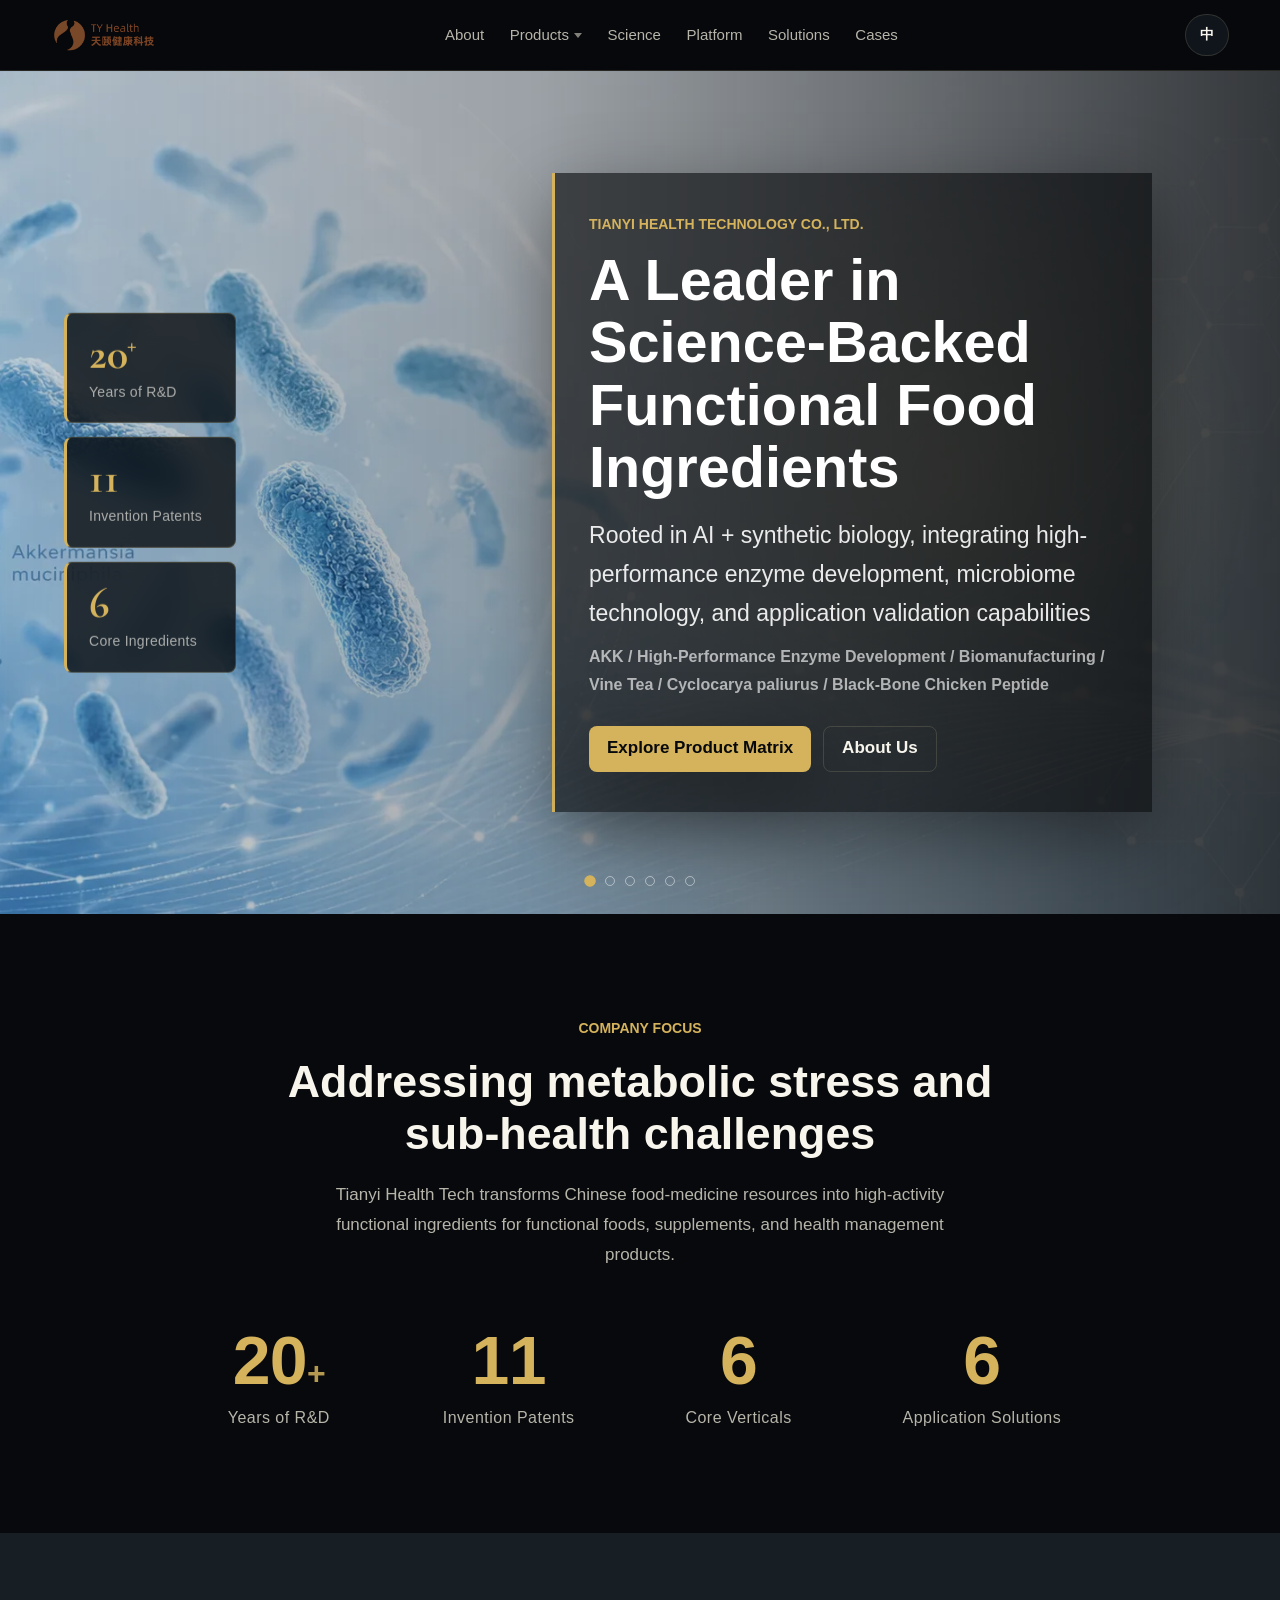
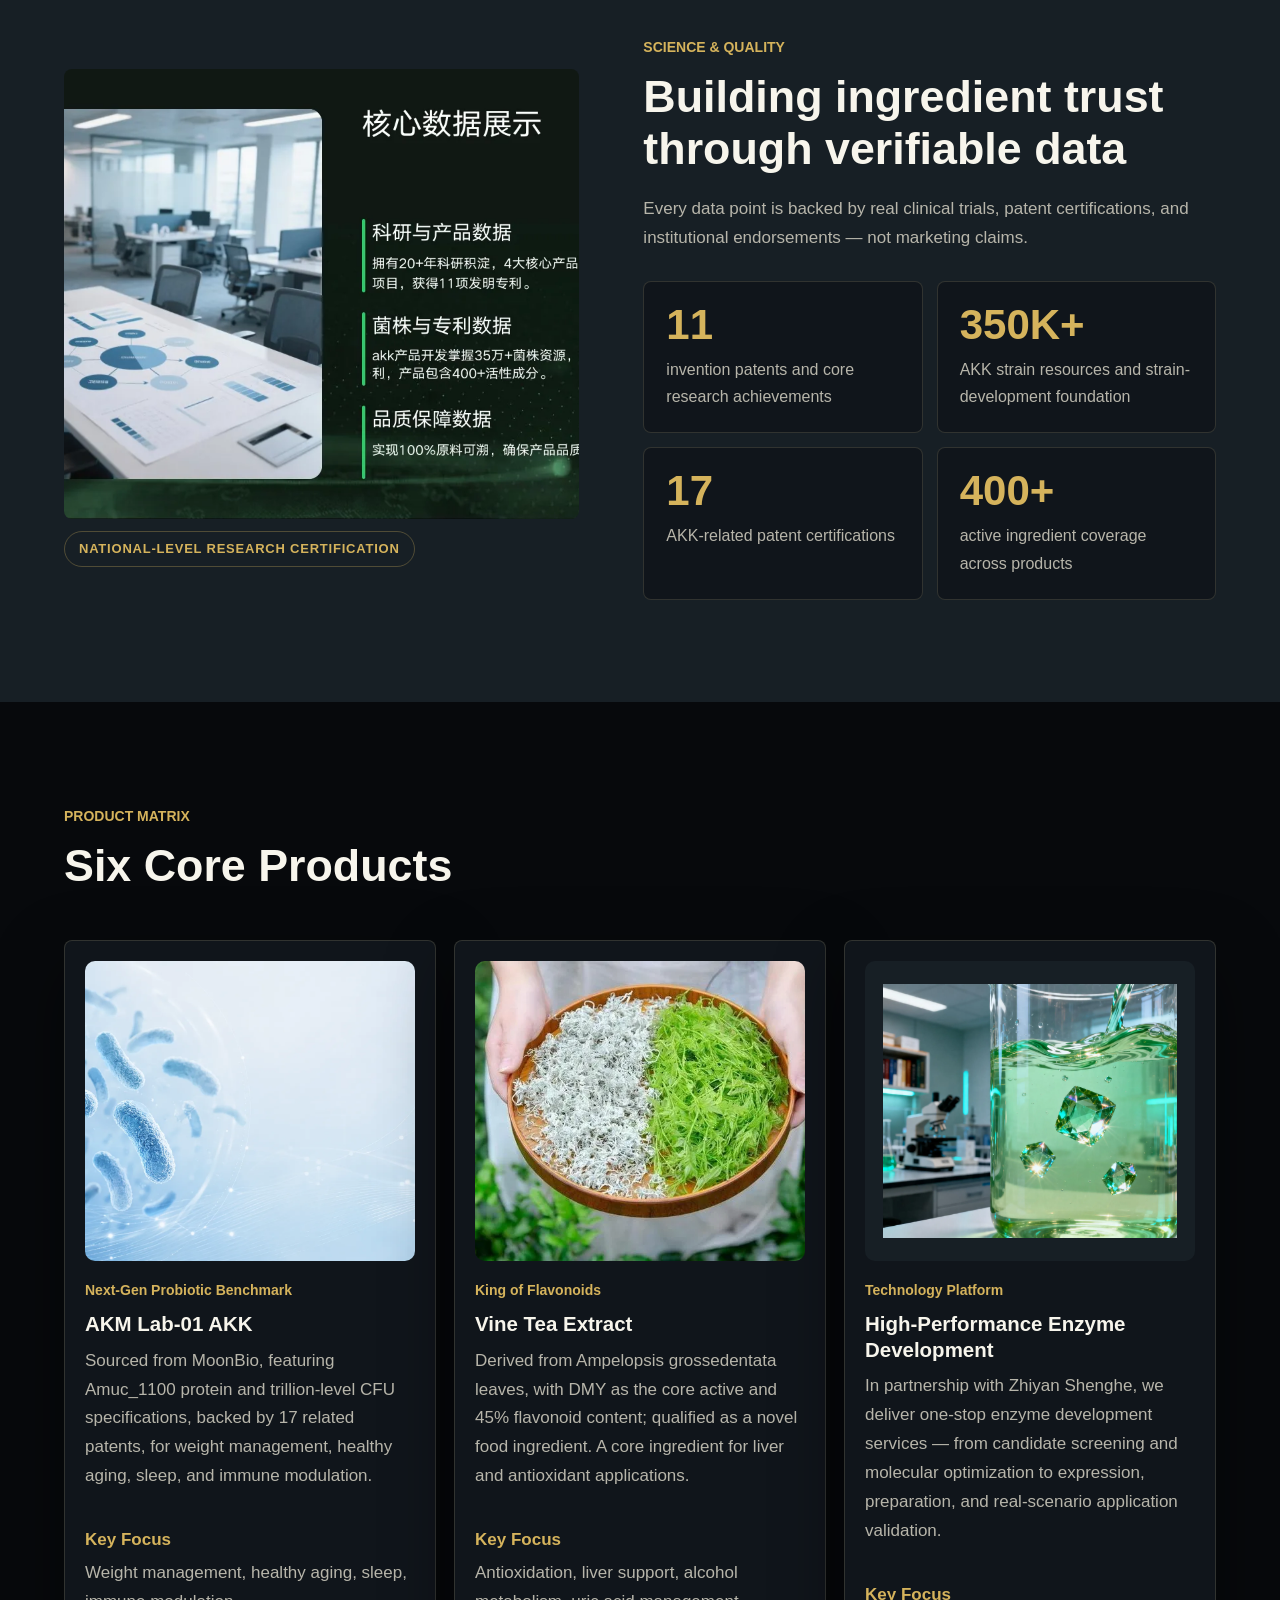
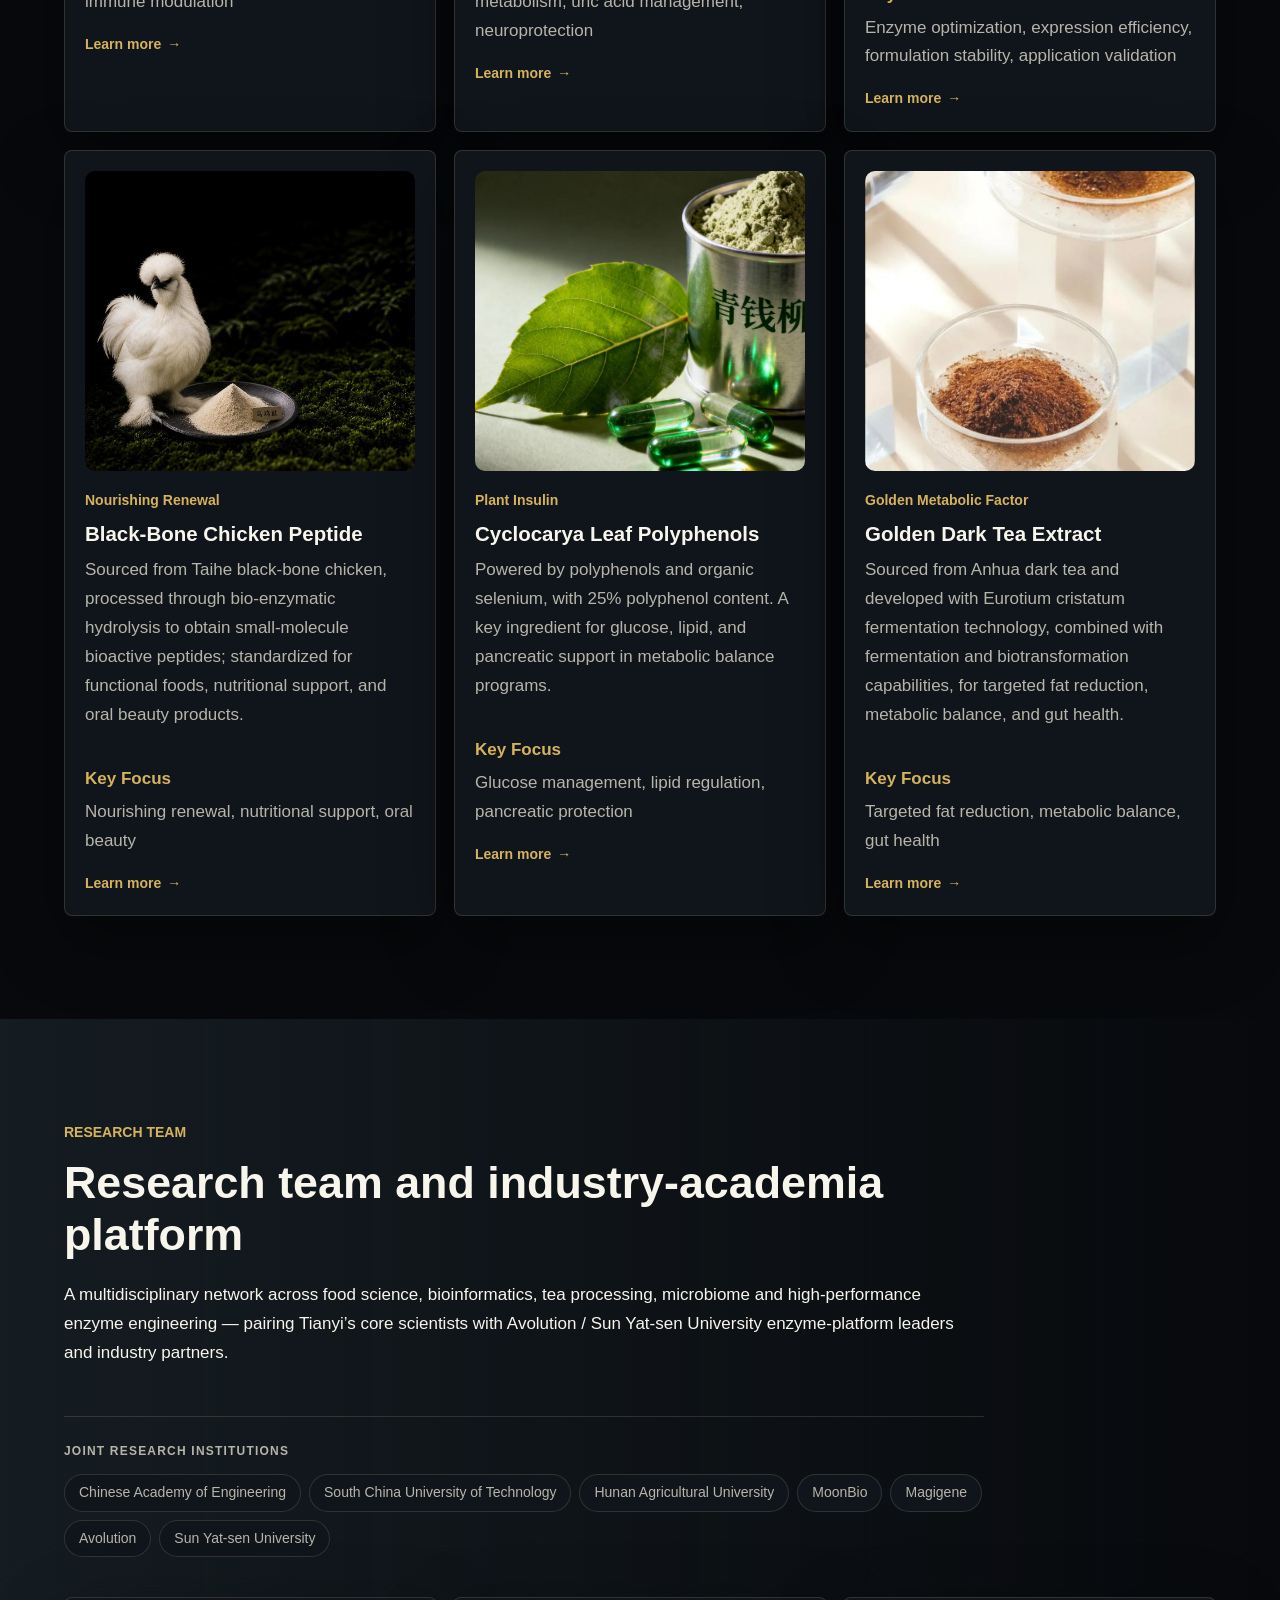
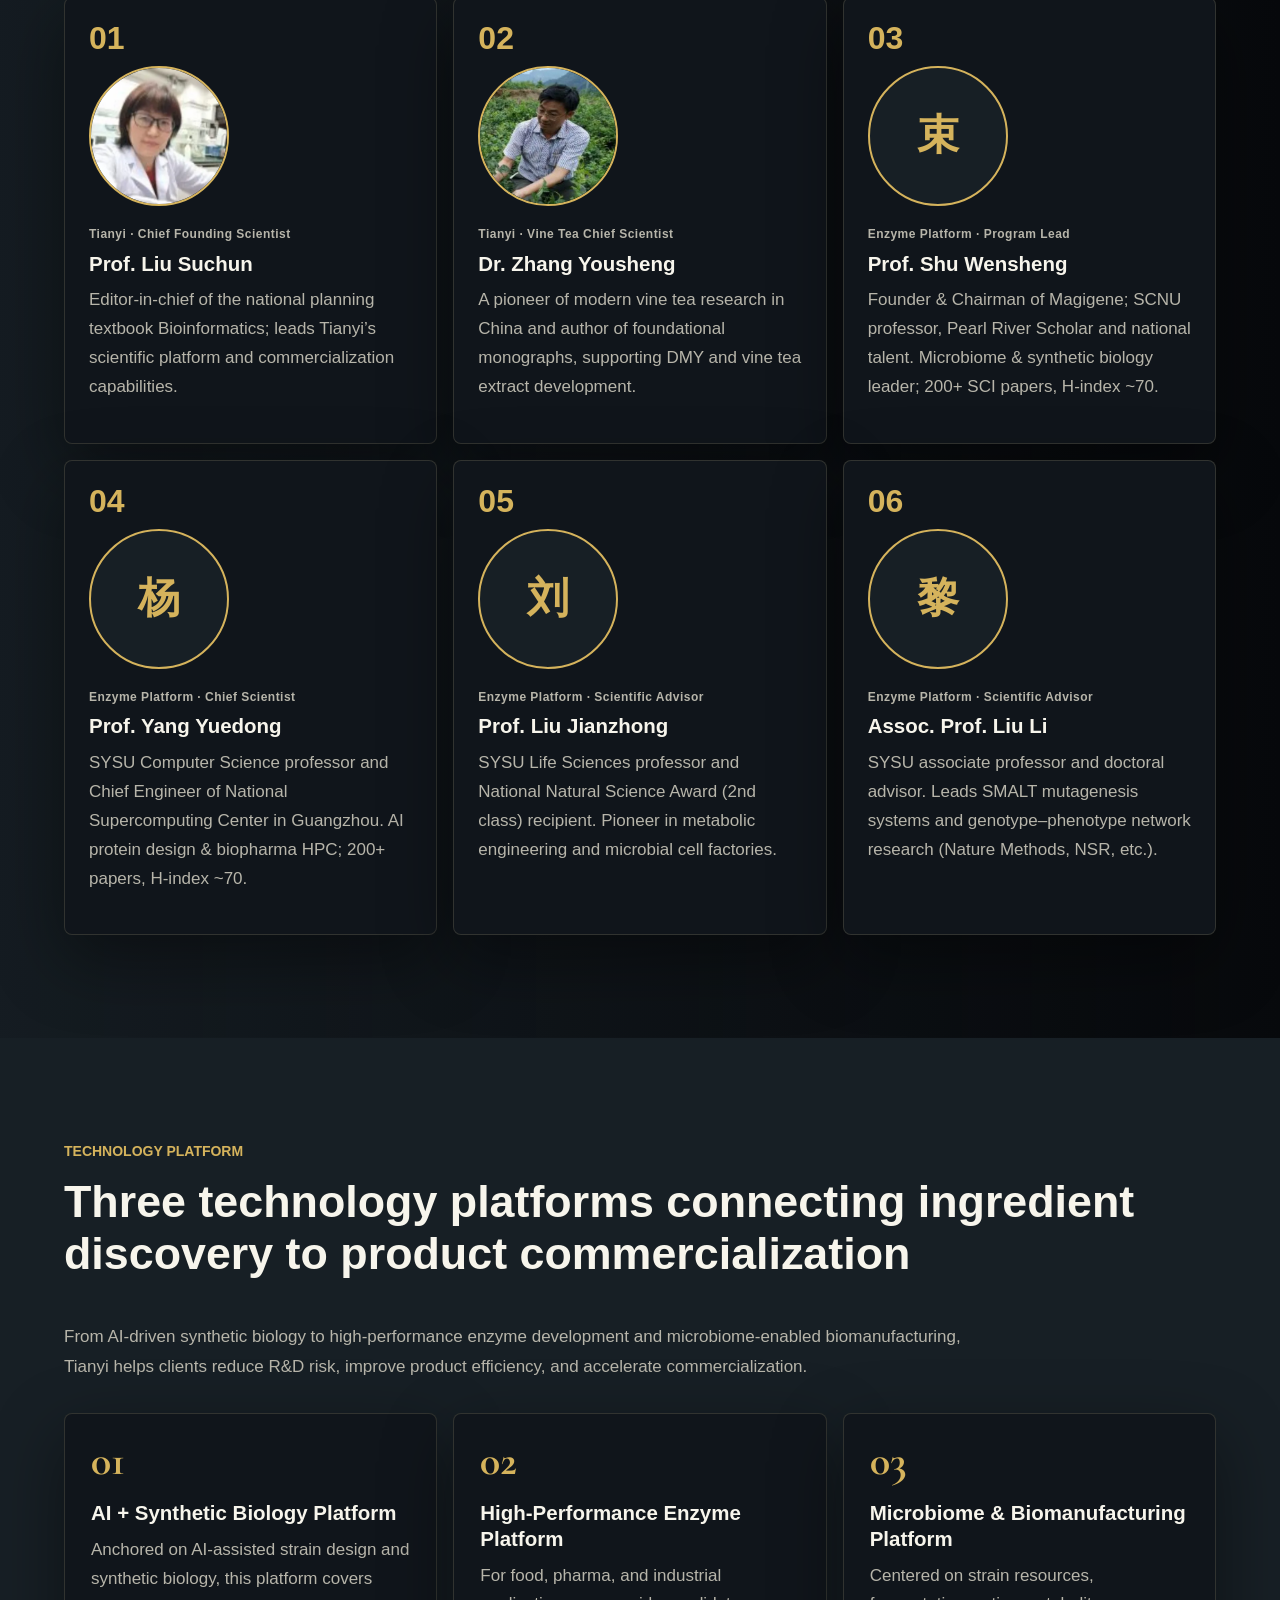
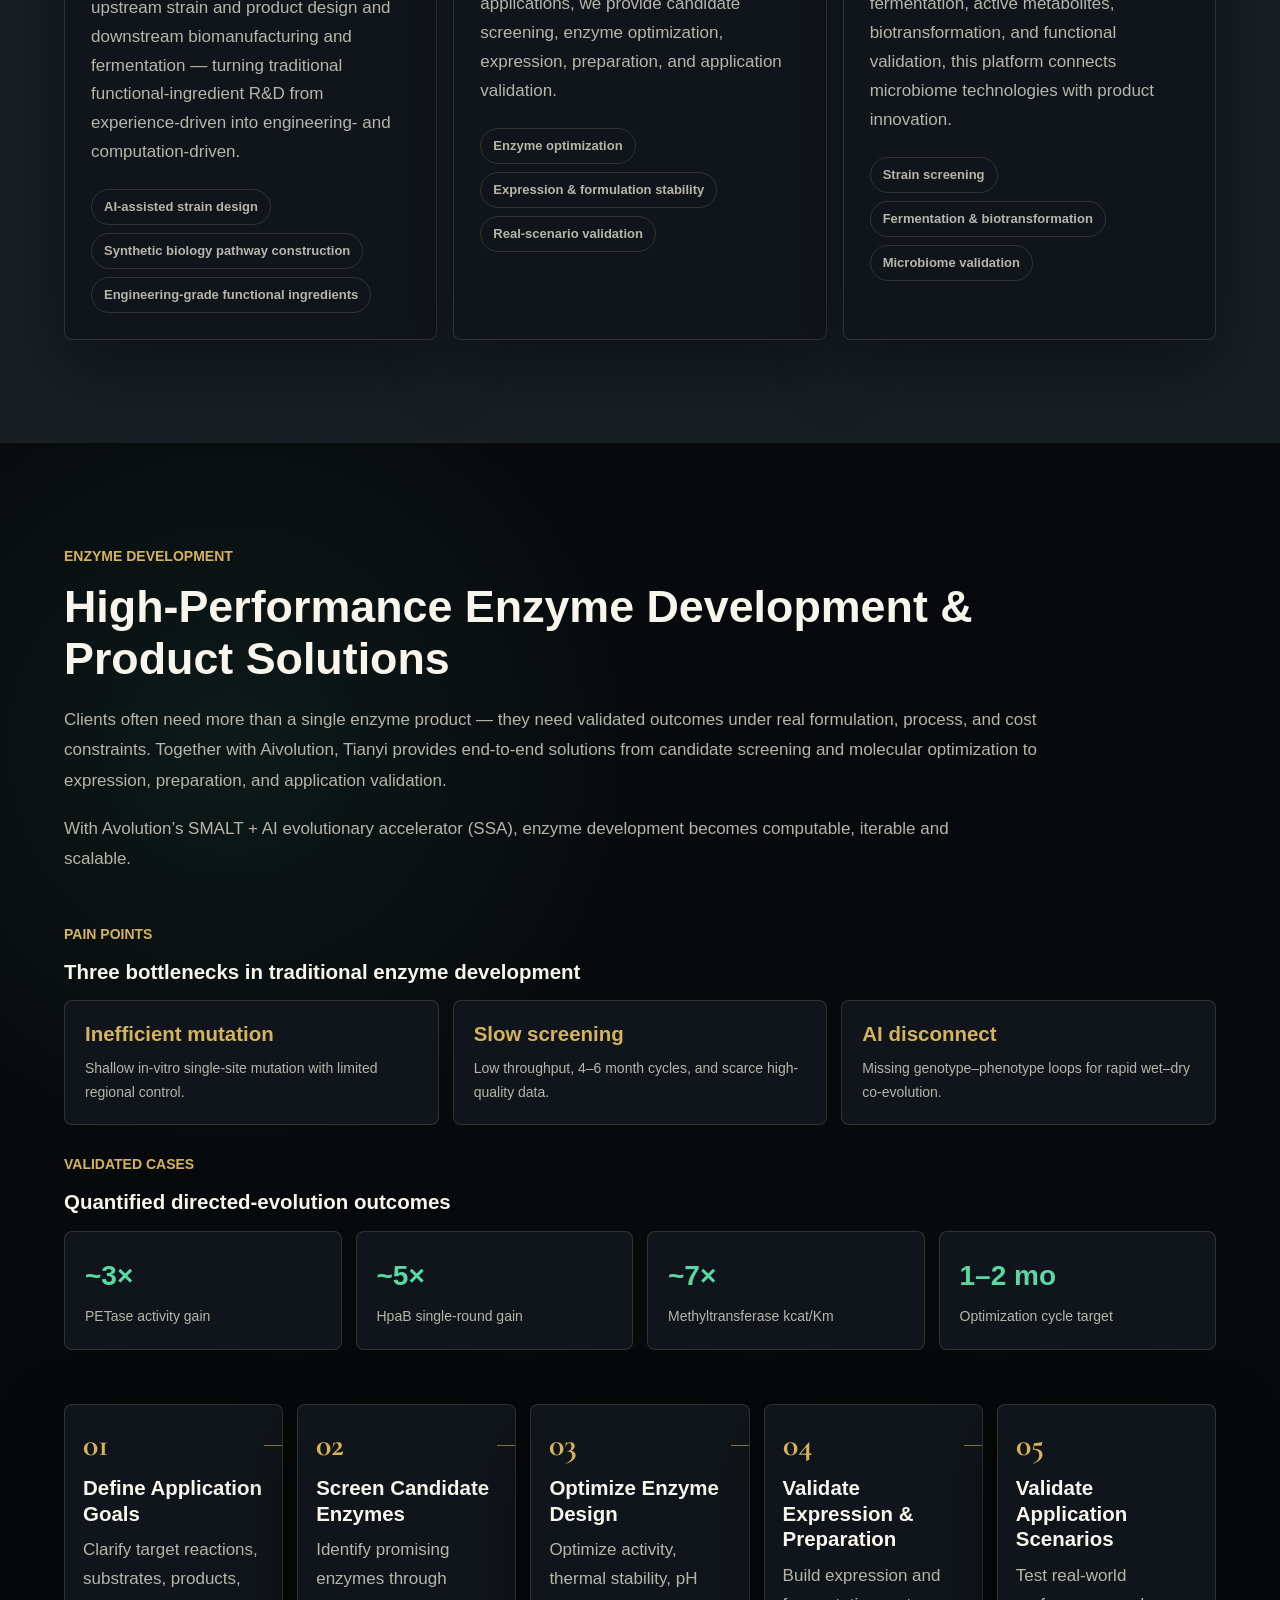
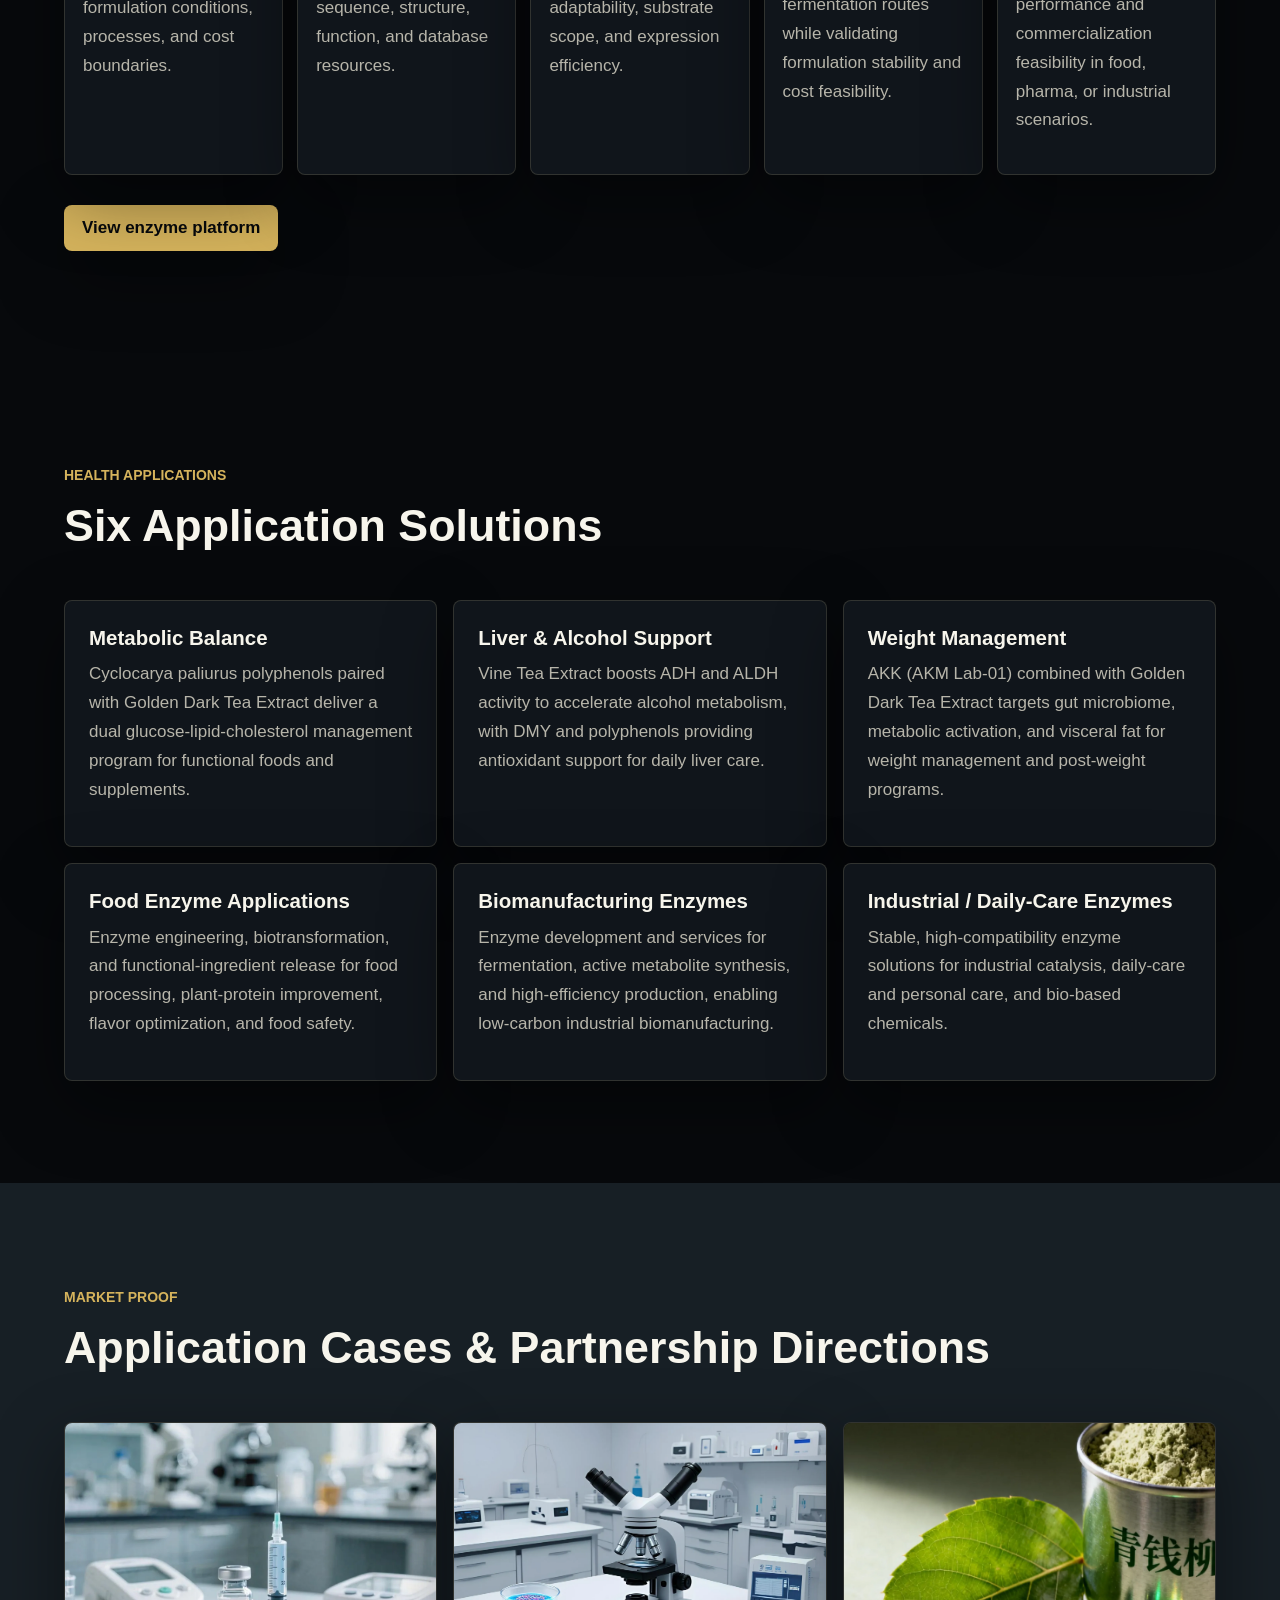
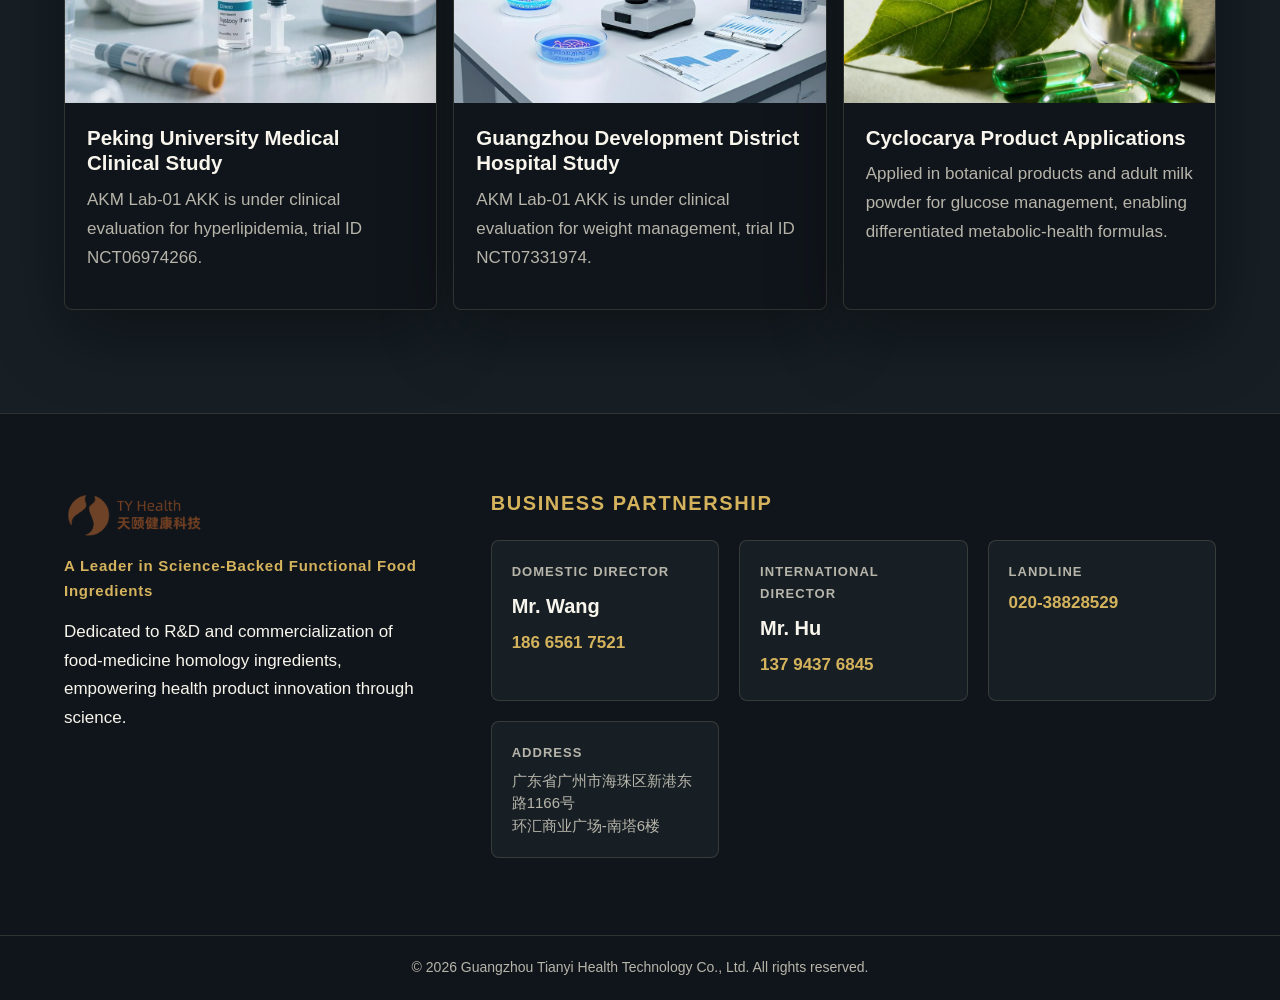
<file: index.html>
<!doctype html>
<html lang="zh-CN">
<head>
  <meta charset="utf-8">
  <meta name="viewport" content="width=device-width, initial-scale=1">
  <title>天颐健康科技 - 科技功能食品与生物制造解决方案平台</title>
  <meta name="description" content="天颐健康科技以AI+合成生物为根基，融合高性能酶开发、微生态技术、生物制造与应用验证能力，提供功能食品、营养健康、健康管理、医药与工业解决方案。">
  <meta name="keywords" content="天颐健康科技,药食同源,功能原料,功能食品,AI合成生物,合成生物,高性能酶开发,酶工程,生物制造,微生物与生物制造,食品酶,工业酶,日化酶,藤茶,藤茶提取物,二氢杨梅素,金花黑茶,金花黑茶提取物,青钱柳,青钱柳叶多酚,乌鸡肽,乌鸡,AKK菌,二代益生菌,代谢健康,三高调理,护肝解酒,体重管理">
  <meta name="robots" content="index, follow">
  <link rel="canonical" href="https://www.tyhealthtech.com/">
  <meta property="og:title" content="天颐健康科技 - 科技功能食品与生物制造解决方案平台">
  <meta property="og:description" content="以AI+合成生物为根基，融合高性能酶开发、微生态技术、生物制造与应用验证能力。">
  <meta property="og:url" content="https://www.tyhealthtech.com/">
  <meta property="og:type" content="website">
  <meta property="og:site_name" content="天颐健康科技">
  <meta property="og:locale" content="zh_CN">
  <meta name="twitter:card" content="summary_large_image">
  <meta name="twitter:title" content="天颐健康科技 - 科技功能食品与生物制造解决方案平台">
  <meta name="twitter:description" content="以AI+合成生物为根基，融合高性能酶开发、微生态技术、生物制造与应用验证能力。">
  <script type="application/ld+json">
  {
    "@context": "https://schema.org",
    "@type": "Organization",
    "name": "天颐健康科技",
    "alternateName": "Guangzhou Tianyi Health Technology",
    "url": "https://www.tyhealthtech.com/",
    "description": "科技功能食品与生物制造解决方案平台，融合AI+合成生物、高性能酶开发、微生态技术与应用验证能力",
    "address": {
      "@type": "PostalAddress",
      "streetAddress": "新港东路1166号环汇商业广场-南塔6楼",
      "addressLocality": "广州",
      "addressRegion": "广东",
      "postalCode": "510308",
      "addressCountry": "CN"
    },
    "contactPoint": [
      {
        "@type": "ContactPoint",
        "telephone": "+86-18665617521",
        "contactType": "sales",
        "contactOption": "TollFree",
        "areaServed": "CN",
        "availableLanguage": ["Chinese", "English"]
      },
      {
        "@type": "ContactPoint",
        "telephone": "+86-20-38828529",
        "contactType": "customer service",
        "contactOption": "TollFree",
        "areaServed": "CN",
        "availableLanguage": ["Chinese", "English"]
      }
    ]
  }
  </script>
  <link rel="icon" type="image/x-icon" href="/favicon.ico?v=20260531">
  <link rel="icon" type="image/png" sizes="16x16" href="assets/favicon-16.png?v=20260531">
  <link rel="icon" type="image/png" sizes="32x32" href="assets/favicon-32.png?v=20260531">
  <link rel="icon" type="image/png" sizes="48x48" href="assets/favicon-48.png?v=20260531">
  <link rel="apple-touch-icon" sizes="180x180" href="assets/favicon-180.png?v=20260531">
  <link rel="manifest" href="/site.webmanifest">
  <link rel="preconnect" href="https://fonts.googleapis.com">
  <link rel="preconnect" href="https://fonts.gstatic.com" crossorigin>
  <link href="https://fonts.googleapis.com/css2?family=Cormorant+Garamond:wght@400;600;700&family=DM+Sans:wght@300;400;500;700&display=swap" rel="stylesheet">
  <link rel="stylesheet" href="styles.css?v=20260714c"></link>
</head>
<body data-lang="zh">
  <header class="site-header">
    <a class="brand" href="#top" aria-label="天颐健康科技">
      <img class="brand-logo" src="assets/tianyi-logo-full.png?v=20260526" alt="天颐健康科技 Logo">
      <span class="brand-name" data-i18n="brand.name">天颐健康科技</span>
    </a>
    <nav class="nav">
      <a href="#about" data-i18n="nav.about">企业介绍</a>
      <div class="nav-item has-dropdown">
        <a href="#products" data-i18n="nav.products" class="nav-parent" aria-haspopup="true">产品矩阵</a>
        <div class="nav-dropdown" role="menu">
          <a href="products/akk.html" role="menuitem" data-i18n="nav.p.akk">AKM Lab-01 AKK 菌</a>
          <a href="products/tengcha.html" role="menuitem" data-i18n="nav.p.tengcha">藤茶提取物</a>
          <a href="products/enzyme.html" role="menuitem" data-i18n="nav.p.enzyme">高性能酶开发</a>
          <a href="products/wujitai.html" role="menuitem" data-i18n="nav.p.wujitai">乌鸡肽</a>
          <a href="products/qingqianliu.html" role="menuitem" data-i18n="nav.p.qingqianliu">青钱柳叶多酚</a>
          <a href="products/jinhuahongcha.html" role="menuitem" data-i18n="nav.p.jinhua">金花黑茶提取物</a>
        </div>
      </div>
      <a href="#science" data-i18n="nav.science">科研实力</a>
      <a href="#platform" data-i18n="nav.platform">技术平台</a>
      <a href="#solutions" data-i18n="nav.solutions">应用方案</a>
      <a href="#cases" data-i18n="nav.cases">市场案例</a>
    </nav>
    <div class="header-actions">
      <button class="lang-toggle" type="button" aria-label="Switch language" data-lang-toggle>EN</button>
    </div>
  </header>

  <main id="top">
    <!-- ① HERO -->
    <section class="hero" id="hero">
      <div class="hero-carousel" aria-hidden="true">
        <div class="hero-slide active" style="background-image:url('assets/AKK.webp?v=20260613')" fetchpriority="high"></div>
        <div class="hero-slide" style="background-image:url('assets/hero-tengcha-product.webp?v=20260613')"></div>
        <div class="hero-slide" style="background-image:url('assets/hero-slide-p04.webp?v=20260613')"></div>
        <div class="hero-slide" style="background-image:url('assets/hero-wujitai.webp?v=20260613')"></div>
        <div class="hero-slide" style="background-image:url('assets/hero-slide-p31.webp?v=20260613')"></div>
        <div class="hero-slide" style="background-image:url('assets/p13_01.webp?v=20260613')"></div>
      </div>
      <div class="hero-dots">
        <button class="hero-dot active" data-index="0" aria-label="第1张"></button>
        <button class="hero-dot" data-index="1" aria-label="第2张"></button>
        <button class="hero-dot" data-index="2" aria-label="第3张"></button>
        <button class="hero-dot" data-index="3" aria-label="第4张"></button>
        <button class="hero-dot" data-index="4" aria-label="第5张"></button>
        <button class="hero-dot" data-index="5" aria-label="第6张"></button>
      </div>
      <div class="hero-stats" aria-hidden="true">
        <div class="hero-stat">
          <span class="hero-stat-num">20<span class="hero-stat-sup" data-i18n="hero.stat1.sup">+</span></span>
          <span class="hero-stat-label" data-i18n="hero.stat1.label">年科研积淀</span>
        </div>
        <div class="hero-stat">
          <span class="hero-stat-num">11</span>
          <span class="hero-stat-label" data-i18n="hero.stat2.label">项发明专利</span>
        </div>
        <div class="hero-stat">
          <span class="hero-stat-num">6</span>
          <span class="hero-stat-label" data-i18n="hero.stat3.label">大核心原料</span>
        </div>
      </div>
      <div class="hero-copy">
        <p class="eyebrow" data-i18n="hero.eyebrow">天颐健康科技有限公司</p>
        <h1 data-i18n="hero.title">科技功能食品与生物制造解决方案平台</h1>
        <p class="lead" data-i18n="hero.lead">以AI+合成生物为根基，融合高性能酶开发、微生态技术与应用验证能力</p>
        <p class="hero-line" data-i18n="hero.line">AKK 菌 / 高性能酶开发 / 生物制造 / 藤茶 / 青钱柳 / 乌鸡肽</p>
        <div class="hero-actions">
          <a class="primary-btn" href="#products" data-i18n="hero.cta">查看产品矩阵</a>
          <a class="ghost-btn" href="#platform" data-i18n="hero.cta2">了解技术平台</a>
        </div>
      </div>
    </section>

    <!-- ② ABOUT / COMPANY -->
    <section class="about" id="about">
      <p class="section-kicker" data-i18n="about.kicker">Company Focus</p>
      <h2 data-i18n="about.title">从功能原料到产业解决方案，构建健康产品创新平台</h2>
      <p class="about-desc" data-i18n="about.desc">天颐健康科技专注中国药食同源资源的现代化开发，并融合高性能酶开发、微生态技术、生物制造与应用验证能力，为功能食品、营养补充剂、健康管理、医药与工业客户提供从核心原料到产业化产品的一站式解决方案。</p>
      <div class="about-stats">
        <div class="about-stat">
          <span class="about-stat-num">20<small data-i18n="about.unit1">+</small></span>
          <span class="about-stat-label" data-i18n="about.stat1">年科研积淀</span>
        </div>
        <div class="about-stat">
          <span class="about-stat-num">11<small data-i18n="about.unit2">项</small></span>
          <span class="about-stat-label" data-i18n="about.stat2">发明专利</span>
        </div>
        <div class="about-stat">
          <span class="about-stat-num">6</span>
          <span class="about-stat-label" data-i18n="about.stat3">大核心赛道</span>
        </div>
        <div class="about-stat">
          <span class="about-stat-num">6<small data-i18n="about.unit3">大</small></span>
          <span class="about-stat-label" data-i18n="about.stat4">应用方案</span>
        </div>
      </div>
    </section>

    <!-- ③ SCIENCE / DATA -->
    <section class="data-band" id="science">
      <div class="data-image">
        <img src="assets/page_06.webp?v=20260613" alt="核心数据展示" width="800" height="450" loading="lazy">
        <div class="data-image-badge">
          <span data-i18n="science.badge.label">国家级科研认证</span>
        </div>
      </div>
      <div class="data-copy">
        <p class="section-kicker" data-i18n="science.kicker">Science &amp; Quality</p>
        <h2 data-i18n="science.title">用可验证数据与平台能力建立产业信任</h2>
        <p class="data-intro" data-i18n="science.intro">每一项数据背后都是真实的临床试验、专利认证与科研机构背书，而非营销话术。</p>
        <ul class="data-list">
          <li>
            <div class="data-num-row">
              <strong data-i18n="science.num1">11</strong><span class="unit" data-i18n="science.unit1">项</span>
            </div>
            <span data-i18n="science.stat1">发明专利与核心科研成果积累</span>
          </li>
          <li>
            <div class="data-num-row">
              <strong data-i18n="science.num2">35</strong><span class="unit" data-i18n="science.unit2">万+</span>
            </div>
            <span data-i18n="science.stat2">AKK 菌株资源与菌种开发基础</span>
          </li>
          <li>
            <div class="data-num-row">
              <strong data-i18n="science.num3">17</strong><span class="unit" data-i18n="science.unit3">项</span>
            </div>
            <span data-i18n="science.stat3">AKK 相关专利认证</span>
          </li>
          <li>
            <div class="data-num-row">
              <strong data-i18n="science.num4">400</strong><span class="unit" data-i18n="science.unit4">+</span>
            </div>
            <span data-i18n="science.stat4">产品活性成分覆盖</span>
          </li>
        </ul>
      </div>
    </section>

    <!-- ④ PRODUCTS -->
    <section class="products" id="products">
      <div class="section-head">
        <div>
          <p class="section-kicker" data-i18n="products.kicker">Product Matrix</p>
          <h2 data-i18n="products.title">六大核心产品，支撑多场景健康产品创新</h2>
        </div>
      </div>
      <div class="product-grid">
        <article class="product-card">
          <a href="products/akk.html" class="product-card-link">
          <img src="assets/AKK.webp?v=20260613" alt="AKK 菌益生菌" width="400" height="300" loading="lazy">
          <span class="tag" data-i18n="products.card1.tag">二代益生菌标杆</span>
          <h3 data-i18n="products.card1.title">AKM Lab-01 AKK 菌</h3>
          <p data-i18n="products.card1.text">来源于慕恩生物，核心成分 Amuc_1100 蛋白，规格达万亿级 CFU，17 项相关专利支撑，覆盖减重、抗衰、睡眠与免疫调节。</p>
          </a>
          <dl>
            <div><dt data-i18n="products.direction">核心方向</dt><dd data-i18n="products.card1.direction">减重管理、抗衰老、睡眠、免疫调节</dd></div>
          </dl>
          <a class="card-link" href="products/akk.html" data-i18n="products.more">了解详情</a>
        </article>
        <article class="product-card">
          <a href="products/tengcha.html" class="product-card-link">
          <img src="assets/hero-tengcha-product.webp?v=20260613" alt="藤茶提取物" width="400" height="300" loading="lazy">
          <span class="tag" data-i18n="products.card2.tag">黄酮之王</span>
          <h3 data-i18n="products.card2.title">藤茶提取物</h3>
          <p data-i18n="products.card2.text">来源于显齿蛇葡萄叶，核心成分二氢杨梅素 DMY，黄酮含量达 45%，具备新食品原料资质，护肝解酒与抗氧化方向核心原料。</p>
          </a>
          <dl>
            <div><dt data-i18n="products.direction">核心方向</dt><dd data-i18n="products.card2.direction">抗氧化、护肝解酒、尿酸管理、神经保护</dd></div>
          </dl>
          <a class="card-link" href="products/tengcha.html" data-i18n="products.more">了解详情</a>
        </article>
        <article class="product-card">
          <a href="products/enzyme.html" class="product-card-link">
          <img class="contain-image" src="assets/p04_03.webp?v=20260613" alt="高性能酶开发" width="400" height="300" loading="lazy">
          <span class="tag" data-i18n="products.card3.tag">技术平台</span>
          <h3 data-i18n="products.card3.title">高性能酶开发</h3>
          <p data-i18n="products.card3.text">联合智演生合，围绕食品、医药与工业真实场景，提供从酶筛选、分子优化、表达制备到应用验证的一站式开发服务。</p>
          </a>
          <dl>
            <div><dt data-i18n="products.direction">核心方向</dt><dd data-i18n="products.card3.direction">酶分子优化、表达效率、制剂稳定性、应用验证</dd></div>
          </dl>
          <a class="card-link" href="products/enzyme.html" data-i18n="products.more">了解详情</a>
        </article>
        <article class="product-card">
          <a href="products/wujitai.html" class="product-card-link">
          <img src="assets/hero-wujitai.webp?v=20260613" alt="乌鸡肽" width="400" height="300" loading="lazy">
          <span class="tag" data-i18n="products.card4.tag">滋补焕新</span>
          <h3 data-i18n="products.card4.title">乌鸡肽</h3>
          <p data-i18n="products.card4.text">以泰和乌鸡为原料，通过生物酶解工艺获取小分子活性肽，规格化制备，适配功能性食品、营养支持与口服美容产品。</p>
          </a>
          <dl>
            <div><dt data-i18n="products.direction">核心方向</dt><dd data-i18n="products.card4.direction">滋补焕新、营养支持、口服美容</dd></div>
          </dl>
          <a class="card-link" href="products/wujitai.html" data-i18n="products.more">了解详情</a>
        </article>
        <article class="product-card">
          <a href="products/qingqianliu.html" class="product-card-link">
          <img src="assets/p31_03.webp?v=20260613" alt="青钱柳叶多酚" width="400" height="300" loading="lazy">
          <span class="tag" data-i18n="products.card5.tag">植物胰岛素</span>
          <h3 data-i18n="products.card5.title">青钱柳叶多酚</h3>
          <p data-i18n="products.card5.text">核心成分为多酚与有机硒，多酚含量达 25%，用于血糖管理、血脂调节与胰岛功能保护，是三高调理方向的关键原料。</p>
          </a>
          <dl>
            <div><dt data-i18n="products.direction">核心方向</dt><dd data-i18n="products.card5.direction">血糖管理、血脂调节、胰岛保护</dd></div>
          </dl>
          <a class="card-link" href="products/qingqianliu.html" data-i18n="products.more">了解详情</a>
        </article>
        <article class="product-card">
          <a href="products/jinhuahongcha.html" class="product-card-link">
          <img src="assets/p13_01.webp?v=20260613" alt="金花黑茶提取物" width="400" height="300" loading="lazy">
          <span class="tag" data-i18n="products.card6.tag">黄金代谢因子</span>
          <h3 data-i18n="products.card6.title">金花黑茶提取物</h3>
          <p data-i18n="products.card6.text">来源于安化黑茶，采用冠突散囊菌发酵技术，结合发酵与生物转化能力，面向靶向减脂、三高调理和肠道健康。</p>
          </a>
          <dl>
            <div><dt data-i18n="products.direction">核心方向</dt><dd data-i18n="products.card6.direction">靶向减脂、三高调理、肠道健康</dd></div>
          </dl>
          <a class="card-link" href="products/jinhuahongcha.html" data-i18n="products.more">了解详情</a>
        </article>
      </div>
    </section>

    <!-- ⑤ EXPERTS -->
    <section class="experts" id="experts">
      <div class="expert-copy">
        <p class="section-kicker" data-i18n="experts.kicker">Research Team</p>
        <h2 data-i18n="experts.title">科研团队与产学研平台</h2>
        <p data-i18n="experts.text">汇聚食品、生物信息学、茶叶深加工、微生态与高性能酶工程力量：天颐核心科学家与智演生合/中山大学酶平台领军专家协同，联合高校与生物技术伙伴推动从原料到生物制造的交叉创新。</p>
        <div class="partner-logos">
          <p class="partner-label" data-i18n="experts.partners.label">联合科研与技术伙伴</p>
          <ul class="partner-list">
            <li data-i18n="experts.partner1">中国工程院</li>
            <li data-i18n="experts.partner2">华南理工大学</li>
            <li data-i18n="experts.partner3">湖南农业大学</li>
            <li data-i18n="experts.partner4">慕恩生物</li>
            <li data-i18n="experts.partner5">美格基因</li>
            <li data-i18n="experts.partner6">智演生合</li>
            <li data-i18n="experts.partner7">中山大学</li>
          </ul>
        </div>
      </div>
      <div class="expert-list expert-list--wide">
        <article>
          <span>01</span>
          <img class="expert-avatar" src="assets/expert-liusuchun.webp?v=20260613" alt="刘素纯教授" loading="lazy">
          <p class="expert-role" data-i18n="experts.card1.role">天颐 · 首席创始人科学家</p>
          <h3 data-i18n="experts.card1.title">刘素纯教授</h3>
          <p data-i18n="experts.card1.text">国家规划教材《生物信息学》主编，长期从事科研组织与产业转化，领衔天颐科技功能食品与平台能力建设。</p>
        </article>
        <article>
          <span>02</span>
          <img class="expert-avatar" src="assets/expert-zhangyousheng.webp?v=20260613" alt="张友胜博士" loading="lazy">
          <p class="expert-role" data-i18n="experts.card2.role">天颐 · 藤茶首席科学家</p>
          <h3 data-i18n="experts.card2.title">张友胜博士</h3>
          <p data-i18n="experts.card2.text">中国藤茶现代化研究奠基人，出版《藤茶学》等专著，为藤茶提取物与二氢杨梅素方向提供关键技术支撑。</p>
        </article>
        <article>
          <span>03</span>
          <div class="expert-avatar expert-avatar--initial" aria-hidden="true">束</div>
          <p class="expert-role" data-i18n="experts.card3.role">酶平台 · 项目负责人</p>
          <h3 data-i18n="experts.card3.title">束文圣 教授</h3>
          <p data-i18n="experts.card3.text">美格基因创始人、董事长；华南师范大学教授，珠江学者、国家万人计划领军人才。长期深耕微生物组与合成生物学产业化，SCI 论文 200 余篇，H-index≈70。</p>
        </article>
        <article>
          <span>04</span>
          <div class="expert-avatar expert-avatar--initial" aria-hidden="true">杨</div>
          <p class="expert-role" data-i18n="experts.card4.role">酶平台 · 首席科学家</p>
          <h3 data-i18n="experts.card4.title">杨跃东 教授</h3>
          <p data-i18n="experts.card4.text">中山大学计算机学院教授、国家超算广州中心总工程师、国家级人才。主攻 AI 蛋白质设计与生物医药超算，论文 200 余篇，H-index≈70，成果应用于多家药企管线。</p>
        </article>
        <article>
          <span>05</span>
          <div class="expert-avatar expert-avatar--initial" aria-hidden="true">刘</div>
          <p class="expert-role" data-i18n="experts.card5.role">酶平台 · 科学顾问</p>
          <h3 data-i18n="experts.card5.title">刘建忠 教授</h3>
          <p data-i18n="experts.card5.text">中山大学生命科学学院教授，国家自然科学二等奖获得者。国内代谢工程与合成生物学先驱之一，构建多项国际领先的微生物细胞工厂与育种平台。</p>
        </article>
        <article>
          <span>06</span>
          <div class="expert-avatar expert-avatar--initial" aria-hidden="true">黎</div>
          <p class="expert-role" data-i18n="experts.card6.role">酶平台 · 科学顾问</p>
          <h3 data-i18n="experts.card6.title">刘黎 副教授</h3>
          <p data-i18n="experts.card6.text">中山大学生命科学学院副教授、博导。主导 SMALT 高效突变系统与基因型—表型网络研究，成果发表于 Nature Methods、National Science Review 等。</p>
        </article>
      </div>
    </section>

    <!-- ⑥ TECHNOLOGY PLATFORM -->
    <section class="platform" id="platform">
      <div class="section-head">
        <div>
          <p class="section-kicker" data-i18n="platform.kicker">Technology Platform</p>
          <h2 data-i18n="platform.title">三大技术平台，打通从原料发现到产品转化的关键链路</h2>
        </div>
      </div>
      <p class="platform-intro" data-i18n="platform.intro">从 AI 合成生物，到高性能酶开发，再到微生态与生物制造，天颐以多平台协同能力帮助客户降低研发风险、提升产品效率并加速商业化落地。</p>
      <div class="platform-grid">
        <article>
          <span class="platform-index">01</span>
          <h3 data-i18n="platform.card1.title">AI + 合成生物平台</h3>
          <p data-i18n="platform.card1.text">以 AI 辅助菌株设计与合成生物方法为核心，上游做菌株构建与产物设计，下游通过生物制造发酵落地活性代谢物与功能原料，让传统药食同源功能原料研发从经验驱动走向工程化与可计算。</p>
          <ul>
            <li data-i18n="platform.card1.point1">AI 辅助菌株设计</li>
            <li data-i18n="platform.card1.point2">合成生物路径构建</li>
            <li data-i18n="platform.card1.point3">功能原料工程化开发</li>
          </ul>
        </article>
        <article>
          <span class="platform-index">02</span>
          <h3 data-i18n="platform.card2.title">高性能酶平台</h3>
          <p data-i18n="platform.card2.text">面向食品、医药与工业应用，提供从候选酶筛选、酶分子优化、表达制备到应用验证的一站式开发服务。</p>
          <ul>
            <li data-i18n="platform.card2.point1">酶分子优化</li>
            <li data-i18n="platform.card2.point2">表达效率与制剂稳定性</li>
            <li data-i18n="platform.card2.point3">真实场景应用验证</li>
          </ul>
        </article>
        <article>
          <span class="platform-index">03</span>
          <h3 data-i18n="platform.card3.title">微生物与生物制造平台</h3>
          <p data-i18n="platform.card3.text">围绕菌株资源、发酵工艺、活性代谢物、生物转化和功能验证，推动微生态技术与健康产品、生物制造场景结合。</p>
          <ul>
            <li data-i18n="platform.card3.point1">菌株筛选与评价</li>
            <li data-i18n="platform.card3.point2">发酵与生物转化</li>
            <li data-i18n="platform.card3.point3">微生态功能验证</li>
          </ul>
        </article>
      </div>
    </section>

    <!-- ⑦ ENZYME SOLUTION -->
    <section class="enzyme" id="enzyme">
      <div class="enzyme-copy">
        <p class="section-kicker" data-i18n="enzyme.kicker">Enzyme Development</p>
        <h2 data-i18n="enzyme.title">高性能酶开发与产品解决方案</h2>
        <p data-i18n="enzyme.text">客户需要的往往不是单一酶产品，而是在真实配方、工艺和成本约束下可被验证的应用结果。天颐联合智演生合，围绕活性、稳定性、pH 适应性、底物谱、表达效率和制剂稳定性等关键指标，提供从候选酶筛选、分子优化、表达制备到应用验证的一站式解决方案。</p>
        <p class="enzyme-note" data-i18n="enzyme.platform.note">联合智演生合 SMALT + AI 进化加速器（SSA），把酶开发做成可计算、可迭代、可放大的工程服务。</p>
      </div>
      <div>
        <p class="section-kicker" data-i18n="enzyme.pain.kicker">Pain Points</p>
        <h3 style="margin-bottom:16px" data-i18n="enzyme.pain.title">传统酶开发的三大瓶颈</h3>
        <div class="enzyme-pain">
          <article>
            <h3 data-i18n="enzyme.pain1.title">突变低效</h3>
            <p data-i18n="enzyme.pain1.text">体外单点突变深度有限，难以精准定制功能区域。</p>
          </article>
          <article>
            <h3 data-i18n="enzyme.pain2.title">筛选缓慢</h3>
            <p data-i18n="enzyme.pain2.text">通量低、周期长达 4–6 个月，有效数据不足。</p>
          </article>
          <article>
            <h3 data-i18n="enzyme.pain3.title">AI 脱节</h3>
            <p data-i18n="enzyme.pain3.text">缺基因型—表型闭环，干湿实验难以高速自进化。</p>
          </article>
        </div>
        <p class="section-kicker" data-i18n="enzyme.cases.kicker">Validated Cases</p>
        <h3 style="margin-bottom:16px" data-i18n="enzyme.cases.title">可量化的定向进化案例</h3>
        <div class="enzyme-cases">
          <article>
            <strong data-i18n="enzyme.case1.num">~3×</strong>
            <p data-i18n="enzyme.case1.label">PETase 酶活提升</p>
          </article>
          <article>
            <strong data-i18n="enzyme.case2.num">~5×</strong>
            <p data-i18n="enzyme.case2.label">HpaB 单轮活性提升</p>
          </article>
          <article>
            <strong data-i18n="enzyme.case3.num">~7×</strong>
            <p data-i18n="enzyme.case3.label">甲基转移酶 kcat/Km</p>
          </article>
          <article>
            <strong data-i18n="enzyme.case4.num">1–2 月</strong>
            <p data-i18n="enzyme.case4.label">优化周期可压缩至</p>
          </article>
        </div>
      </div>
      <div class="enzyme-flow">
        <article><span>01</span><h3 data-i18n="enzyme.step1.title">明确应用目标</h3><p data-i18n="enzyme.step1.text">明确目标反应、底物、产物、配方环境、工艺条件和成本边界。</p></article>
        <article><span>02</span><h3 data-i18n="enzyme.step2.title">候选酶筛选</h3><p data-i18n="enzyme.step2.text">结合序列、结构、功能和数据库资源，筛选具备产业潜力的候选酶。</p></article>
        <article><span>03</span><h3 data-i18n="enzyme.step3.title">分子优化设计</h3><p data-i18n="enzyme.step3.text">围绕酶活、热稳定性、pH 适应性、底物谱和表达效率进行优化。</p></article>
        <article><span>04</span><h3 data-i18n="enzyme.step4.title">表达制备验证</h3><p data-i18n="enzyme.step4.text">建立表达体系和发酵制备路径，完成制剂稳定性与成本可行性验证。</p></article>
        <article><span>05</span><h3 data-i18n="enzyme.step5.title">应用场景验证</h3><p data-i18n="enzyme.step5.text">在食品、医药或工业真实场景中验证实际效果和商业化可行性。</p></article>
      </div>
      <div class="enzyme-actions">
        <a class="primary-btn" href="products/enzyme.html" data-i18n="enzyme.cta">查看酶平台详情</a>
      </div>
    </section>

    <!-- ⑧ SOLUTIONS -->
    <section class="solutions" id="solutions">
      <div class="section-head">
        <div>
          <p class="section-kicker" data-i18n="solutions.kicker">Health Applications</p>
          <h2 data-i18n="solutions.title">多场景应用解决方案</h2>
        </div>
      </div>
      <div class="solution-grid">
        <article><h3 data-i18n="solutions.card1.title">三高调理</h3><p data-i18n="solutions.card1.text">青钱柳叶多酚与金花黑茶提取物协同，针对血糖、血脂、胆固醇三大代谢指标构建糖脂双降方案，适配功能性食品与营养补充剂。</p></article>
        <article><h3 data-i18n="solutions.card2.title">护肝解酒</h3><p data-i18n="solutions.card2.text">藤茶提取物增强 ADH 与 ALDH 活性，加速酒精代谢；藤茶二氢杨梅素与多酚协同抗氧化，适合护肝解酒、应酬场景与日常滋补。</p></article>
        <article><h3 data-i18n="solutions.card3.title">体重管理</h3><p data-i18n="solutions.card3.text">AKK 菌（AKM Lab-01）联合金花黑茶提取物，从肠道微生态、代谢激活、内脏脂肪三个方向切入减重产品开发与减重后管理。</p></article>
        <article><h3 data-i18n="solutions.card4.title">食品酶应用</h3><p data-i18n="solutions.card4.text">面向食品加工、植物蛋白改良、风味改善、食品安全与保鲜，提供食品酶工程、生物转化和功能成分释放方案。</p></article>
        <article><h3 data-i18n="solutions.card5.title">生物制造酶</h3><p data-i18n="solutions.card5.text">面向生物制造场景，提供发酵用酶、活性代谢物合成、产物高效生产相关酶开发与服务，支撑低碳高效的工业生物制造。</p></article>
        <article><h3 data-i18n="solutions.card6.title">工业 / 日化酶</h3><p data-i18n="solutions.card6.text">面向工业催化、日化洗涤与生物基化学品方向，提供高稳定性、高适配性的工业酶解决方案。</p></article>
      </div>
    </section>

    <!-- ⑦ CASES -->
    <section class="cases" id="cases">
      <div class="section-head">
        <div>
          <p class="section-kicker" data-i18n="cases.kicker">Market Proof</p>
          <h2 data-i18n="cases.title">应用案例与合作方向</h2>
        </div>
      </div>
      <div class="case-grid">
        <article>
          <img src="assets/p30_03.webp?v=20260613" alt="临床实验室" width="400" height="280" loading="lazy">
          <h3 data-i18n="cases.card1.title">北大医疗抗高血脂症临床</h3>
          <p data-i18n="cases.card1.text">AKM Lab-01 AKK 菌开展抗高血脂症临床试验，试验编号 NCT06974266。</p>
        </article>
        <article>
          <img src="assets/p30_04.webp?v=20260613" alt="科研实验室" width="400" height="280" loading="lazy">
          <h3 data-i18n="cases.card2.title">广州开发区医院减重临床</h3>
          <p data-i18n="cases.card2.text">围绕 AKM Lab-01 AKK 菌开展减重临床试验，试验编号 NCT07331974。</p>
        </article>
        <article>
          <img src="assets/p31_03.webp?v=20260613" alt="青钱柳产品案例" width="400" height="280" loading="lazy">
          <h3 data-i18n="cases.card3.title">青钱柳产品落地</h3>
          <p data-i18n="cases.card3.text">应用于血糖管理类草本产品与成人乳粉，为糖脂管理配方提供差异化卖点。</p>
        </article>
      </div>
    </section>
  </main>

  <footer class="site-footer">
    <div class="footer-inner">
      <div class="footer-brand">
        <img class="footer-logo" src="assets/tianyi-logo-full.png?v=20260526" alt="天颐健康科技">
        <p class="footer-tagline" data-i18n="footer.tagline">科技功能食品与生物制造解决方案平台</p>
        <p class="footer-desc" data-i18n="footer.desc">专注药食同源功能原料研发与产业化，以科技赋能健康产品创新。</p>
      </div>
      <div class="footer-contact">
        <h3 data-i18n="footer.title">商务合作</h3>
        <div class="contact-list">
          <div class="contact-item">
            <span class="contact-role" data-i18n="footer.role1">国内负责人</span>
            <span class="contact-name" data-i18n="footer.name1">王先生</span>
            <a class="contact-phone" href="tel:18665617521">186 6561 7521</a>
          </div>
          <div class="contact-item">
            <span class="contact-role" data-i18n="footer.role2">国外负责人</span>
            <span class="contact-name" data-i18n="footer.name2">胡先生</span>
            <a class="contact-phone" href="tel:13794376845">137 9437 6845</a>
          </div>
          <div class="contact-item contact-item--landline">
            <span class="contact-role" data-i18n="footer.role3">公司总机</span>
            <a class="contact-phone" href="tel:+862038828529" data-i18n="footer.name3">020-38828529</a>
          </div>
          <div class="contact-item contact-item--address">
            <span class="contact-role" data-i18n="footer.address">地址</span>
            <span class="contact-address">广东省广州市海珠区新港东路1166号<br>环汇商业广场-南塔6楼</span>
          </div>
        </div>
      </div>
    </div>
    <div class="footer-bottom">
      <p data-i18n="footer.copyright">© 2026 天颐健康科技. 保留所有权利.</p>
    </div>
  </footer>

  <script src="script.js?v=20260714c"></script>
</body>
</html>
</file>
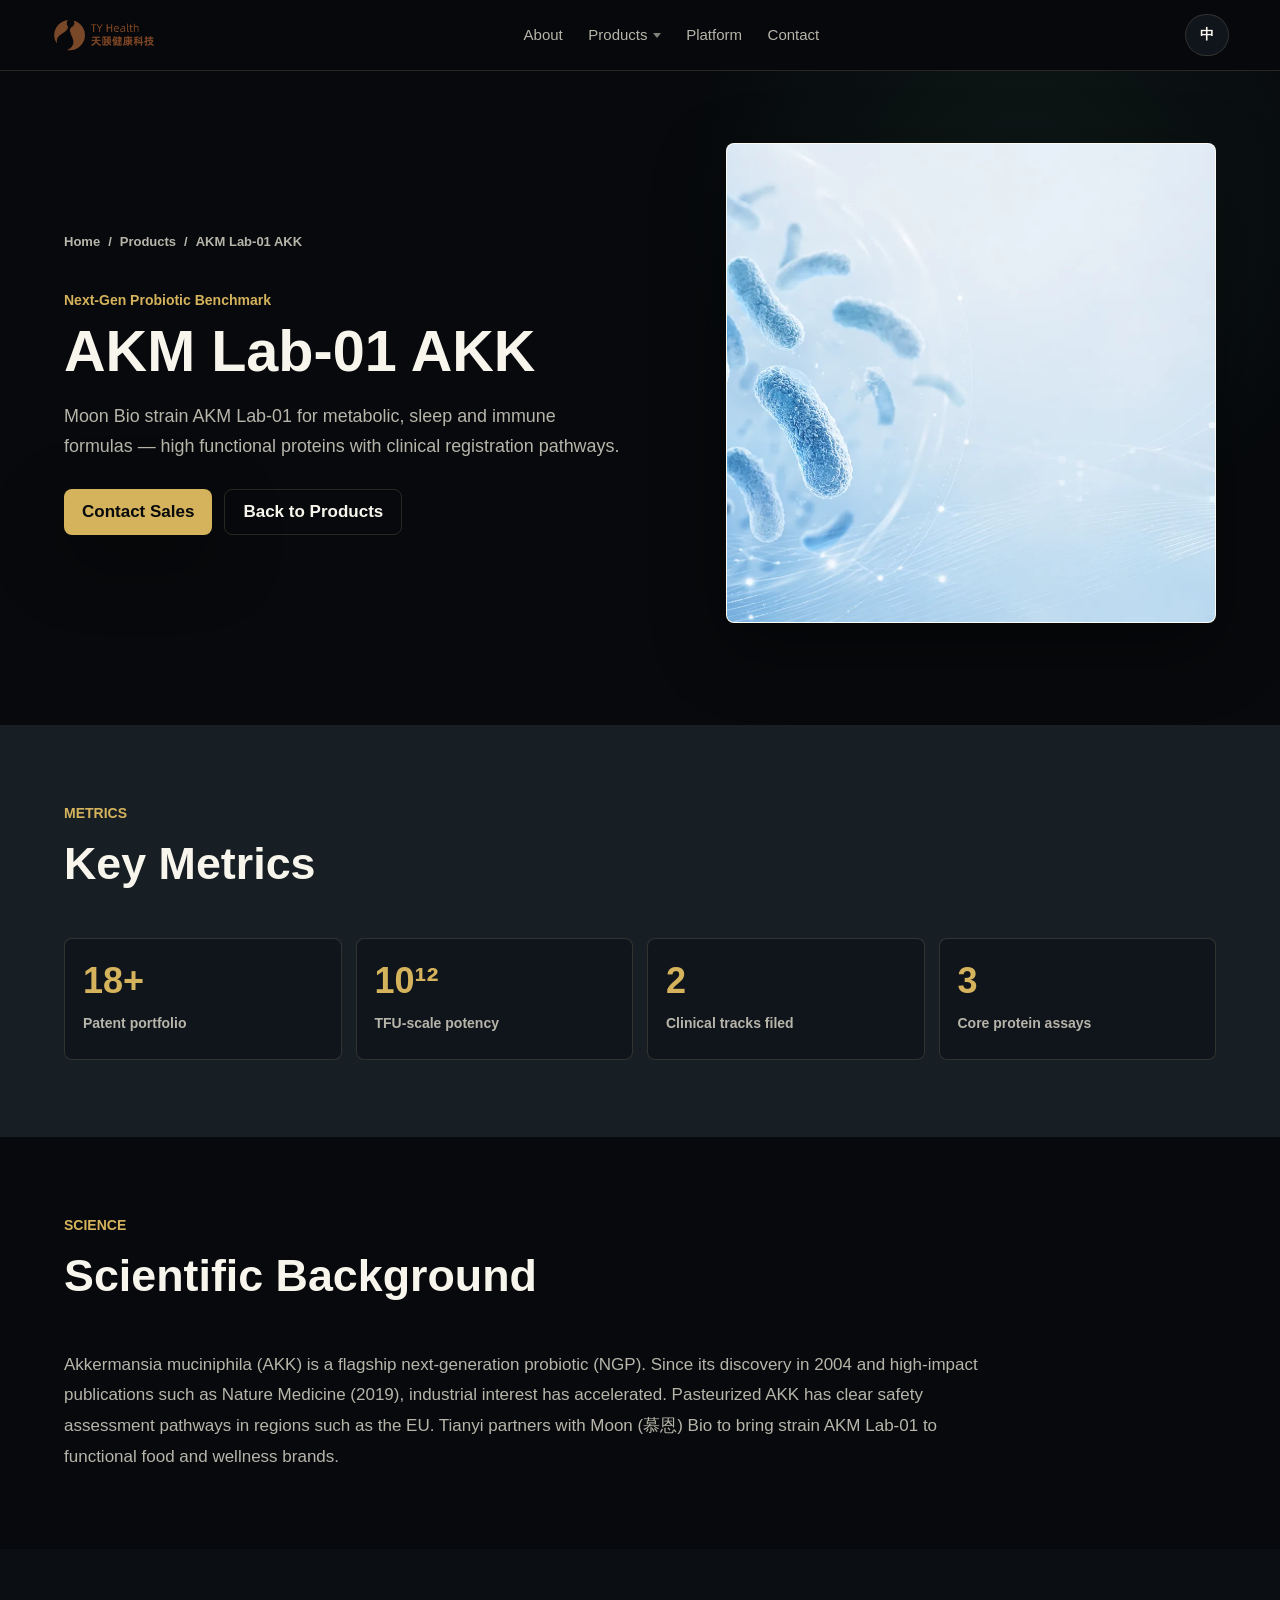
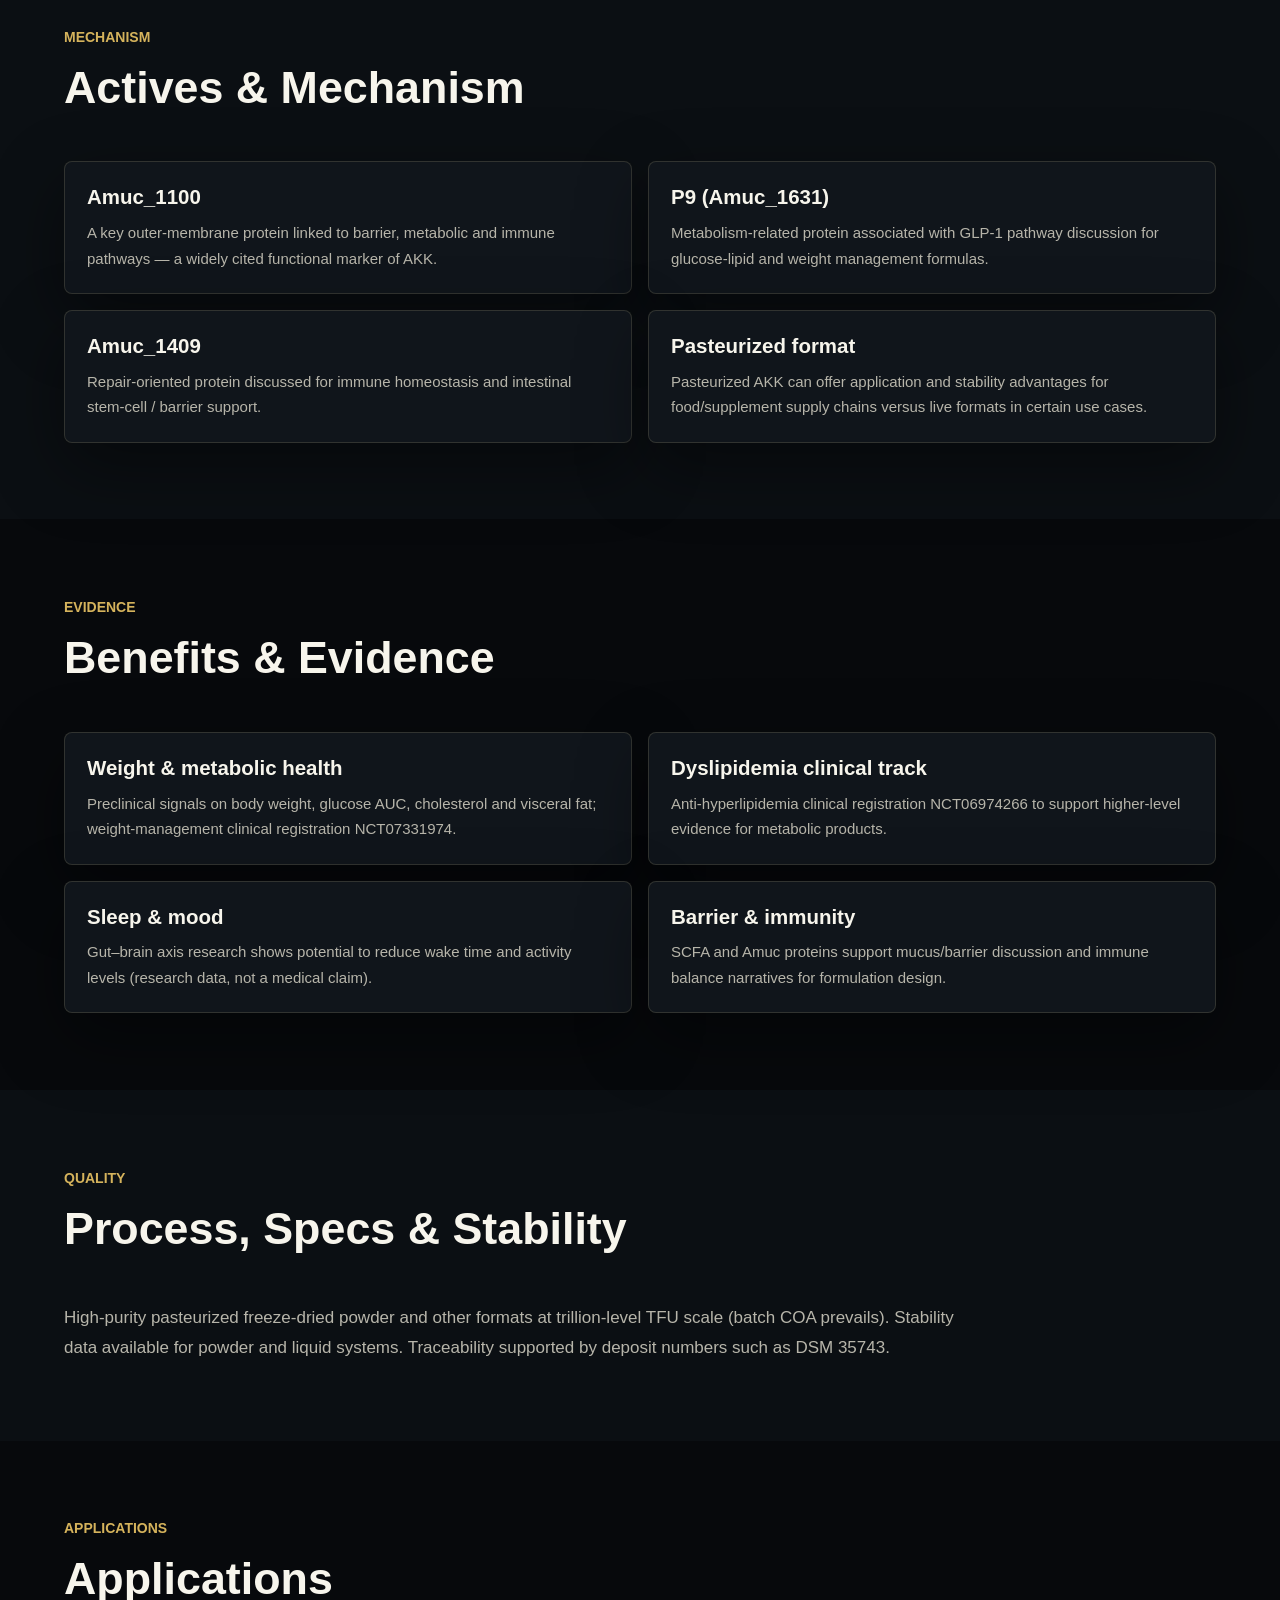
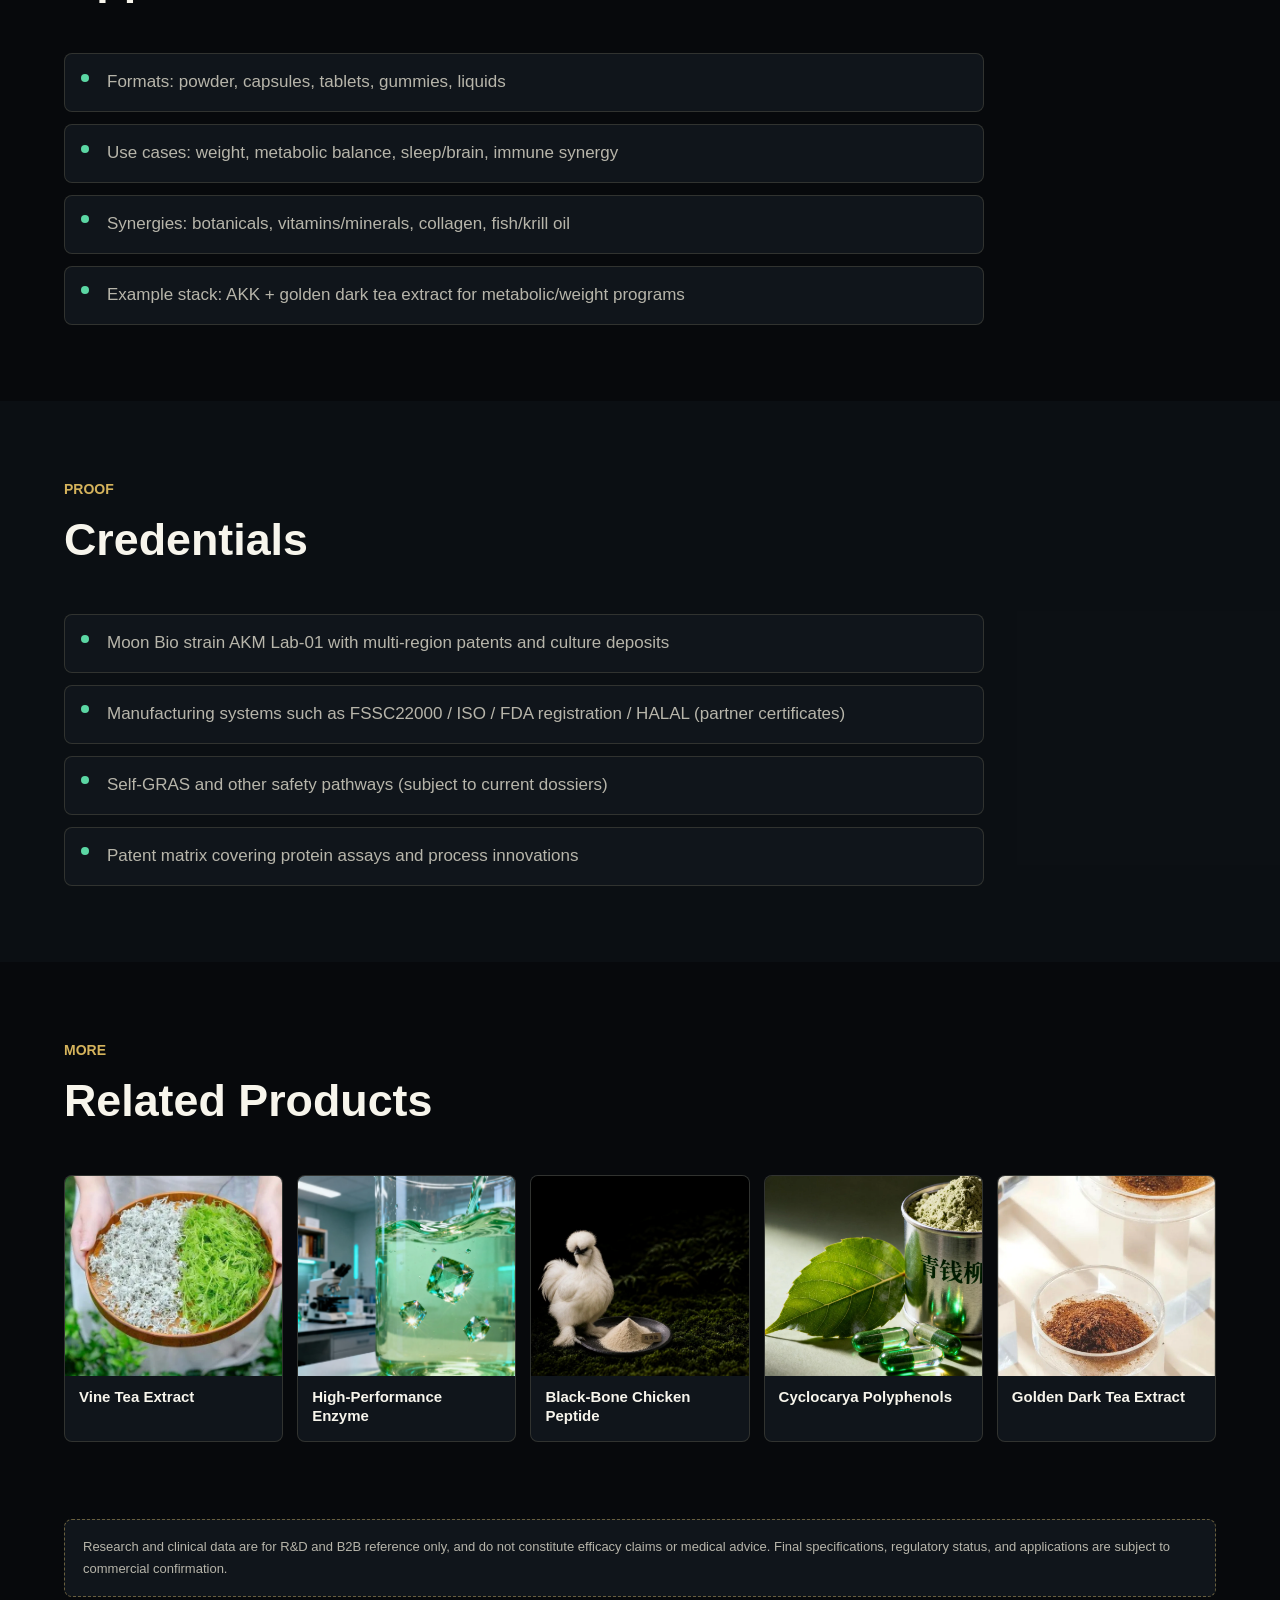
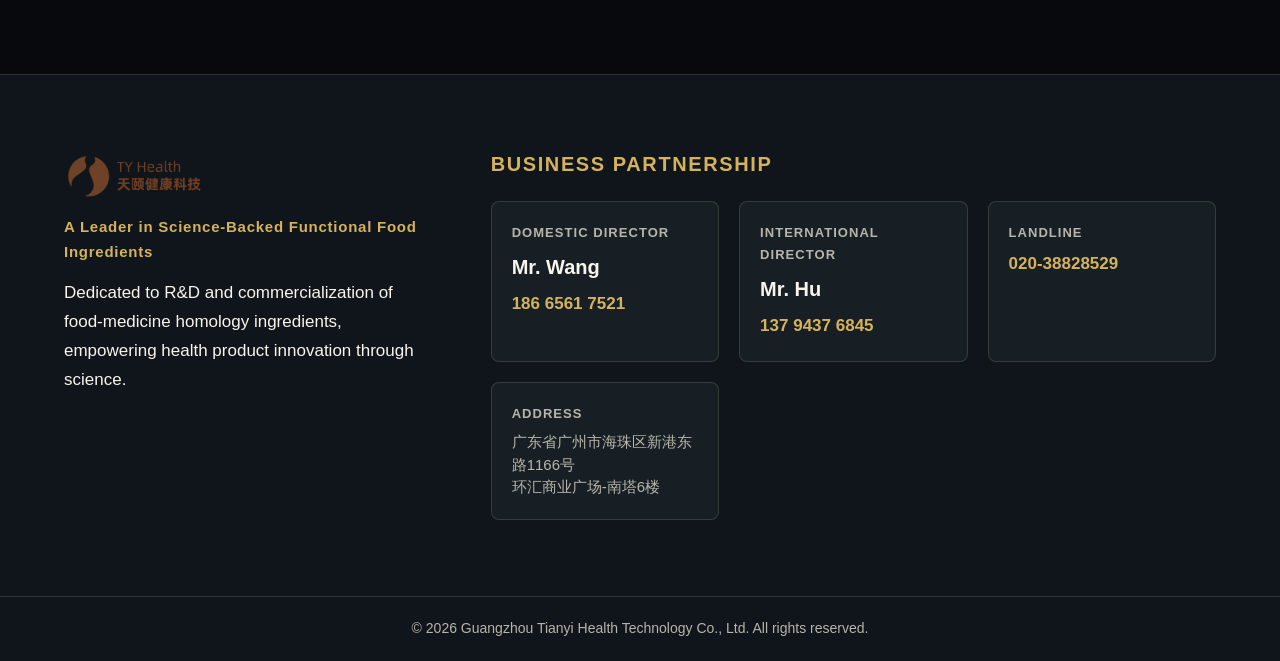
<file: products/akk.html>
<!doctype html>
<html lang="zh-CN">
<head>
  <meta charset="utf-8">
  <meta name="viewport" content="width=device-width, initial-scale=1">
  <title data-i18n="doc.title">AKM Lab-01 AKK 菌 - 天颐健康科技</title>
  <meta name="description" data-i18n-content="doc.desc" content="AKM Lab-01 嗜黏蛋白阿克曼菌（AKK）：新一代益生菌标杆原料，覆盖减重、糖脂代谢、睡眠与免疫方向，含 Amuc_1100 / P9 / Amuc_1409 核心蛋白与临床备案支持。">
  <meta name="robots" content="index, follow">
  <link rel="canonical" href="https://www.tyhealthtech.com/products/akk.html">
  <meta property="og:title" content="AKM Lab-01 AKK 菌 - 天颐健康科技">
  <meta property="og:description" content="AKM Lab-01 嗜黏蛋白阿克曼菌（AKK）：新一代益生菌标杆原料，覆盖减重、糖脂代谢、睡眠与免疫方向，含 Amuc_1100 / P9 / Amuc_1409 核心蛋白与临床备案支持。">
  <meta property="og:url" content="https://www.tyhealthtech.com/products/akk.html">
  <meta property="og:type" content="website">
  <meta property="og:site_name" content="天颐健康科技">
  <link rel="icon" type="image/x-icon" href="/favicon.ico?v=20260531">
  <link rel="preconnect" href="https://fonts.googleapis.com">
  <link rel="preconnect" href="https://fonts.gstatic.com" crossorigin>
  <link href="https://fonts.googleapis.com/css2?family=Cormorant+Garamond:wght@400;600;700&family=DM+Sans:wght@300;400;500;700&display=swap" rel="stylesheet">
  <link rel="stylesheet" href="../styles.css?v=20260714b">
</head>
<body data-lang="zh" class="product-page">
  <header class="site-header">
    <a class="brand" href="../index.html" aria-label="天颐健康科技">
      <img class="brand-logo" src="../assets/tianyi-logo-full.png?v=20260526" alt="天颐健康科技 Logo">
      <span class="brand-name" data-i18n="brand.name">天颐健康科技</span>
    </a>
    <nav class="nav">
      <a href="../index.html#about" data-i18n="pp.nav.about">企业介绍</a>
      <div class="nav-item has-dropdown">
        <a href="../index.html#products" data-i18n="pp.nav.products" class="nav-parent" aria-haspopup="true">产品矩阵</a>
        <div class="nav-dropdown" role="menu">
          <a href="akk.html" role="menuitem" data-i18n="nav.p.akk">AKM Lab-01 AKK 菌</a>
          <a href="tengcha.html" role="menuitem" data-i18n="nav.p.tengcha">藤茶提取物</a>
          <a href="enzyme.html" role="menuitem" data-i18n="nav.p.enzyme">高性能酶开发</a>
          <a href="wujitai.html" role="menuitem" data-i18n="nav.p.wujitai">乌鸡肽</a>
          <a href="qingqianliu.html" role="menuitem" data-i18n="nav.p.qingqianliu">青钱柳叶多酚</a>
          <a href="jinhuahongcha.html" role="menuitem" data-i18n="nav.p.jinhua">金花黑茶提取物</a>
        </div>
      </div>
      <a href="../index.html#platform" data-i18n="pp.nav.platform">技术平台</a>
      <a href="#contact" data-i18n="pp.nav.contact">商务合作</a>
    </nav>
    <div class="header-actions">
      <button class="lang-toggle" type="button" aria-label="Switch language" data-lang-toggle>EN</button>
    </div>
  </header>

  <main>
    <section class="pp-hero">
      <div class="pp-hero-copy">
        <nav class="breadcrumb" aria-label="breadcrumb">
          <a href="../index.html" data-i18n="pp.home">首页</a>
          <span>/</span>
          <a href="../index.html#products" data-i18n="pp.products">产品矩阵</a>
          <span>/</span>
          <span data-i18n="p.title">AKM Lab-01 AKK 菌</span>
        </nav>
        <p class="tag" data-i18n="p.tag">二代益生菌标杆</p>
        <h1 data-i18n="p.title">AKM Lab-01 AKK 菌</h1>
        <p class="lead" data-i18n="p.lead">来源于慕恩生物的嗜黏蛋白阿克曼菌 AKM Lab-01，聚焦代谢、睡眠与免疫，以高含量核心蛋白与临床备案路径服务全球健康品牌。</p>
        <div class="hero-actions">
          <a class="primary-btn" href="#contact" data-i18n="pp.cta">商务合作</a>
          <a class="ghost-btn" href="../index.html#products" data-i18n="pp.cta.back">返回产品矩阵</a>
        </div>
      </div>
      <div class="pp-hero-media">
        <img src="../assets/AKK.webp?v=20260714" alt="AKM Lab-01 AKK 菌" width="720" height="480" fetchpriority="high">
      </div>
    </section>

    <section class="pp-metrics">
      <div class="section-head"><div><p class="section-kicker">Metrics</p><h2 data-i18n="pp.metrics">关键指标</h2></div></div>
      <div class="metric-grid">
        <article class="metric-card">
          <strong>18+</strong>
          <span data-i18n="m1">海内外专利布局</span>
        </article>
        <article class="metric-card">
          <strong>10¹²</strong>
          <span data-i18n="m2">规格量级（TFU 级）</span>
        </article>
        <article class="metric-card">
          <strong>2</strong>
          <span data-i18n="m3">已备案临床方向</span>
        </article>
        <article class="metric-card">
          <strong>3</strong>
          <span data-i18n="m4">核心功效蛋白检测</span>
        </article>
      </div>
    </section>
    <section class="pp-section">
      <div class="section-head"><div><p class="section-kicker">Science</p><h2 data-i18n="s1.title">科学背景</h2></div></div>
      <p class="pp-prose" data-i18n="s1.body">嗜黏蛋白阿克曼菌（Akkermansia muciniphila，AKK）是新一代益生菌（NGPs）代表。2004 年被发现后，相关研究快速增长；2019 年 Nature Medicine 等研究推动其产业化。EFSA 等地区已对巴氏灭活 AKK 形成安全评估路径。天颐联合慕恩生物，以 AKM Lab-01 菌株服务功能食品与健康管理产品开发。</p>
      
    </section>
    <section class="pp-section">
      <div class="section-head"><div><p class="section-kicker">Mechanism</p><h2 data-i18n="s2.title">核心成分与机制</h2></div></div>
      <div class="pp-card-grid">
        <article>
          <h3 data-i18n="c1.t">Amuc_1100</h3>
          <p data-i18n="c1.d">核心膜蛋白，与肠道屏障、代谢与免疫调节密切相关，是国际研究共识中的关键功效物质之一。</p>
        </article>
        <article>
          <h3 data-i18n="c2.t">P9（Amuc_1631）</h3>
          <p data-i18n="c2.d">代谢调节相关蛋白，可参与 GLP-1 通路相关调控逻辑，面向糖脂代谢与体重管理配方。</p>
        </article>
        <article>
          <h3 data-i18n="c3.t">Amuc_1409</h3>
          <p data-i18n="c3.d">双重修复方向蛋白：支持免疫稳态相关调节，并与肠道干细胞/屏障修复研究相关。</p>
        </article>
        <article>
          <h3 data-i18n="c4.t">巴氏灭活优势</h3>
          <p data-i18n="c4.d">多项研究与内部验证显示，巴氏灭活形式在部分代谢指标与稳定性上具备产业化优势，更适配食品与补充剂供应链。</p>
        </article>
      </div>
    </section>
    <section class="pp-section">
      <div class="section-head"><div><p class="section-kicker">Evidence</p><h2 data-i18n="s3.title">功效方向与证据</h2></div></div>
      <div class="pp-card-grid">
        <article>
          <h3 data-i18n="b1.t">减重与糖脂代谢</h3>
          <p data-i18n="b1.d">临床前数据显示对体重、血糖 AUC、胆固醇与内脏脂肪等指标的改善潜力；已布局减重相关临床备案 NCT07331974。</p>
        </article>
        <article>
          <h3 data-i18n="b2.t">抗高血脂方向临床</h3>
          <p data-i18n="b2.d">抗高血脂症相关临床试验备案 NCT06974266，以高等级证据路径服务代谢健康产品。</p>
        </article>
        <article>
          <h3 data-i18n="b3.t">睡眠与情绪</h3>
          <p data-i18n="b3.d">通过肠-脑轴相关机制研究，AKM Lab-01 在降低觉醒时间与活动水平等指标上展示促眠/镇静相关潜力（研究数据）。</p>
        </article>
        <article>
          <h3 data-i18n="b4.t">肠道屏障与免疫</h3>
          <p data-i18n="b4.d">通过 SCFA、Amuc 蛋白等路径支持黏液层与屏障功能，并参与免疫平衡调节相关讨论。</p>
        </article>
      </div>
    </section>
    <section class="pp-section">
      <div class="section-head"><div><p class="section-kicker">Quality</p><h2 data-i18n="s4.title">工艺、规格与稳定性</h2></div></div>
      <p class="pp-prose" data-i18n="s4.body">提供高纯度灭活冻干粉等规格，支持万亿级 TFU 量级原料开发；冻干粉与液体制剂均有稳定性考察数据。原料纯度可达 99.99% 以上量级表述（以批次 COA 为准）。国际保藏号 DSM 35743 等提供可追溯性支持。</p>
      
    </section>
    <section class="pp-section">
      <div class="section-head"><div><p class="section-kicker">Applications</p><h2 data-i18n="s5.title">应用与复配建议</h2></div></div>
      <ul class="pp-list">
          <li data-i18n="a1">剂型：粉剂、胶囊、片剂、软糖、液体等</li>
          <li data-i18n="a2">场景：体重管理、糖脂代谢、睡眠脑健康、免疫协同</li>
          <li data-i18n="a3">复配：可与植提物、维矿、胶原、鱼油/磷虾油等协同</li>
          <li data-i18n="a4">协同案例方向：AKK + 金花黑茶提取物用于代谢与体重管理</li>
      </ul>
    </section>
    <section class="pp-section">
      <div class="section-head"><div><p class="section-kicker">Proof</p><h2 data-i18n="s6.title">资质与背书</h2></div></div>
      <ul class="pp-list">
          <li data-i18n="p1">慕恩生物合作菌株 AKM Lab-01，多国/地区专利与保藏编号支持</li>
          <li data-i18n="p2">FSSC22000、ISO、FDA 注册、HALAL 等生产与体系认证（以合作方资质为准）</li>
          <li data-i18n="p3">美国 Self-GRAS 等安全性路径（以最新法规文件为准）</li>
          <li data-i18n="p4">核心蛋白检测方法专利与工艺专利矩阵</li>
      </ul>
    </section>


    <section class="pp-related">
      <div class="section-head">
        <div>
          <p class="section-kicker">More</p>
          <h2 data-i18n="pp.related">相关产品</h2>
        </div>
      </div>
      <div class="related-grid">

        <a class="related-card" href="tengcha.html">
          <img src="../assets/hero-tengcha-product.webp?v=20260714" alt="藤茶提取物" loading="lazy" width="320" height="200">
          <h3 data-i18n="rel.tengcha">藤茶提取物</h3>
        </a>

        <a class="related-card" href="enzyme.html">
          <img src="../assets/p04_03.webp?v=20260714" alt="高性能酶开发" loading="lazy" width="320" height="200">
          <h3 data-i18n="rel.enzyme">高性能酶开发</h3>
        </a>

        <a class="related-card" href="wujitai.html">
          <img src="../assets/hero-wujitai.webp?v=20260714" alt="乌鸡肽" loading="lazy" width="320" height="200">
          <h3 data-i18n="rel.wujitai">乌鸡肽</h3>
        </a>

        <a class="related-card" href="qingqianliu.html">
          <img src="../assets/p31_03.webp?v=20260714" alt="青钱柳叶多酚" loading="lazy" width="320" height="200">
          <h3 data-i18n="rel.qingqianliu">青钱柳叶多酚</h3>
        </a>

        <a class="related-card" href="jinhuahongcha.html">
          <img src="../assets/p13_01.webp?v=20260714" alt="金花黑茶提取物" loading="lazy" width="320" height="200">
          <h3 data-i18n="rel.jinhuahongcha">金花黑茶提取物</h3>
        </a>
      </div>
    </section>

    <section class="pp-disclaimer">
      <p data-i18n="pp.disclaimer">研究与临床数据仅供研发与商务参考，不构成产品功效承诺或医疗建议。具体规格、法规与应用方案请以商务对接确认为准。</p>
    </section>
  </main>

  <footer class="site-footer" id="contact">
    <div class="footer-inner">
      <div class="footer-brand">
        <img class="footer-logo" src="../assets/tianyi-logo-full.png?v=20260526" alt="天颐健康科技">
        <p class="footer-tagline" data-i18n="footer.tagline">科技功能食品与生物制造解决方案平台</p>
        <p class="footer-desc" data-i18n="footer.desc">以药食同源功能原料为根基，融合高性能酶开发、微生态技术与应用验证能力，助力健康产品与生物制造项目落地。</p>
      </div>
      <div class="footer-contact">
        <h3 data-i18n="footer.title">商务合作</h3>
        <div class="contact-list">
          <div class="contact-item">
            <span class="contact-role" data-i18n="footer.role1">国内负责人</span>
            <span class="contact-name" data-i18n="footer.name1">王先生</span>
            <a class="contact-phone" href="tel:18665617521">186 6561 7521</a>
          </div>
          <div class="contact-item">
            <span class="contact-role" data-i18n="footer.role2">国外负责人</span>
            <span class="contact-name" data-i18n="footer.name2">胡先生</span>
            <a class="contact-phone" href="tel:13794376845">137 9437 6845</a>
          </div>
          <div class="contact-item contact-item--landline">
            <span class="contact-role" data-i18n="footer.role3">公司总机</span>
            <a class="contact-phone" href="tel:+862038828529" data-i18n="footer.name3">020-38828529</a>
          </div>
          <div class="contact-item contact-item--address">
            <span class="contact-role" data-i18n="footer.address">地址</span>
            <span class="contact-address">广东省广州市海珠区新港东路1166号<br>环汇商业广场-南塔6楼</span>
          </div>
        </div>
      </div>
    </div>
    <div class="footer-bottom">
      <p data-i18n="footer.copyright">© 2026 广州天颐健康科技有限公司. 保留所有权利.</p>
    </div>
  </footer>

  <script>
    window.PAGE_TRANSLATIONS = {
  "zh": {
    "pp.home": "首页",
    "pp.products": "产品矩阵",
    "pp.cta": "商务合作",
    "pp.cta.back": "返回产品矩阵",
    "pp.related": "相关产品",
    "pp.disclaimer": "研究与临床数据仅供研发与商务参考，不构成产品功效承诺或医疗建议。具体规格、法规与应用方案请以商务对接确认为准。",
    "pp.nav.about": "企业介绍",
    "pp.nav.products": "产品矩阵",
    "pp.nav.platform": "技术平台",
    "pp.nav.contact": "商务合作",
    "pp.metrics": "关键指标",
    "pp.science": "科学背景",
    "pp.mechanism": "核心成分与机制",
    "pp.benefits": "功效与证据",
    "pp.process": "工艺与规格",
    "pp.apps": "应用与复配",
    "pp.proof": "资质与背书",
    "pp.cases": "案例与数据",
    "pp.pain": "产业痛点",
    "pp.platform": "技术平台",
    "doc.title": "AKM Lab-01 AKK 菌 - 天颐健康科技",
    "doc.desc": "AKM Lab-01 嗜黏蛋白阿克曼菌（AKK）：新一代益生菌标杆原料，覆盖减重、糖脂代谢、睡眠与免疫方向，含 Amuc_1100 / P9 / Amuc_1409 核心蛋白与临床备案支持。",
    "m1": "海内外专利布局",
    "m2": "规格量级（TFU 级）",
    "m3": "已备案临床方向",
    "m4": "核心功效蛋白检测",
    "s1.title": "科学背景",
    "s1.body": "嗜黏蛋白阿克曼菌（Akkermansia muciniphila，AKK）是新一代益生菌（NGPs）代表。2004 年被发现后，相关研究快速增长；2019 年 Nature Medicine 等研究推动其产业化。EFSA 等地区已对巴氏灭活 AKK 形成安全评估路径。天颐联合慕恩生物，以 AKM Lab-01 菌株服务功能食品与健康管理产品开发。",
    "s2.title": "核心成分与机制",
    "c1.t": "Amuc_1100",
    "c1.d": "核心膜蛋白，与肠道屏障、代谢与免疫调节密切相关，是国际研究共识中的关键功效物质之一。",
    "c2.t": "P9（Amuc_1631）",
    "c2.d": "代谢调节相关蛋白，可参与 GLP-1 通路相关调控逻辑，面向糖脂代谢与体重管理配方。",
    "c3.t": "Amuc_1409",
    "c3.d": "双重修复方向蛋白：支持免疫稳态相关调节，并与肠道干细胞/屏障修复研究相关。",
    "c4.t": "巴氏灭活优势",
    "c4.d": "多项研究与内部验证显示，巴氏灭活形式在部分代谢指标与稳定性上具备产业化优势，更适配食品与补充剂供应链。",
    "s3.title": "功效方向与证据",
    "b1.t": "减重与糖脂代谢",
    "b1.d": "临床前数据显示对体重、血糖 AUC、胆固醇与内脏脂肪等指标的改善潜力；已布局减重相关临床备案 NCT07331974。",
    "b2.t": "抗高血脂方向临床",
    "b2.d": "抗高血脂症相关临床试验备案 NCT06974266，以高等级证据路径服务代谢健康产品。",
    "b3.t": "睡眠与情绪",
    "b3.d": "通过肠-脑轴相关机制研究，AKM Lab-01 在降低觉醒时间与活动水平等指标上展示促眠/镇静相关潜力（研究数据）。",
    "b4.t": "肠道屏障与免疫",
    "b4.d": "通过 SCFA、Amuc 蛋白等路径支持黏液层与屏障功能，并参与免疫平衡调节相关讨论。",
    "s4.title": "工艺、规格与稳定性",
    "s4.body": "提供高纯度灭活冻干粉等规格，支持万亿级 TFU 量级原料开发；冻干粉与液体制剂均有稳定性考察数据。原料纯度可达 99.99% 以上量级表述（以批次 COA 为准）。国际保藏号 DSM 35743 等提供可追溯性支持。",
    "s5.title": "应用与复配建议",
    "a1": "剂型：粉剂、胶囊、片剂、软糖、液体等",
    "a2": "场景：体重管理、糖脂代谢、睡眠脑健康、免疫协同",
    "a3": "复配：可与植提物、维矿、胶原、鱼油/磷虾油等协同",
    "a4": "协同案例方向：AKK + 金花黑茶提取物用于代谢与体重管理",
    "s6.title": "资质与背书",
    "p1": "慕恩生物合作菌株 AKM Lab-01，多国/地区专利与保藏编号支持",
    "p2": "FSSC22000、ISO、FDA 注册、HALAL 等生产与体系认证（以合作方资质为准）",
    "p3": "美国 Self-GRAS 等安全性路径（以最新法规文件为准）",
    "p4": "核心蛋白检测方法专利与工艺专利矩阵",
    "rel.akk": "AKM Lab-01 AKK 菌",
    "rel.tengcha": "藤茶提取物",
    "rel.enzyme": "高性能酶开发",
    "rel.wujitai": "乌鸡肽",
    "rel.qingqianliu": "青钱柳叶多酚",
    "rel.jinhuahongcha": "金花黑茶提取物",
    "p.title": "AKM Lab-01 AKK 菌",
    "p.tag": "二代益生菌标杆",
    "p.lead": "来源于慕恩生物的嗜黏蛋白阿克曼菌 AKM Lab-01，聚焦代谢、睡眠与免疫，以高含量核心蛋白与临床备案路径服务全球健康品牌。",
    "p.meta": "AKM Lab-01 嗜黏蛋白阿克曼菌（AKK）：新一代益生菌标杆原料，覆盖减重、糖脂代谢、睡眠与免疫方向，含 Amuc_1100 / P9 / Amuc_1409 核心蛋白与临床备案支持。"
  },
  "en": {
    "pp.home": "Home",
    "pp.products": "Products",
    "pp.cta": "Contact Sales",
    "pp.cta.back": "Back to Products",
    "pp.related": "Related Products",
    "pp.disclaimer": "Research and clinical data are for R&D and B2B reference only, and do not constitute efficacy claims or medical advice. Final specifications, regulatory status, and applications are subject to commercial confirmation.",
    "pp.nav.about": "About",
    "pp.nav.products": "Products",
    "pp.nav.platform": "Platform",
    "pp.nav.contact": "Contact",
    "pp.metrics": "Key Metrics",
    "pp.science": "Scientific Background",
    "pp.mechanism": "Actives & Mechanism",
    "pp.benefits": "Benefits & Evidence",
    "pp.process": "Process & Specs",
    "pp.apps": "Applications",
    "pp.proof": "Credentials",
    "pp.cases": "Cases & Data",
    "pp.pain": "Industry Pain Points",
    "pp.platform": "Technology Platform",
    "doc.title": "AKM Lab-01 AKK - Tianyi Health Tech",
    "doc.desc": "AKM Lab-01 Akkermansia muciniphila (AKK): next-gen probiotic ingredient for weight, metabolic, sleep and immune formulations, with key proteins Amuc_1100 / P9 / Amuc_1409 and clinical registrations.",
    "m1": "Patent portfolio",
    "m2": "TFU-scale potency",
    "m3": "Clinical tracks filed",
    "m4": "Core protein assays",
    "s1.title": "Scientific Background",
    "s1.body": "Akkermansia muciniphila (AKK) is a flagship next-generation probiotic (NGP). Since its discovery in 2004 and high-impact publications such as Nature Medicine (2019), industrial interest has accelerated. Pasteurized AKK has clear safety assessment pathways in regions such as the EU. Tianyi partners with Moon (慕恩) Bio to bring strain AKM Lab-01 to functional food and wellness brands.",
    "s2.title": "Actives & Mechanism",
    "c1.t": "Amuc_1100",
    "c1.d": "A key outer-membrane protein linked to barrier, metabolic and immune pathways — a widely cited functional marker of AKK.",
    "c2.t": "P9 (Amuc_1631)",
    "c2.d": "Metabolism-related protein associated with GLP-1 pathway discussion for glucose-lipid and weight management formulas.",
    "c3.t": "Amuc_1409",
    "c3.d": "Repair-oriented protein discussed for immune homeostasis and intestinal stem-cell / barrier support.",
    "c4.t": "Pasteurized format",
    "c4.d": "Pasteurized AKK can offer application and stability advantages for food/supplement supply chains versus live formats in certain use cases.",
    "s3.title": "Benefits & Evidence",
    "b1.t": "Weight & metabolic health",
    "b1.d": "Preclinical signals on body weight, glucose AUC, cholesterol and visceral fat; weight-management clinical registration NCT07331974.",
    "b2.t": "Dyslipidemia clinical track",
    "b2.d": "Anti-hyperlipidemia clinical registration NCT06974266 to support higher-level evidence for metabolic products.",
    "b3.t": "Sleep & mood",
    "b3.d": "Gut–brain axis research shows potential to reduce wake time and activity levels (research data, not a medical claim).",
    "b4.t": "Barrier & immunity",
    "b4.d": "SCFA and Amuc proteins support mucus/barrier discussion and immune balance narratives for formulation design.",
    "s4.title": "Process, Specs & Stability",
    "s4.body": "High-purity pasteurized freeze-dried powder and other formats at trillion-level TFU scale (batch COA prevails). Stability data available for powder and liquid systems. Traceability supported by deposit numbers such as DSM 35743.",
    "s5.title": "Applications",
    "a1": "Formats: powder, capsules, tablets, gummies, liquids",
    "a2": "Use cases: weight, metabolic balance, sleep/brain, immune synergy",
    "a3": "Synergies: botanicals, vitamins/minerals, collagen, fish/krill oil",
    "a4": "Example stack: AKK + golden dark tea extract for metabolic/weight programs",
    "s6.title": "Credentials",
    "p1": "Moon Bio strain AKM Lab-01 with multi-region patents and culture deposits",
    "p2": "Manufacturing systems such as FSSC22000 / ISO / FDA registration / HALAL (partner certificates)",
    "p3": "Self-GRAS and other safety pathways (subject to current dossiers)",
    "p4": "Patent matrix covering protein assays and process innovations",
    "rel.akk": "AKM Lab-01 AKK",
    "rel.tengcha": "Vine Tea Extract",
    "rel.enzyme": "High-Performance Enzyme",
    "rel.wujitai": "Black-Bone Chicken Peptide",
    "rel.qingqianliu": "Cyclocarya Polyphenols",
    "rel.jinhuahongcha": "Golden Dark Tea Extract",
    "p.title": "AKM Lab-01 AKK",
    "p.tag": "Next-Gen Probiotic Benchmark",
    "p.lead": "Moon Bio strain AKM Lab-01 for metabolic, sleep and immune formulas — high functional proteins with clinical registration pathways.",
    "p.meta": "AKM Lab-01 Akkermansia muciniphila (AKK): next-gen probiotic ingredient for weight, metabolic, sleep and immune formulations, with key proteins Amuc_1100 / P9 / Amuc_1409 and clinical registrations."
  }
};
  </script>
  <script src="../script.js?v=20260714b"></script>
</body>
</html>
</file>
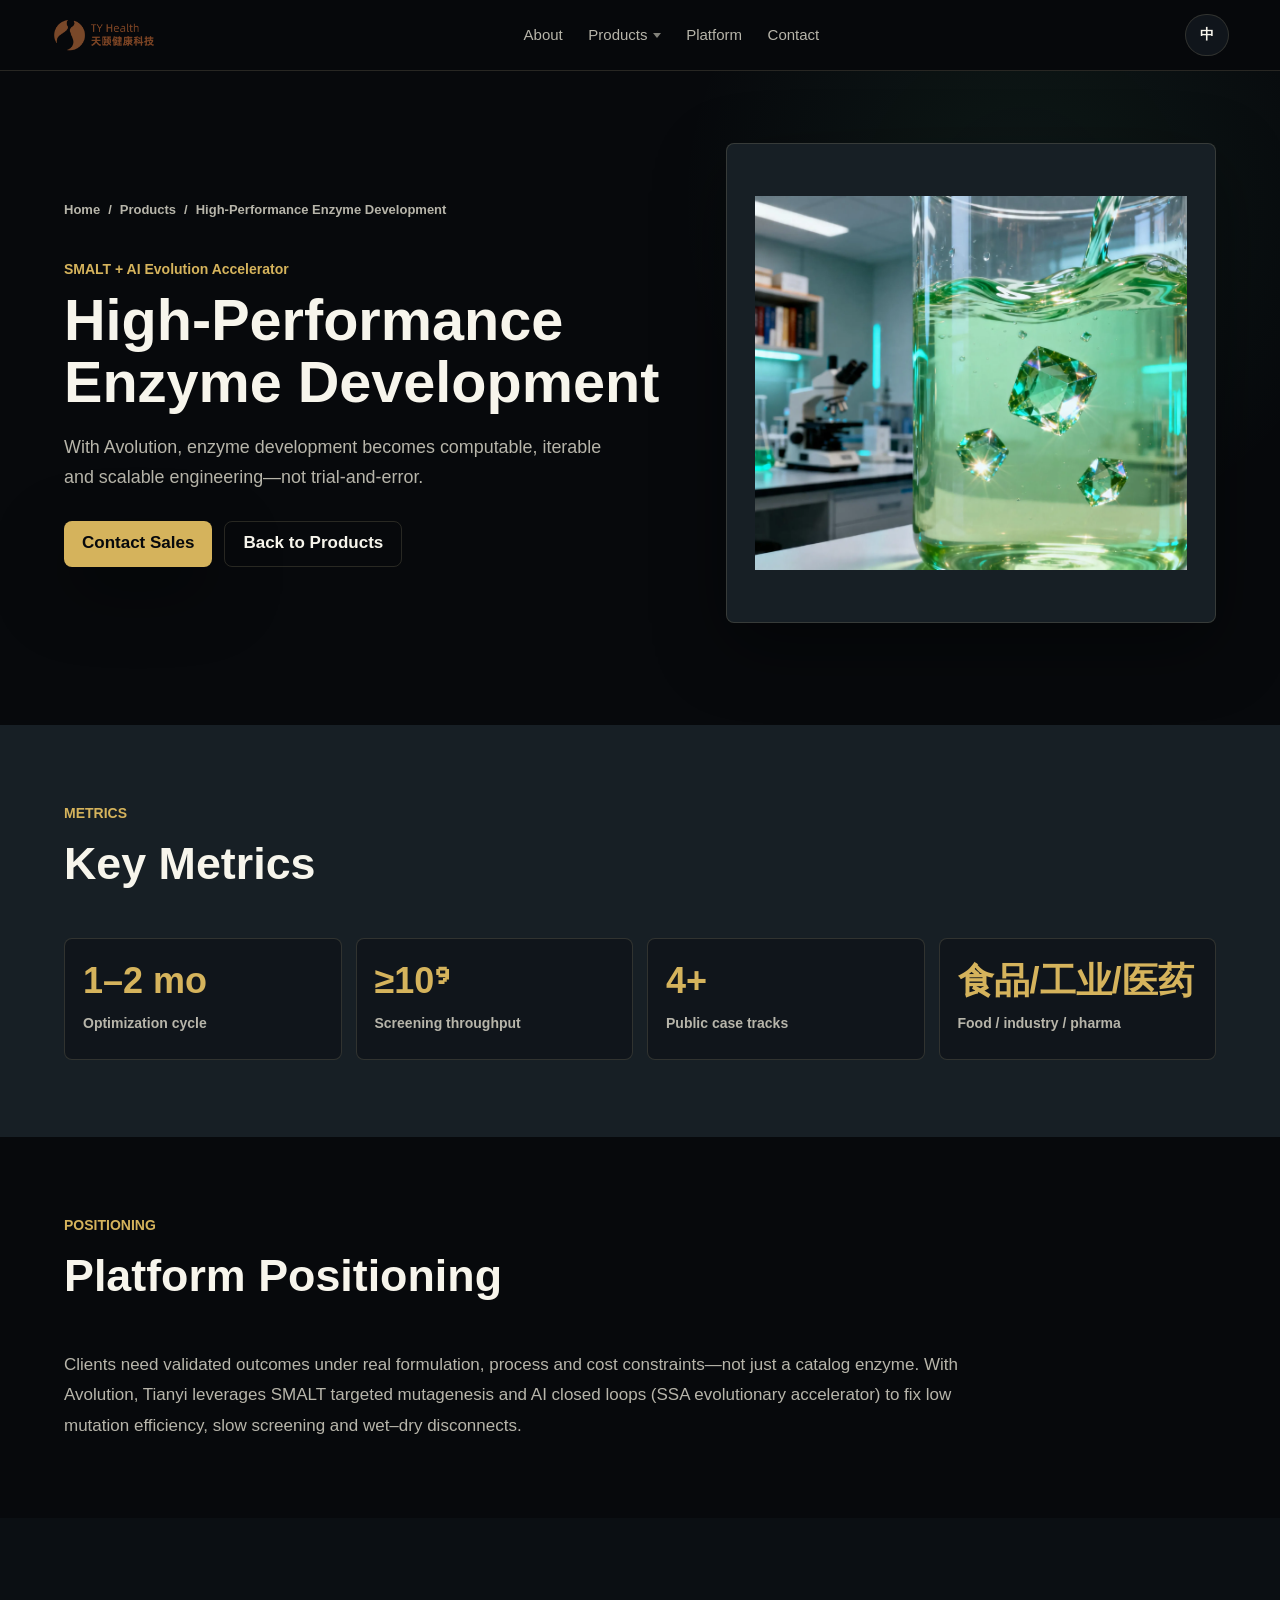
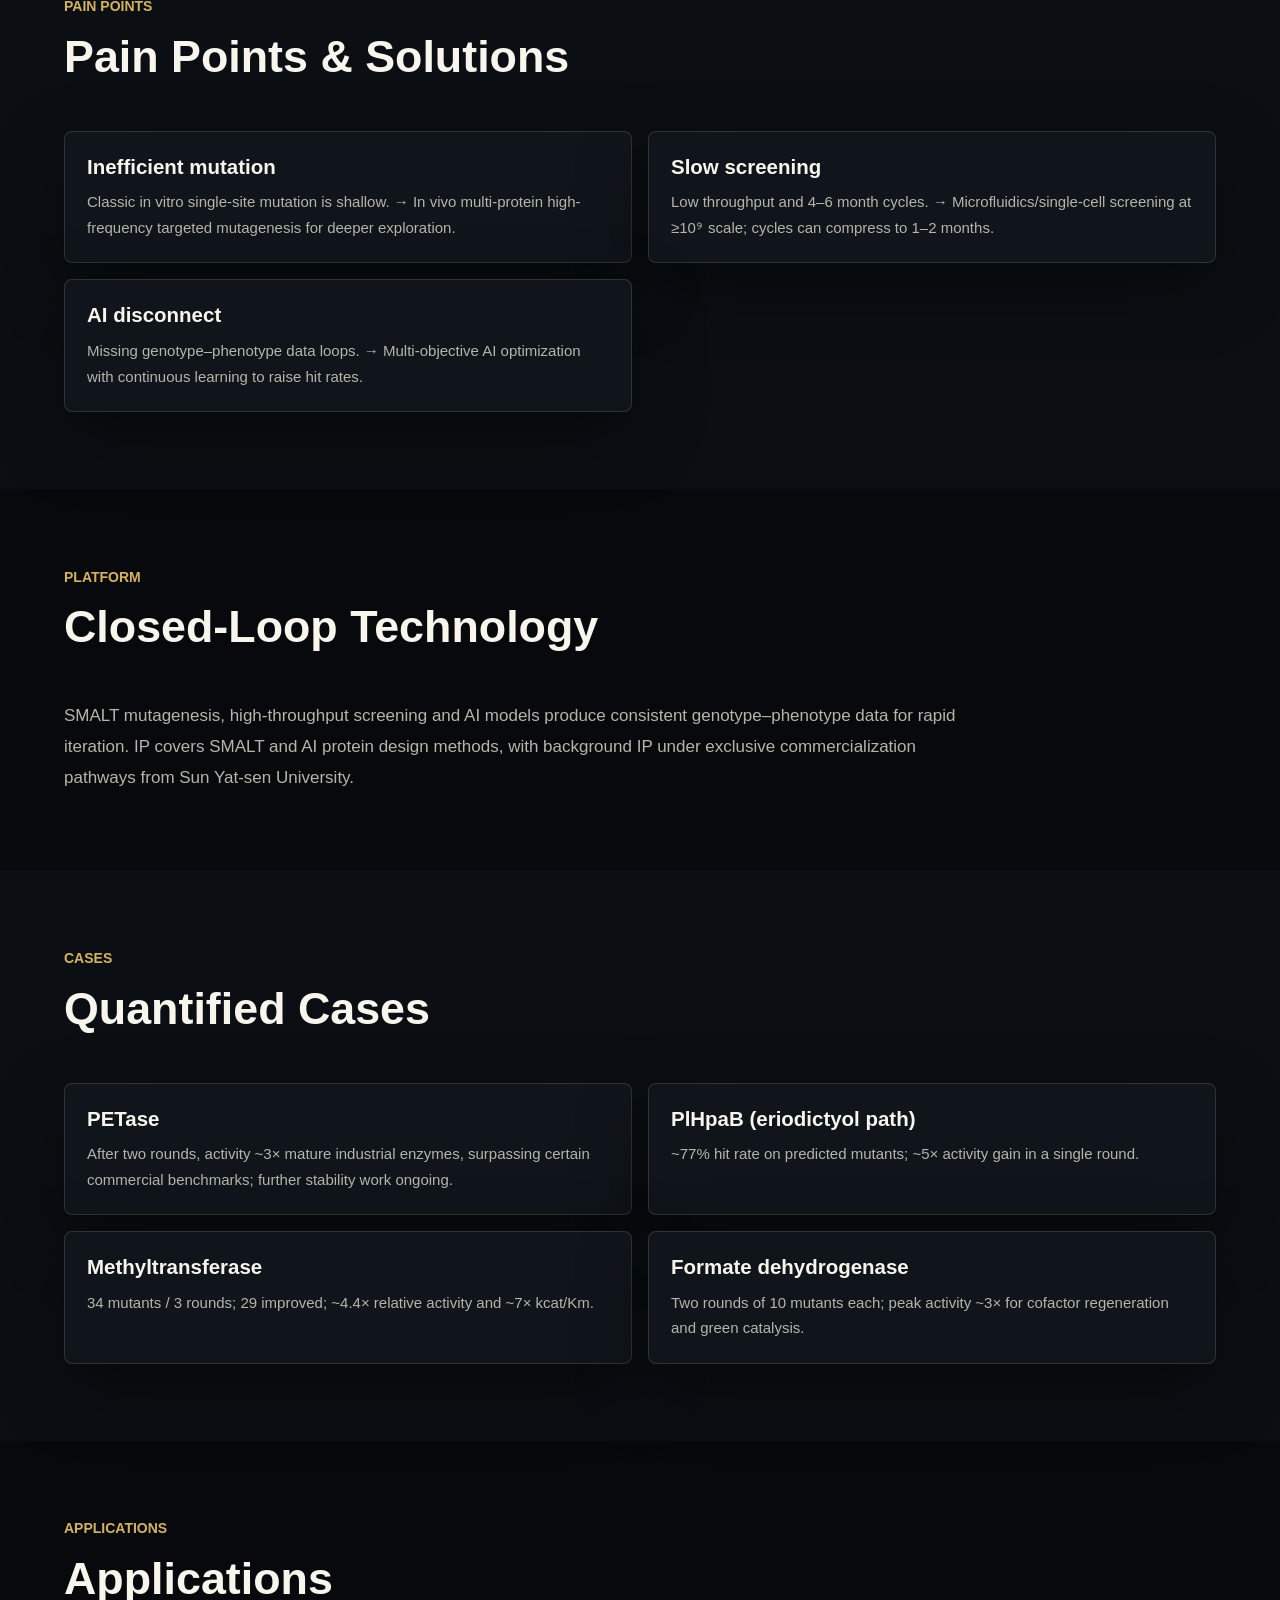
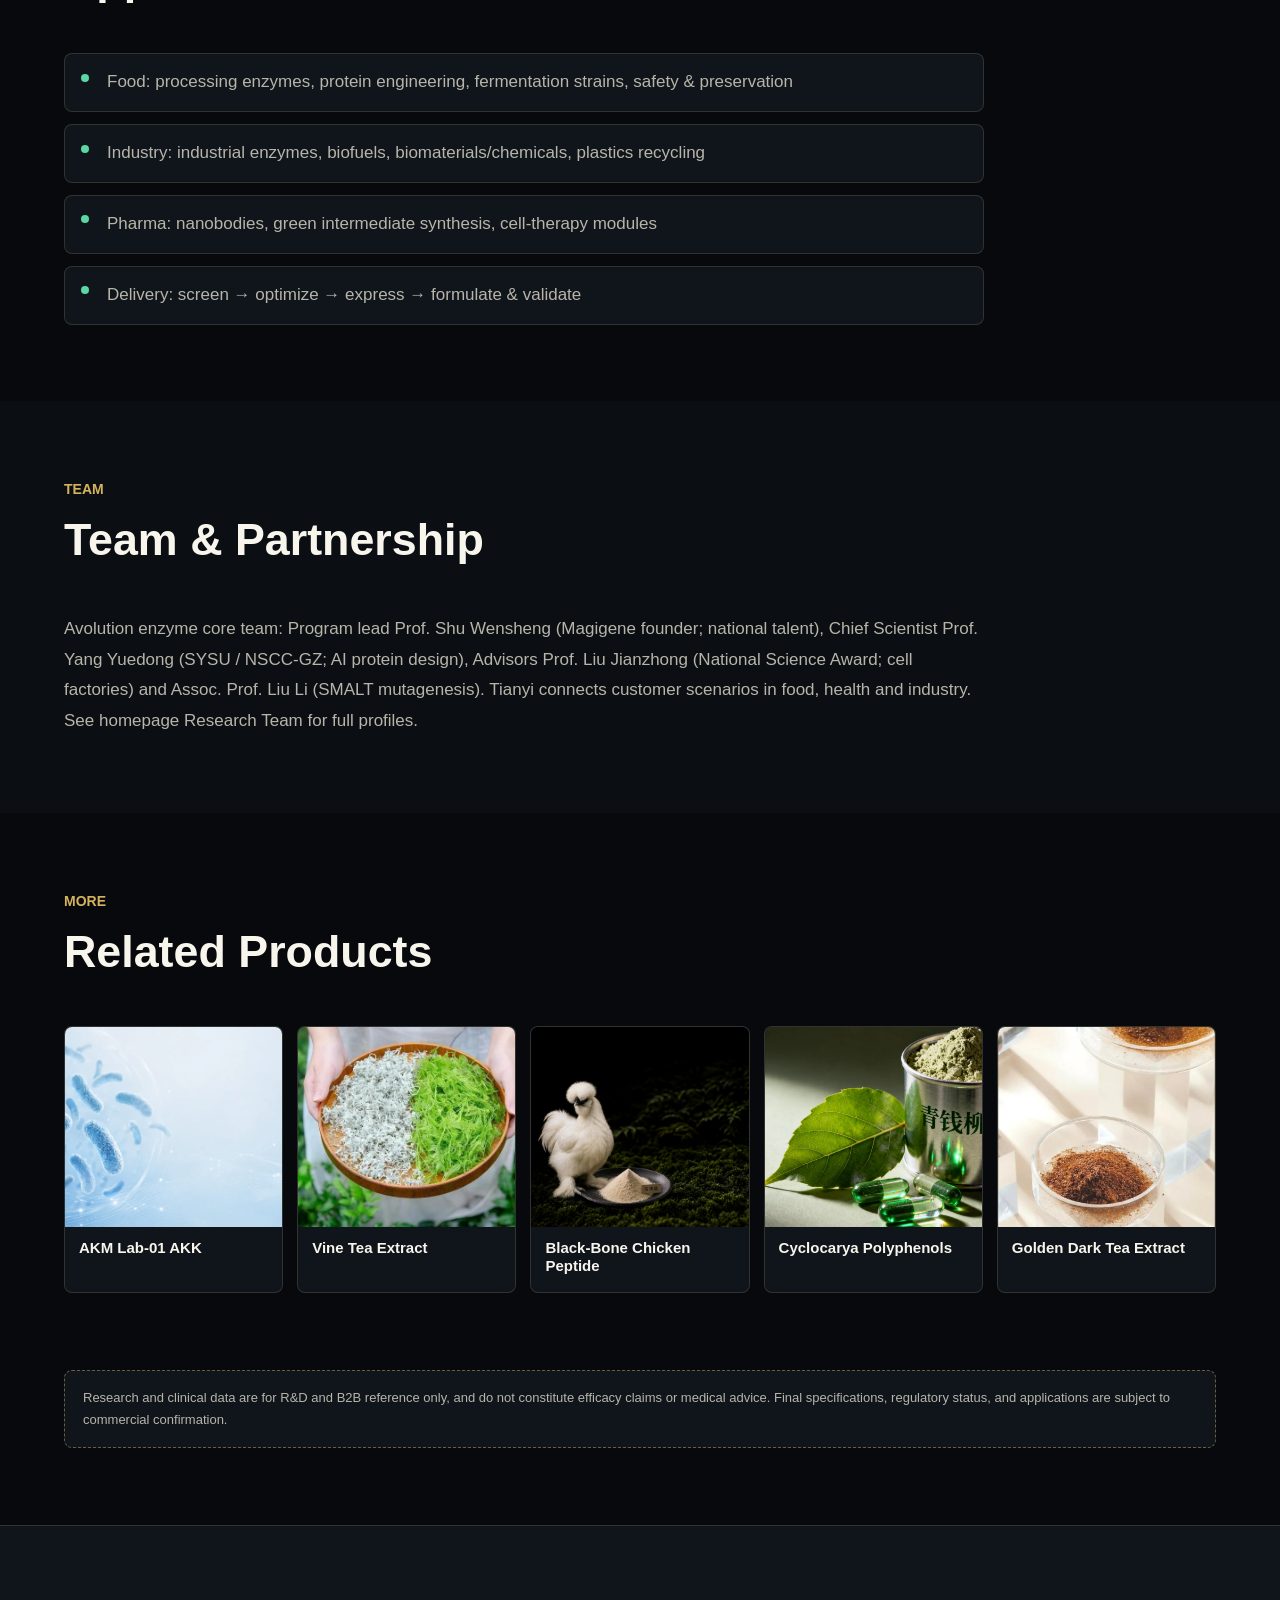
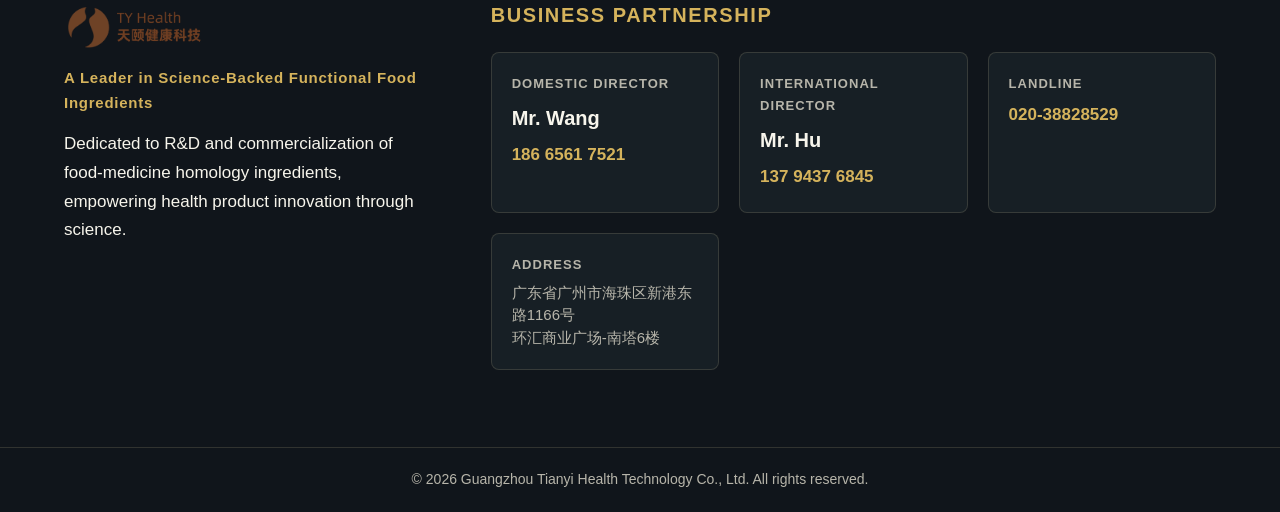
<file: products/enzyme.html>
<!doctype html>
<html lang="zh-CN">
<head>
  <meta charset="utf-8">
  <meta name="viewport" content="width=device-width, initial-scale=1">
  <title data-i18n="doc.title">高性能酶开发 - 天颐健康科技</title>
  <meta name="description" data-i18n-content="doc.desc" content="天颐联合智演生合，以 SMALT+AI 定向进化加速平台，提供从候选酶筛选、分子优化、表达制备到应用验证的一站式高性能酶开发服务。">
  <meta name="robots" content="index, follow">
  <link rel="canonical" href="https://www.tyhealthtech.com/products/enzyme.html">
  <meta property="og:title" content="高性能酶开发 - 天颐健康科技">
  <meta property="og:description" content="天颐联合智演生合，以 SMALT+AI 定向进化加速平台，提供从候选酶筛选、分子优化、表达制备到应用验证的一站式高性能酶开发服务。">
  <meta property="og:url" content="https://www.tyhealthtech.com/products/enzyme.html">
  <meta property="og:type" content="website">
  <meta property="og:site_name" content="天颐健康科技">
  <link rel="icon" type="image/x-icon" href="/favicon.ico?v=20260531">
  <link rel="preconnect" href="https://fonts.googleapis.com">
  <link rel="preconnect" href="https://fonts.gstatic.com" crossorigin>
  <link href="https://fonts.googleapis.com/css2?family=Cormorant+Garamond:wght@400;600;700&family=DM+Sans:wght@300;400;500;700&display=swap" rel="stylesheet">
  <link rel="stylesheet" href="../styles.css?v=20260714b">
</head>
<body data-lang="zh" class="product-page">
  <header class="site-header">
    <a class="brand" href="../index.html" aria-label="天颐健康科技">
      <img class="brand-logo" src="../assets/tianyi-logo-full.png?v=20260526" alt="天颐健康科技 Logo">
      <span class="brand-name" data-i18n="brand.name">天颐健康科技</span>
    </a>
    <nav class="nav">
      <a href="../index.html#about" data-i18n="pp.nav.about">企业介绍</a>
      <div class="nav-item has-dropdown">
        <a href="../index.html#products" data-i18n="pp.nav.products" class="nav-parent" aria-haspopup="true">产品矩阵</a>
        <div class="nav-dropdown" role="menu">
          <a href="akk.html" role="menuitem" data-i18n="nav.p.akk">AKM Lab-01 AKK 菌</a>
          <a href="tengcha.html" role="menuitem" data-i18n="nav.p.tengcha">藤茶提取物</a>
          <a href="enzyme.html" role="menuitem" data-i18n="nav.p.enzyme">高性能酶开发</a>
          <a href="wujitai.html" role="menuitem" data-i18n="nav.p.wujitai">乌鸡肽</a>
          <a href="qingqianliu.html" role="menuitem" data-i18n="nav.p.qingqianliu">青钱柳叶多酚</a>
          <a href="jinhuahongcha.html" role="menuitem" data-i18n="nav.p.jinhua">金花黑茶提取物</a>
        </div>
      </div>
      <a href="../index.html#platform" data-i18n="pp.nav.platform">技术平台</a>
      <a href="#contact" data-i18n="pp.nav.contact">商务合作</a>
    </nav>
    <div class="header-actions">
      <button class="lang-toggle" type="button" aria-label="Switch language" data-lang-toggle>EN</button>
    </div>
  </header>

  <main>
    <section class="pp-hero">
      <div class="pp-hero-copy">
        <nav class="breadcrumb" aria-label="breadcrumb">
          <a href="../index.html" data-i18n="pp.home">首页</a>
          <span>/</span>
          <a href="../index.html#products" data-i18n="pp.products">产品矩阵</a>
          <span>/</span>
          <span data-i18n="p.title">高性能酶开发</span>
        </nav>
        <p class="tag" data-i18n="p.tag">SMALT + AI 进化加速器</p>
        <h1 data-i18n="p.title">高性能酶开发</h1>
        <p class="lead" data-i18n="p.lead">联合智演生合，把酶开发从「碰运气」变成可计算、可迭代、可放大的工程化服务。</p>
        <div class="hero-actions">
          <a class="primary-btn" href="#contact" data-i18n="pp.cta">商务合作</a>
          <a class="ghost-btn" href="../index.html#products" data-i18n="pp.cta.back">返回产品矩阵</a>
        </div>
      </div>
      <div class="pp-hero-media">
        <img class="contain-image" src="../assets/p04_03.webp?v=20260714" alt="高性能酶开发" width="720" height="480" fetchpriority="high">
      </div>
    </section>

    <section class="pp-metrics">
      <div class="section-head"><div><p class="section-kicker">Metrics</p><h2 data-i18n="pp.metrics">关键指标</h2></div></div>
      <div class="metric-grid">
        <article class="metric-card">
          <strong data-i18n="m1.num">1–2 月</strong>
          <span data-i18n="m1">优化周期可缩短至</span>
        </article>
        <article class="metric-card">
          <strong>≥10⁹</strong>
          <span data-i18n="m2">高通量筛选量级</span>
        </article>
        <article class="metric-card">
          <strong>4+</strong>
          <span data-i18n="m3">可公开案例方向</span>
        </article>
        <article class="metric-card">
          <strong>食品/工业/医药</strong>
          <span data-i18n="m4">核心场景覆盖</span>
        </article>
      </div>
    </section>
    <section class="pp-section">
      <div class="section-head"><div><p class="section-kicker">Positioning</p><h2 data-i18n="s1.title">平台定位</h2></div></div>
      <p class="pp-prose" data-i18n="s1.body">客户需要的往往不是单一酶产品，而是在真实配方、工艺与成本约束下可验证的应用结果。天颐联合智演生合（Avolution），基于 SMALT 高频靶向突变系统与 AI 模型闭环，构建「进化加速器」SSA 智能合成生物平台，解决突变低效、筛选慢、干湿实验脱节等产业化痛点。</p>
      
    </section>
    <section class="pp-section">
      <div class="section-head"><div><p class="section-kicker">Pain Points</p><h2 data-i18n="s2.title">产业痛点与方案</h2></div></div>
      <div class="pp-card-grid">
        <article>
          <h3 data-i18n="x1.t">突变低效</h3>
          <p data-i18n="x1.d">传统体外单点突变深度有限、区域不可精准定制。→ 体内多蛋白高频靶向突变，功能探索更深。</p>
        </article>
        <article>
          <h3 data-i18n="x2.t">筛选缓慢</h3>
          <p data-i18n="x2.d">通量低、优化周期常需 4–6 个月、有效数据不足。→ 液滴微流控/单细胞等筛选，通量可达 ≥10⁹，周期可压至 1–2 月。</p>
        </article>
        <article>
          <h3 data-i18n="x3.t">AI 脱节</h3>
          <p data-i18n="x3.d">缺乏高质量基因型—表型数据闭环。→ AI 多性能协同优化与持续自学习，提升命中率。</p>
        </article>
      </div>
    </section>
    <section class="pp-section">
      <div class="section-head"><div><p class="section-kicker">Platform</p><h2 data-i18n="s3.title">技术闭环</h2></div></div>
      <p class="pp-prose" data-i18n="s3.body">平台耦合 SMALT 高频靶向突变、高通量筛选（单细胞拉曼、液滴微流控等）与人工智能模型，产出表型与基因型高度一致的数据，驱动干湿实验高速迭代。知识产权覆盖 SMALT 系统与 AI 蛋白质设计优化方法；背景 IP 来自中山大学独家商业化授权路径。</p>
      
    </section>
    <section class="pp-section">
      <div class="section-head"><div><p class="section-kicker">Cases</p><h2 data-i18n="s4.title">可量化案例</h2></div></div>
      <div class="pp-card-grid">
        <article>
          <h3 data-i18n="c1.t">PET 塑料降解酶</h3>
          <p data-i18n="c1.d">两轮优化后酶活较成熟工业酶提升约 3 倍，超过既有商用酶水平，持续优化稳定性与工艺适配。</p>
        </article>
        <article>
          <h3 data-i18n="c2.t">PlHpaB（圣草酚路径）</h3>
          <p data-i18n="c2.d">模型预测突变体命中率约 77%，单轮即可获得活性提升约 5 倍的高效突变体。</p>
        </article>
        <article>
          <h3 data-i18n="c3.t">甲基转移酶</h3>
          <p data-i18n="c3.d">三轮迭代 34 个突变，29 个活性提升；相对活性约 4.4 倍，kcat/Km 约提升 7 倍。</p>
        </article>
        <article>
          <h3 data-i18n="c4.t">甲酸脱氢酶 FDH</h3>
          <p data-i18n="c4.d">两轮推荐各 10 个突变体，最高活性提升约 3 倍，服务辅酶再生与绿色催化。</p>
        </article>
      </div>
    </section>
    <section class="pp-section">
      <div class="section-head"><div><p class="section-kicker">Applications</p><h2 data-i18n="s5.title">应用场景</h2></div></div>
      <ul class="pp-list">
          <li data-i18n="a1">食品：加工用酶、功能蛋白改造、发酵菌株优化、安全与保鲜</li>
          <li data-i18n="a2">工业：工业酶工程、生物燃料与绿色能源、生物材料与化学品、环境与塑料循环</li>
          <li data-i18n="a3">医药：纳米抗体与生物药、药物中间体绿色合成、细胞治疗模块优化</li>
          <li data-i18n="a4">交付：候选筛选 → 分子优化 → 表达制备 → 制剂与应用验证</li>
      </ul>
    </section>
    <section class="pp-section">
      <div class="section-head"><div><p class="section-kicker">Team</p><h2 data-i18n="s6.title">团队与合作</h2></div></div>
      <p class="pp-prose" data-i18n="s6.body">智演生合酶平台核心团队：项目负责人束文圣教授（美格基因创始人/国家万人计划领军人才）、首席科学家杨跃东教授（中大/国家超算广州中心，AI 蛋白质设计）、科学顾问刘建忠教授（国家自然科学二等奖，代谢工程与细胞工厂）、科学顾问刘黎副教授（SMALT 高效突变系统）。天颐对接应用场景与客户网络，服务食品、健康与工业真实痛点。专家介绍亦见官网首页科研团队。</p>
      
    </section>


    <section class="pp-related">
      <div class="section-head">
        <div>
          <p class="section-kicker">More</p>
          <h2 data-i18n="pp.related">相关产品</h2>
        </div>
      </div>
      <div class="related-grid">

        <a class="related-card" href="akk.html">
          <img src="../assets/AKK.webp?v=20260714" alt="AKM Lab-01 AKK 菌" loading="lazy" width="320" height="200">
          <h3 data-i18n="rel.akk">AKM Lab-01 AKK 菌</h3>
        </a>

        <a class="related-card" href="tengcha.html">
          <img src="../assets/hero-tengcha-product.webp?v=20260714" alt="藤茶提取物" loading="lazy" width="320" height="200">
          <h3 data-i18n="rel.tengcha">藤茶提取物</h3>
        </a>

        <a class="related-card" href="wujitai.html">
          <img src="../assets/hero-wujitai.webp?v=20260714" alt="乌鸡肽" loading="lazy" width="320" height="200">
          <h3 data-i18n="rel.wujitai">乌鸡肽</h3>
        </a>

        <a class="related-card" href="qingqianliu.html">
          <img src="../assets/p31_03.webp?v=20260714" alt="青钱柳叶多酚" loading="lazy" width="320" height="200">
          <h3 data-i18n="rel.qingqianliu">青钱柳叶多酚</h3>
        </a>

        <a class="related-card" href="jinhuahongcha.html">
          <img src="../assets/p13_01.webp?v=20260714" alt="金花黑茶提取物" loading="lazy" width="320" height="200">
          <h3 data-i18n="rel.jinhuahongcha">金花黑茶提取物</h3>
        </a>
      </div>
    </section>

    <section class="pp-disclaimer">
      <p data-i18n="pp.disclaimer">研究与临床数据仅供研发与商务参考，不构成产品功效承诺或医疗建议。具体规格、法规与应用方案请以商务对接确认为准。</p>
    </section>
  </main>

  <footer class="site-footer" id="contact">
    <div class="footer-inner">
      <div class="footer-brand">
        <img class="footer-logo" src="../assets/tianyi-logo-full.png?v=20260526" alt="天颐健康科技">
        <p class="footer-tagline" data-i18n="footer.tagline">科技功能食品与生物制造解决方案平台</p>
        <p class="footer-desc" data-i18n="footer.desc">以药食同源功能原料为根基，融合高性能酶开发、微生态技术与应用验证能力，助力健康产品与生物制造项目落地。</p>
      </div>
      <div class="footer-contact">
        <h3 data-i18n="footer.title">商务合作</h3>
        <div class="contact-list">
          <div class="contact-item">
            <span class="contact-role" data-i18n="footer.role1">国内负责人</span>
            <span class="contact-name" data-i18n="footer.name1">王先生</span>
            <a class="contact-phone" href="tel:18665617521">186 6561 7521</a>
          </div>
          <div class="contact-item">
            <span class="contact-role" data-i18n="footer.role2">国外负责人</span>
            <span class="contact-name" data-i18n="footer.name2">胡先生</span>
            <a class="contact-phone" href="tel:13794376845">137 9437 6845</a>
          </div>
          <div class="contact-item contact-item--landline">
            <span class="contact-role" data-i18n="footer.role3">公司总机</span>
            <a class="contact-phone" href="tel:+862038828529" data-i18n="footer.name3">020-38828529</a>
          </div>
          <div class="contact-item contact-item--address">
            <span class="contact-role" data-i18n="footer.address">地址</span>
            <span class="contact-address">广东省广州市海珠区新港东路1166号<br>环汇商业广场-南塔6楼</span>
          </div>
        </div>
      </div>
    </div>
    <div class="footer-bottom">
      <p data-i18n="footer.copyright">© 2026 广州天颐健康科技有限公司. 保留所有权利.</p>
    </div>
  </footer>

  <script>
    window.PAGE_TRANSLATIONS = {
  "zh": {
    "pp.home": "首页",
    "pp.products": "产品矩阵",
    "pp.cta": "商务合作",
    "pp.cta.back": "返回产品矩阵",
    "pp.related": "相关产品",
    "pp.disclaimer": "研究与临床数据仅供研发与商务参考，不构成产品功效承诺或医疗建议。具体规格、法规与应用方案请以商务对接确认为准。",
    "pp.nav.about": "企业介绍",
    "pp.nav.products": "产品矩阵",
    "pp.nav.platform": "技术平台",
    "pp.nav.contact": "商务合作",
    "pp.metrics": "关键指标",
    "pp.science": "科学背景",
    "pp.mechanism": "核心成分与机制",
    "pp.benefits": "功效与证据",
    "pp.process": "工艺与规格",
    "pp.apps": "应用与复配",
    "pp.proof": "资质与背书",
    "pp.cases": "案例与数据",
    "pp.pain": "产业痛点",
    "pp.platform": "技术平台",
    "doc.title": "高性能酶开发 - 天颐健康科技",
    "doc.desc": "天颐联合智演生合，以 SMALT+AI 定向进化加速平台，提供从候选酶筛选、分子优化、表达制备到应用验证的一站式高性能酶开发服务。",
    "m1": "优化周期可缩短至",
    "m1.num": "1–2 月",
    "m2": "高通量筛选量级",
    "m3": "可公开案例方向",
    "m4": "核心场景覆盖",
    "s1.title": "平台定位",
    "s1.body": "客户需要的往往不是单一酶产品，而是在真实配方、工艺与成本约束下可验证的应用结果。天颐联合智演生合（Avolution），基于 SMALT 高频靶向突变系统与 AI 模型闭环，构建「进化加速器」SSA 智能合成生物平台，解决突变低效、筛选慢、干湿实验脱节等产业化痛点。",
    "s2.title": "产业痛点与方案",
    "x1.t": "突变低效",
    "x1.d": "传统体外单点突变深度有限、区域不可精准定制。→ 体内多蛋白高频靶向突变，功能探索更深。",
    "x2.t": "筛选缓慢",
    "x2.d": "通量低、优化周期常需 4–6 个月、有效数据不足。→ 液滴微流控/单细胞等筛选，通量可达 ≥10⁹，周期可压至 1–2 月。",
    "x3.t": "AI 脱节",
    "x3.d": "缺乏高质量基因型—表型数据闭环。→ AI 多性能协同优化与持续自学习，提升命中率。",
    "s3.title": "技术闭环",
    "s3.body": "平台耦合 SMALT 高频靶向突变、高通量筛选（单细胞拉曼、液滴微流控等）与人工智能模型，产出表型与基因型高度一致的数据，驱动干湿实验高速迭代。知识产权覆盖 SMALT 系统与 AI 蛋白质设计优化方法；背景 IP 来自中山大学独家商业化授权路径。",
    "s4.title": "可量化案例",
    "c1.t": "PET 塑料降解酶",
    "c1.d": "两轮优化后酶活较成熟工业酶提升约 3 倍，超过既有商用酶水平，持续优化稳定性与工艺适配。",
    "c2.t": "PlHpaB（圣草酚路径）",
    "c2.d": "模型预测突变体命中率约 77%，单轮即可获得活性提升约 5 倍的高效突变体。",
    "c3.t": "甲基转移酶",
    "c3.d": "三轮迭代 34 个突变，29 个活性提升；相对活性约 4.4 倍，kcat/Km 约提升 7 倍。",
    "c4.t": "甲酸脱氢酶 FDH",
    "c4.d": "两轮推荐各 10 个突变体，最高活性提升约 3 倍，服务辅酶再生与绿色催化。",
    "s5.title": "应用场景",
    "a1": "食品：加工用酶、功能蛋白改造、发酵菌株优化、安全与保鲜",
    "a2": "工业：工业酶工程、生物燃料与绿色能源、生物材料与化学品、环境与塑料循环",
    "a3": "医药：纳米抗体与生物药、药物中间体绿色合成、细胞治疗模块优化",
    "a4": "交付：候选筛选 → 分子优化 → 表达制备 → 制剂与应用验证",
    "s6.title": "团队与合作",
    "s6.body": "智演生合酶平台核心团队：项目负责人束文圣教授（美格基因创始人/国家万人计划领军人才）、首席科学家杨跃东教授（中大/国家超算广州中心，AI 蛋白质设计）、科学顾问刘建忠教授（国家自然科学二等奖，代谢工程与细胞工厂）、科学顾问刘黎副教授（SMALT 高效突变系统）。天颐对接应用场景与客户网络，服务食品、健康与工业真实痛点。专家介绍亦见官网首页科研团队。",
    "rel.akk": "AKM Lab-01 AKK 菌",
    "rel.tengcha": "藤茶提取物",
    "rel.enzyme": "高性能酶开发",
    "rel.wujitai": "乌鸡肽",
    "rel.qingqianliu": "青钱柳叶多酚",
    "rel.jinhuahongcha": "金花黑茶提取物",
    "p.title": "高性能酶开发",
    "p.tag": "SMALT + AI 进化加速器",
    "p.lead": "联合智演生合，把酶开发从「碰运气」变成可计算、可迭代、可放大的工程化服务。",
    "p.meta": "天颐联合智演生合，以 SMALT+AI 定向进化加速平台，提供从候选酶筛选、分子优化、表达制备到应用验证的一站式高性能酶开发服务。"
  },
  "en": {
    "pp.home": "Home",
    "pp.products": "Products",
    "pp.cta": "Contact Sales",
    "pp.cta.back": "Back to Products",
    "pp.related": "Related Products",
    "pp.disclaimer": "Research and clinical data are for R&D and B2B reference only, and do not constitute efficacy claims or medical advice. Final specifications, regulatory status, and applications are subject to commercial confirmation.",
    "pp.nav.about": "About",
    "pp.nav.products": "Products",
    "pp.nav.platform": "Platform",
    "pp.nav.contact": "Contact",
    "pp.metrics": "Key Metrics",
    "pp.science": "Scientific Background",
    "pp.mechanism": "Actives & Mechanism",
    "pp.benefits": "Benefits & Evidence",
    "pp.process": "Process & Specs",
    "pp.apps": "Applications",
    "pp.proof": "Credentials",
    "pp.cases": "Cases & Data",
    "pp.pain": "Industry Pain Points",
    "pp.platform": "Technology Platform",
    "doc.title": "High-Performance Enzyme Development - Tianyi Health Tech",
    "doc.desc": "Tianyi partners with Avolution (智演生合) on the SMALT+AI directed evolution platform for end-to-end enzyme screening, optimization, expression and application validation.",
    "m1": "Optimization cycle",
    "m1.num": "1–2 mo",
    "m2": "Screening throughput",
    "m3": "Public case tracks",
    "m4": "Food / industry / pharma",
    "s1.title": "Platform Positioning",
    "s1.body": "Clients need validated outcomes under real formulation, process and cost constraints—not just a catalog enzyme. With Avolution, Tianyi leverages SMALT targeted mutagenesis and AI closed loops (SSA evolutionary accelerator) to fix low mutation efficiency, slow screening and wet–dry disconnects.",
    "s2.title": "Pain Points & Solutions",
    "x1.t": "Inefficient mutation",
    "x1.d": "Classic in vitro single-site mutation is shallow. → In vivo multi-protein high-frequency targeted mutagenesis for deeper exploration.",
    "x2.t": "Slow screening",
    "x2.d": "Low throughput and 4–6 month cycles. → Microfluidics/single-cell screening at ≥10⁹ scale; cycles can compress to 1–2 months.",
    "x3.t": "AI disconnect",
    "x3.d": "Missing genotype–phenotype data loops. → Multi-objective AI optimization with continuous learning to raise hit rates.",
    "s3.title": "Closed-Loop Technology",
    "s3.body": "SMALT mutagenesis, high-throughput screening and AI models produce consistent genotype–phenotype data for rapid iteration. IP covers SMALT and AI protein design methods, with background IP under exclusive commercialization pathways from Sun Yat-sen University.",
    "s4.title": "Quantified Cases",
    "c1.t": "PETase",
    "c1.d": "After two rounds, activity ~3× mature industrial enzymes, surpassing certain commercial benchmarks; further stability work ongoing.",
    "c2.t": "PlHpaB (eriodictyol path)",
    "c2.d": "~77% hit rate on predicted mutants; ~5× activity gain in a single round.",
    "c3.t": "Methyltransferase",
    "c3.d": "34 mutants / 3 rounds; 29 improved; ~4.4× relative activity and ~7× kcat/Km.",
    "c4.t": "Formate dehydrogenase",
    "c4.d": "Two rounds of 10 mutants each; peak activity ~3× for cofactor regeneration and green catalysis.",
    "s5.title": "Applications",
    "a1": "Food: processing enzymes, protein engineering, fermentation strains, safety & preservation",
    "a2": "Industry: industrial enzymes, biofuels, biomaterials/chemicals, plastics recycling",
    "a3": "Pharma: nanobodies, green intermediate synthesis, cell-therapy modules",
    "a4": "Delivery: screen → optimize → express → formulate & validate",
    "s6.title": "Team & Partnership",
    "s6.body": "Avolution enzyme core team: Program lead Prof. Shu Wensheng (Magigene founder; national talent), Chief Scientist Prof. Yang Yuedong (SYSU / NSCC-GZ; AI protein design), Advisors Prof. Liu Jianzhong (National Science Award; cell factories) and Assoc. Prof. Liu Li (SMALT mutagenesis). Tianyi connects customer scenarios in food, health and industry. See homepage Research Team for full profiles.",
    "rel.akk": "AKM Lab-01 AKK",
    "rel.tengcha": "Vine Tea Extract",
    "rel.enzyme": "High-Performance Enzyme",
    "rel.wujitai": "Black-Bone Chicken Peptide",
    "rel.qingqianliu": "Cyclocarya Polyphenols",
    "rel.jinhuahongcha": "Golden Dark Tea Extract",
    "p.title": "High-Performance Enzyme Development",
    "p.tag": "SMALT + AI Evolution Accelerator",
    "p.lead": "With Avolution, enzyme development becomes computable, iterable and scalable engineering—not trial-and-error.",
    "p.meta": "Tianyi partners with Avolution (智演生合) on the SMALT+AI directed evolution platform for end-to-end enzyme screening, optimization, expression and application validation."
  }
};
  </script>
  <script src="../script.js?v=20260714b"></script>
</body>
</html>
</file>
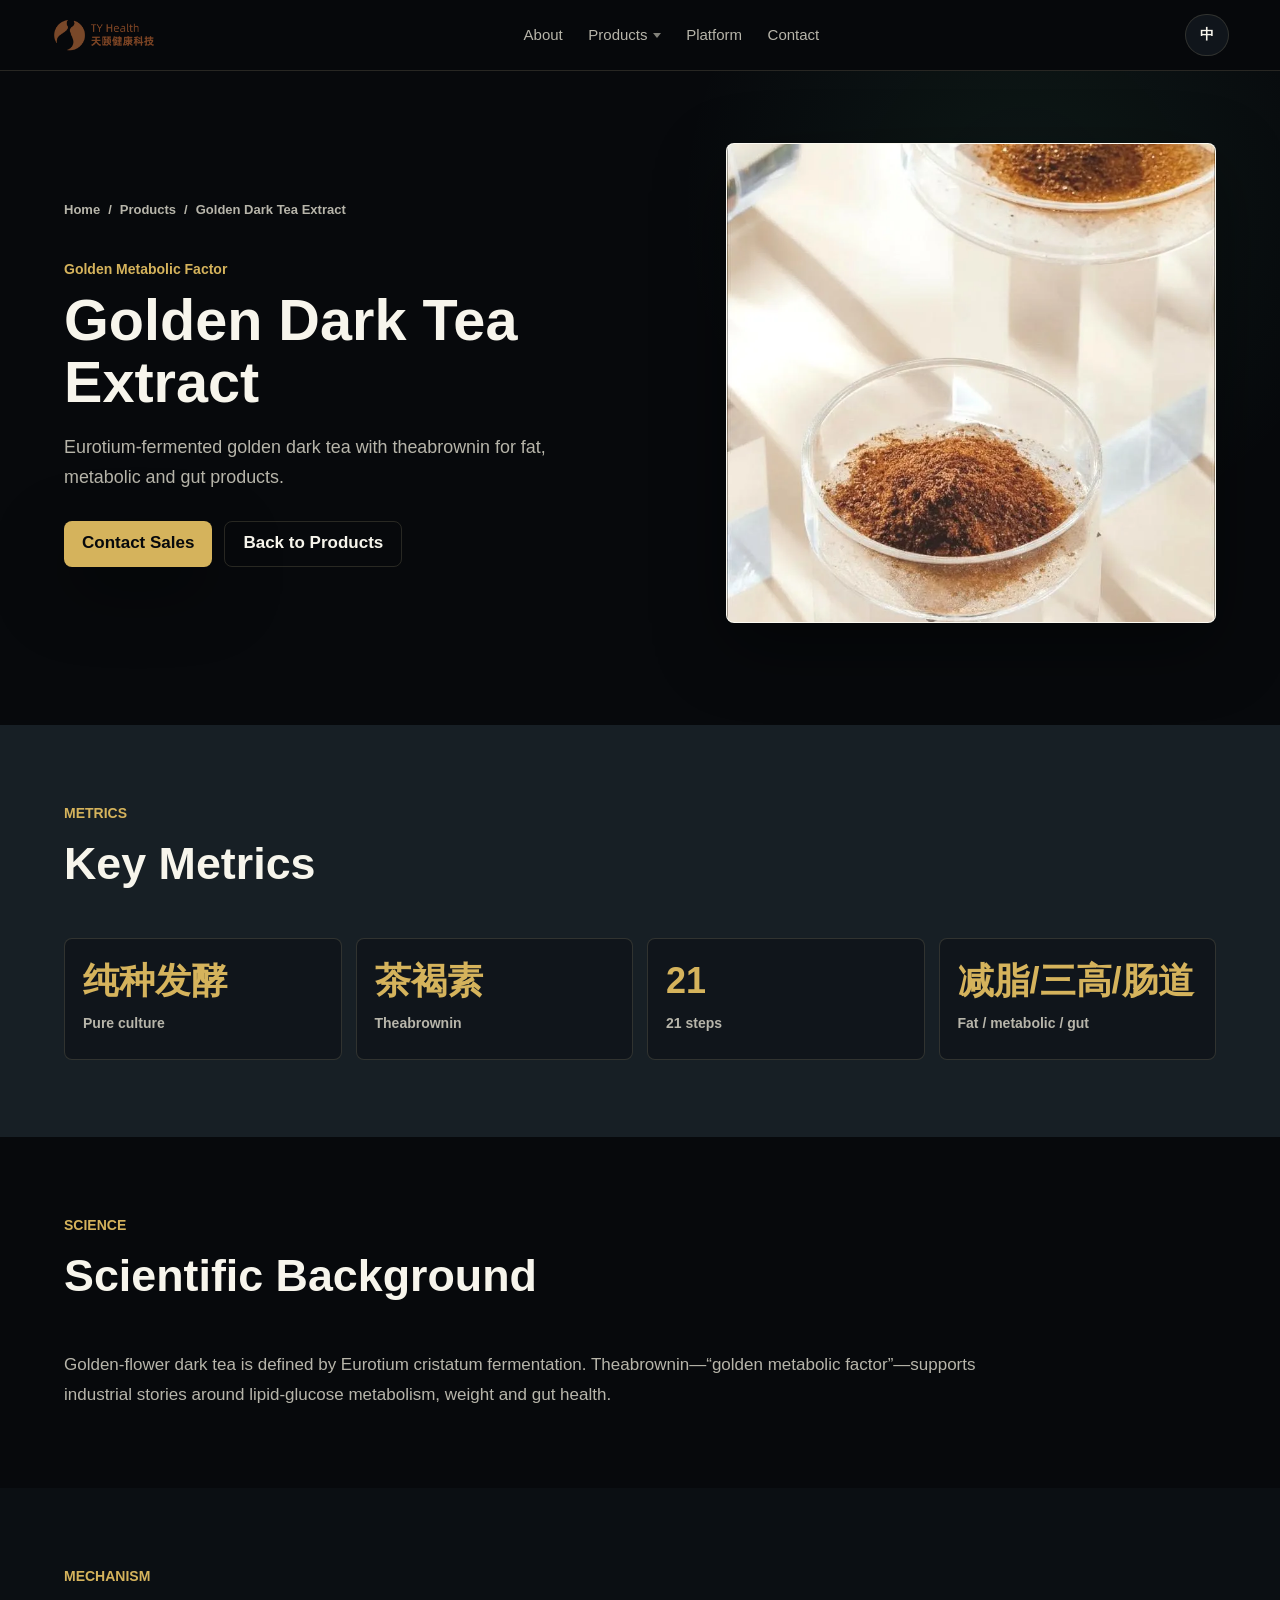
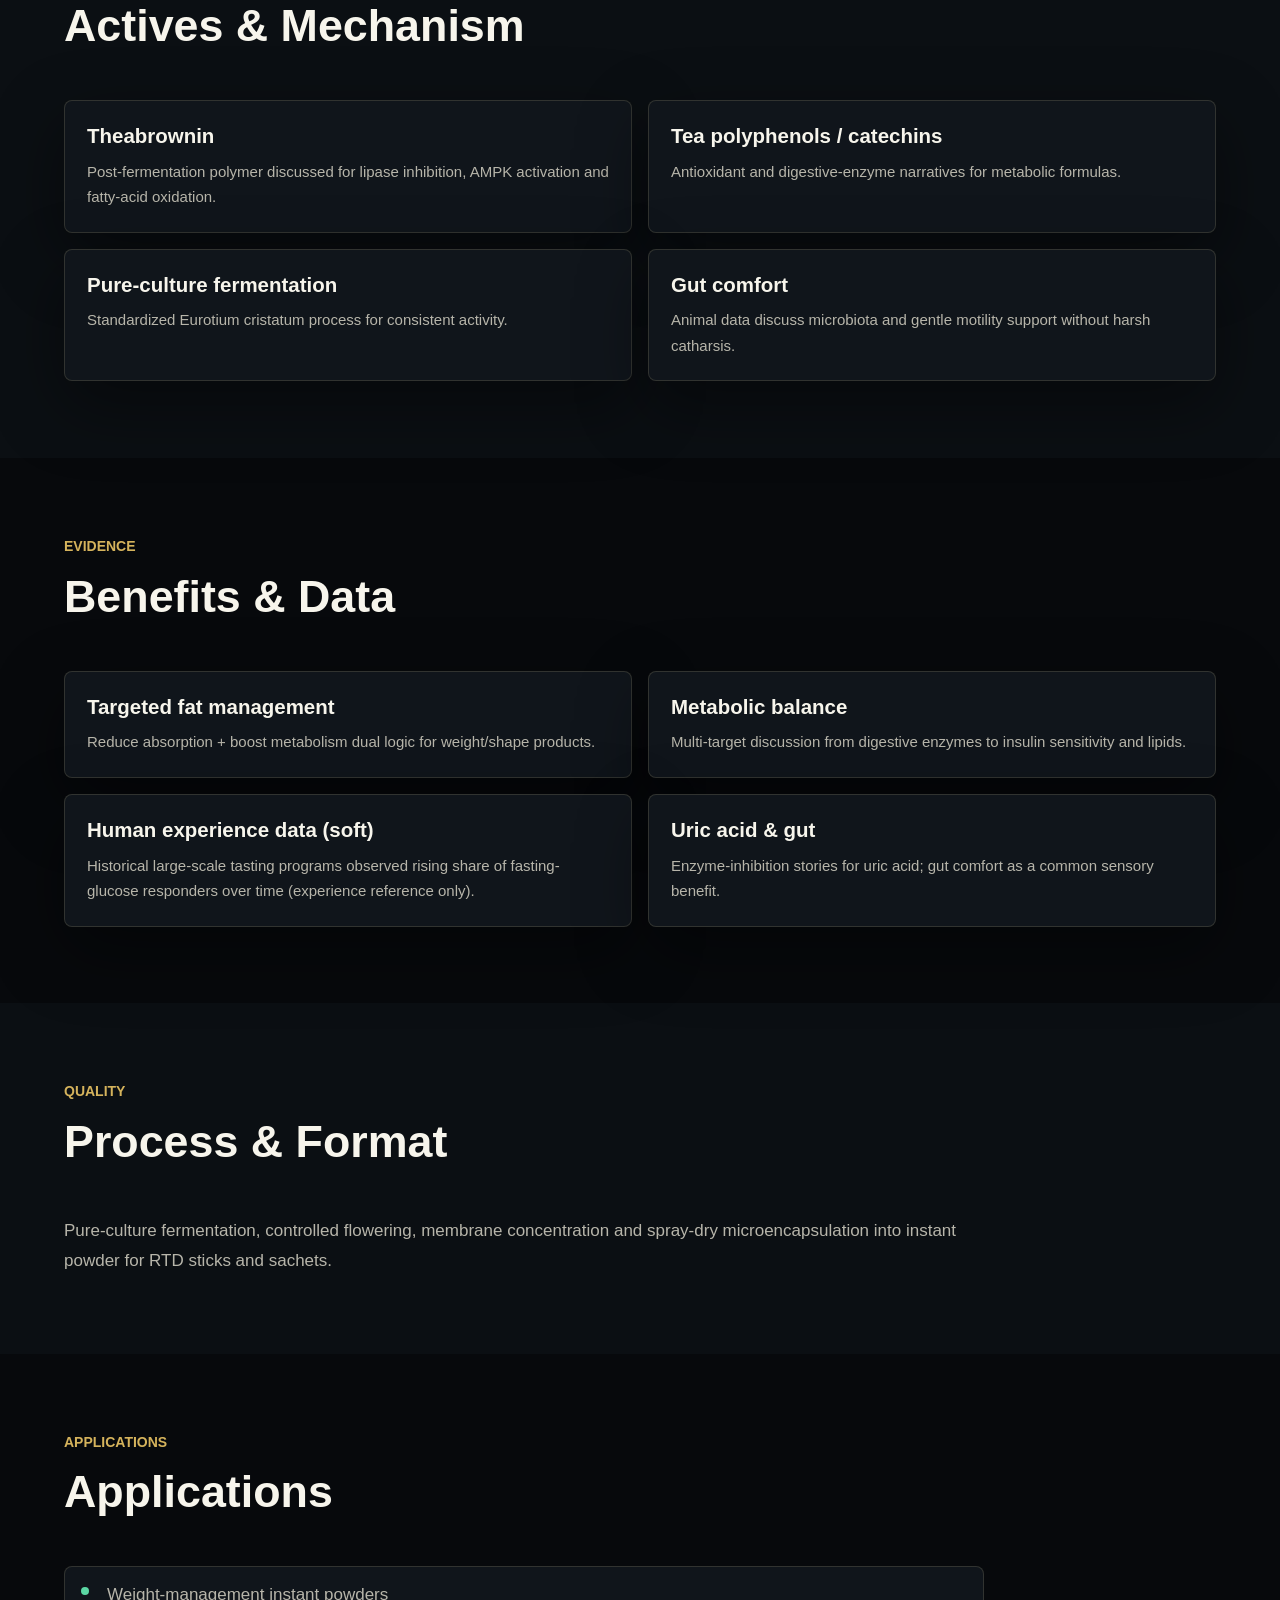
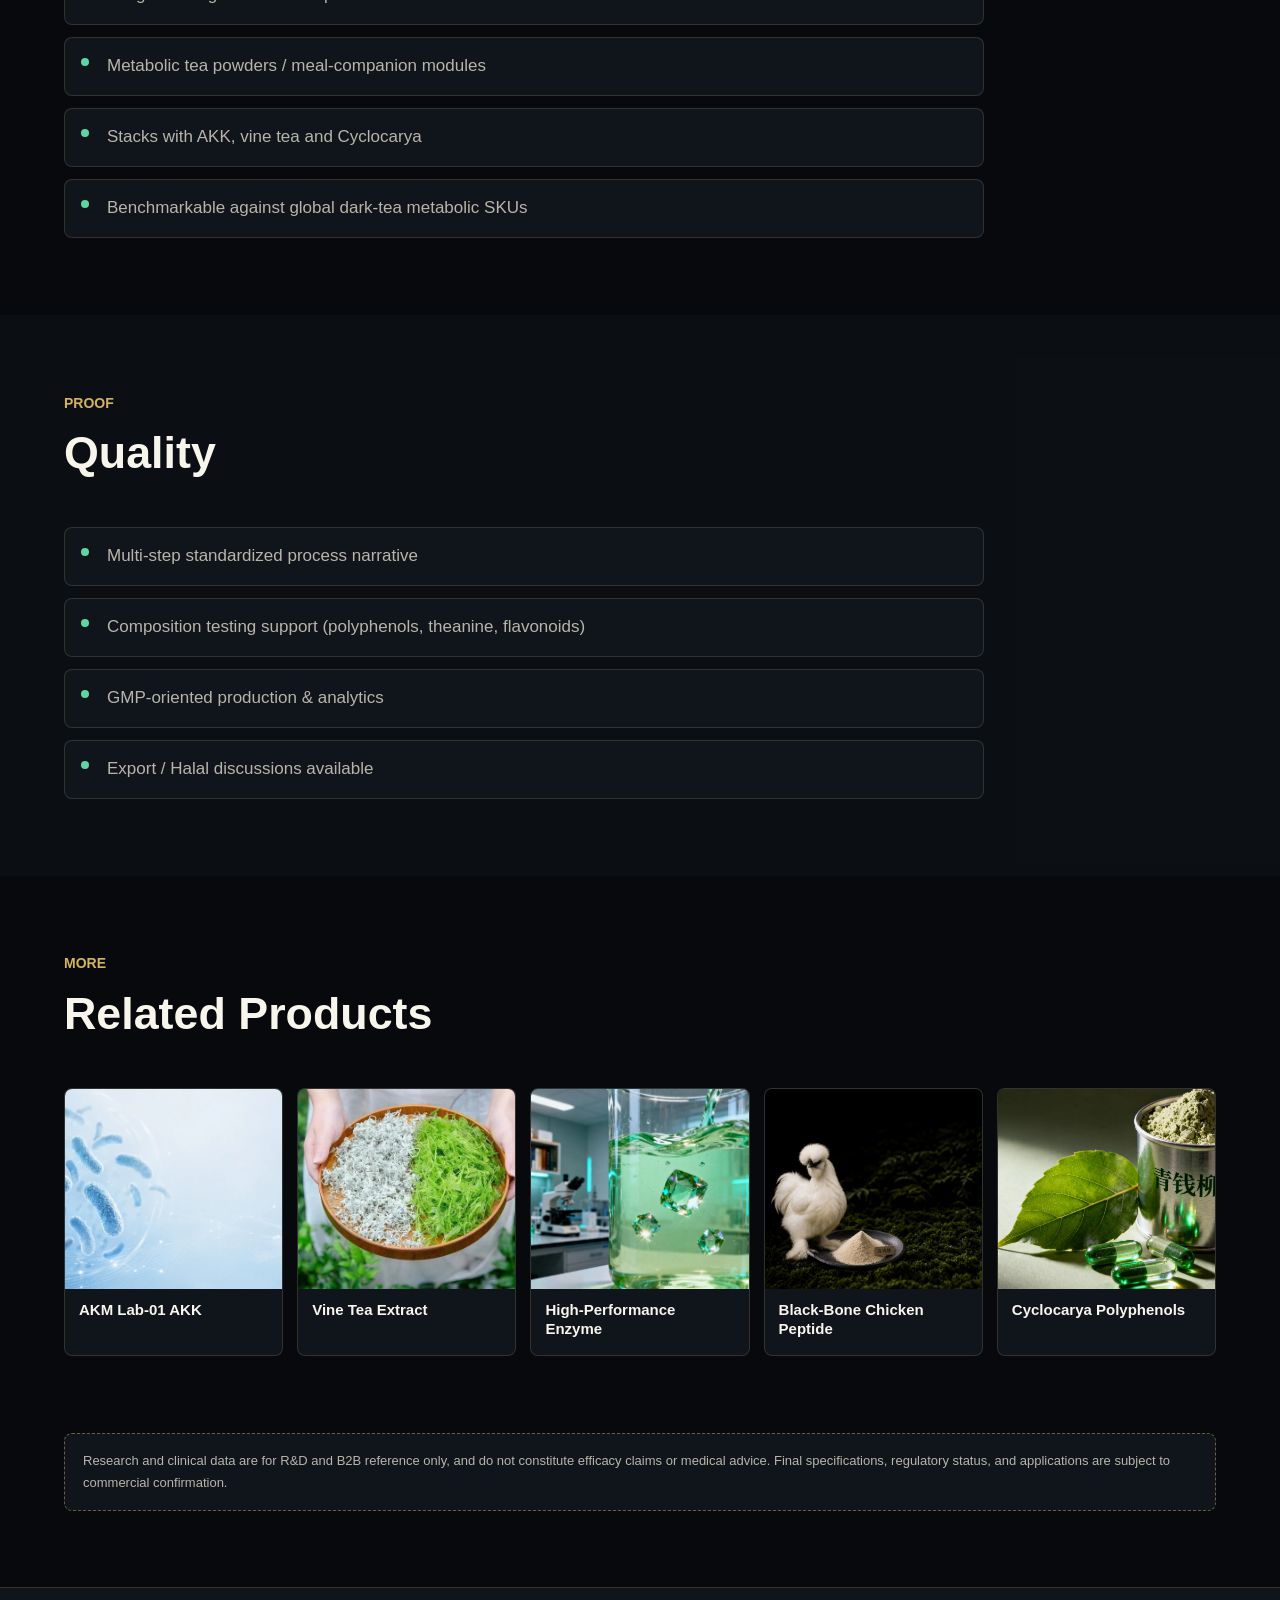
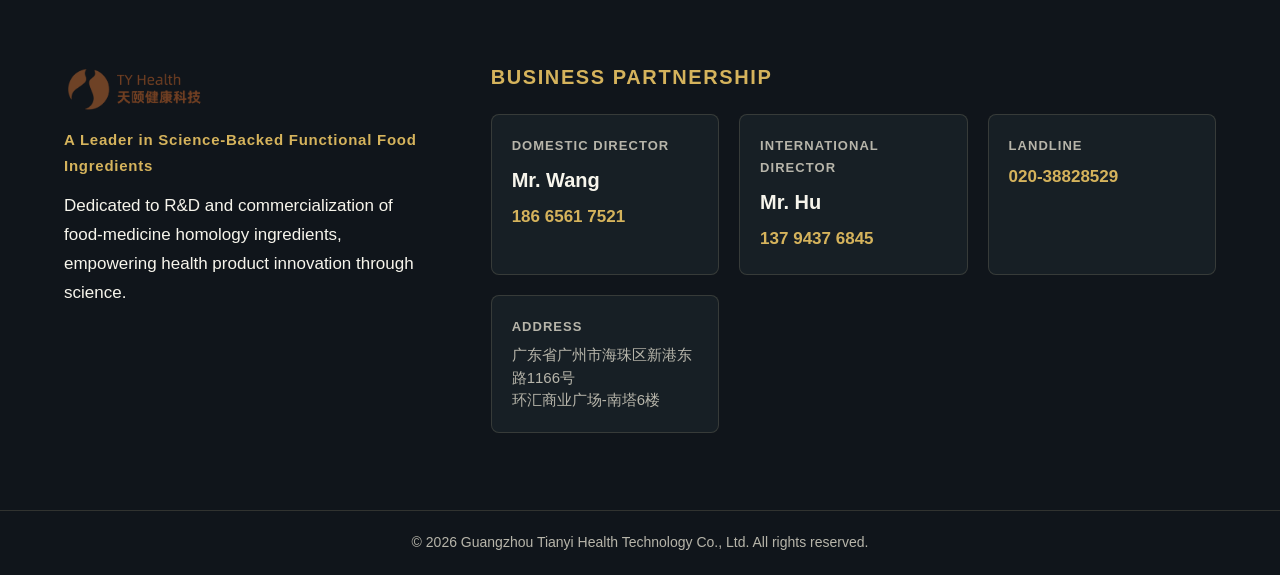
<file: products/jinhuahongcha.html>
<!doctype html>
<html lang="zh-CN">
<head>
  <meta charset="utf-8">
  <meta name="viewport" content="width=device-width, initial-scale=1">
  <title data-i18n="doc.title">金花黑茶提取物 - 天颐健康科技</title>
  <meta name="description" data-i18n-content="doc.desc" content="安化金花黑茶提取物，冠突散囊菌纯种发酵与茶褐素核心，面向靶向减脂、三高调理与肠道健康功能原料开发。">
  <meta name="robots" content="index, follow">
  <link rel="canonical" href="https://www.tyhealthtech.com/products/jinhuahongcha.html">
  <meta property="og:title" content="金花黑茶提取物 - 天颐健康科技">
  <meta property="og:description" content="安化金花黑茶提取物，冠突散囊菌纯种发酵与茶褐素核心，面向靶向减脂、三高调理与肠道健康功能原料开发。">
  <meta property="og:url" content="https://www.tyhealthtech.com/products/jinhuahongcha.html">
  <meta property="og:type" content="website">
  <meta property="og:site_name" content="天颐健康科技">
  <link rel="icon" type="image/x-icon" href="/favicon.ico?v=20260531">
  <link rel="preconnect" href="https://fonts.googleapis.com">
  <link rel="preconnect" href="https://fonts.gstatic.com" crossorigin>
  <link href="https://fonts.googleapis.com/css2?family=Cormorant+Garamond:wght@400;600;700&family=DM+Sans:wght@300;400;500;700&display=swap" rel="stylesheet">
  <link rel="stylesheet" href="../styles.css?v=20260714b">
</head>
<body data-lang="zh" class="product-page">
  <header class="site-header">
    <a class="brand" href="../index.html" aria-label="天颐健康科技">
      <img class="brand-logo" src="../assets/tianyi-logo-full.png?v=20260526" alt="天颐健康科技 Logo">
      <span class="brand-name" data-i18n="brand.name">天颐健康科技</span>
    </a>
    <nav class="nav">
      <a href="../index.html#about" data-i18n="pp.nav.about">企业介绍</a>
      <div class="nav-item has-dropdown">
        <a href="../index.html#products" data-i18n="pp.nav.products" class="nav-parent" aria-haspopup="true">产品矩阵</a>
        <div class="nav-dropdown" role="menu">
          <a href="akk.html" role="menuitem" data-i18n="nav.p.akk">AKM Lab-01 AKK 菌</a>
          <a href="tengcha.html" role="menuitem" data-i18n="nav.p.tengcha">藤茶提取物</a>
          <a href="enzyme.html" role="menuitem" data-i18n="nav.p.enzyme">高性能酶开发</a>
          <a href="wujitai.html" role="menuitem" data-i18n="nav.p.wujitai">乌鸡肽</a>
          <a href="qingqianliu.html" role="menuitem" data-i18n="nav.p.qingqianliu">青钱柳叶多酚</a>
          <a href="jinhuahongcha.html" role="menuitem" data-i18n="nav.p.jinhua">金花黑茶提取物</a>
        </div>
      </div>
      <a href="../index.html#platform" data-i18n="pp.nav.platform">技术平台</a>
      <a href="#contact" data-i18n="pp.nav.contact">商务合作</a>
    </nav>
    <div class="header-actions">
      <button class="lang-toggle" type="button" aria-label="Switch language" data-lang-toggle>EN</button>
    </div>
  </header>

  <main>
    <section class="pp-hero">
      <div class="pp-hero-copy">
        <nav class="breadcrumb" aria-label="breadcrumb">
          <a href="../index.html" data-i18n="pp.home">首页</a>
          <span>/</span>
          <a href="../index.html#products" data-i18n="pp.products">产品矩阵</a>
          <span>/</span>
          <span data-i18n="p.title">金花黑茶提取物</span>
        </nav>
        <p class="tag" data-i18n="p.tag">黄金代谢因子</p>
        <h1 data-i18n="p.title">金花黑茶提取物</h1>
        <p class="lead" data-i18n="p.lead">冠突散囊菌纯种发酵金花黑茶，以茶褐素为核心，服务减脂、三高与肠道健康产品。</p>
        <div class="hero-actions">
          <a class="primary-btn" href="#contact" data-i18n="pp.cta">商务合作</a>
          <a class="ghost-btn" href="../index.html#products" data-i18n="pp.cta.back">返回产品矩阵</a>
        </div>
      </div>
      <div class="pp-hero-media">
        <img src="../assets/p13_01.webp?v=20260714" alt="金花黑茶提取物" width="720" height="480" fetchpriority="high">
      </div>
    </section>

    <section class="pp-metrics">
      <div class="section-head"><div><p class="section-kicker">Metrics</p><h2 data-i18n="pp.metrics">关键指标</h2></div></div>
      <div class="metric-grid">
        <article class="metric-card">
          <strong>纯种发酵</strong>
          <span data-i18n="m1">发酵方式</span>
        </article>
        <article class="metric-card">
          <strong>茶褐素</strong>
          <span data-i18n="m2">特征成分</span>
        </article>
        <article class="metric-card">
          <strong>21</strong>
          <span data-i18n="m3">工艺工序</span>
        </article>
        <article class="metric-card">
          <strong>减脂/三高/肠道</strong>
          <span data-i18n="m4">核心功效方向</span>
        </article>
      </div>
    </section>
    <section class="pp-section">
      <div class="section-head"><div><p class="section-kicker">Science</p><h2 data-i18n="s1.title">科学背景</h2></div></div>
      <p class="pp-prose" data-i18n="s1.body">金花黑茶以「金花」——冠突散囊菌发酵为特征。茶褐素等后发酵产物被称作「黄金代谢因子」，在调节糖脂代谢、体重管理与肠道健康方向具备产业价值。相关技术路线与国家科技进步奖成果转化叙事可为 B 端背书（以可公开口径为准）。</p>
      
    </section>
    <section class="pp-section">
      <div class="section-head"><div><p class="section-kicker">Mechanism</p><h2 data-i18n="s2.title">核心成分与机制</h2></div></div>
      <div class="pp-card-grid">
        <article>
          <h3 data-i18n="c1.t">茶褐素</h3>
          <p data-i18n="c1.d">后发酵形成的水溶性高聚物，讨论抑制胰脂肪酶、激活 AMPK、促进脂肪酸氧化等路径。</p>
        </article>
        <article>
          <h3 data-i18n="c2.t">茶多酚 / 儿茶素</h3>
          <p data-i18n="c2.d">协同抗氧化与代谢酶抑制，强化减脂与三高管理叙事。</p>
        </article>
        <article>
          <h3 data-i18n="c3.t">冠突散囊菌发酵</h3>
          <p data-i18n="c3.d">国家二级保密菌种纯种发酵路径，强调标准化与功效稳定。</p>
        </article>
        <article>
          <h3 data-i18n="c4.t">肠道与通便舒适</h3>
          <p data-i18n="c4.d">动物实验提示调节菌群与促进肠蠕动、温和通便且不易致泻的特性讨论。</p>
        </article>
      </div>
    </section>
    <section class="pp-section">
      <div class="section-head"><div><p class="section-kicker">Evidence</p><h2 data-i18n="s3.title">功效与数据参考</h2></div></div>
      <div class="pp-card-grid">
        <article>
          <h3 data-i18n="b1.t">靶向减脂（内脏脂肪）</h3>
          <p data-i18n="b1.d">抑制脂肪吸收 + 加速脂肪代谢双路径；适合体重管理与体型管理产品。</p>
        </article>
        <article>
          <h3 data-i18n="b2.t">降三高方向</h3>
          <p data-i18n="b2.d">从抑制消化酶、改善胰岛素抵抗讨论到血脂谱调节，多靶点代谢支持。</p>
        </article>
        <article>
          <h3 data-i18n="b3.t">人群体验数据（弱化展示）</h3>
          <p data-i18n="b3.d">历史万人健康项目等体验观察显示随饮用周期空腹血糖下降人数占比提升（科研/体验参考，不作疗效承诺）。</p>
        </article>
        <article>
          <h3 data-i18n="b4.t">降尿酸与肠道</h3>
          <p data-i18n="b4.d">双重酶抑制等机制支持尿酸管理讨论；肠道舒适为常见体感卖点。</p>
        </article>
      </div>
    </section>
    <section class="pp-section">
      <div class="section-head"><div><p class="section-kicker">Quality</p><h2 data-i18n="s4.title">工艺与形态</h2></div></div>
      <p class="pp-prose" data-i18n="s4.body">纯种发酵 + 数控发花 + 多级膜分离 + 喷雾干燥微胶囊等技术组合，形成小分子速溶粉。强调零添加导向、无泻药依赖与高溶解性，适配固体饮料与方便即饮。</p>
      
    </section>
    <section class="pp-section">
      <div class="section-head"><div><p class="section-kicker">Applications</p><h2 data-i18n="s5.title">应用与市场案例方向</h2></div></div>
      <ul class="pp-list">
          <li data-i18n="a1">体重管理 / 刮油轻体固体饮料</li>
          <li data-i18n="a2">代谢支持茶粉、代餐协同模块</li>
          <li data-i18n="a3">与 AKK、藤茶、青钱柳的复配方案</li>
          <li data-i18n="a4">国内外已有黑茶粉体重与代谢类产品可对标</li>
      </ul>
    </section>
    <section class="pp-section">
      <div class="section-head"><div><p class="section-kicker">Proof</p><h2 data-i18n="s6.title">品质保障</h2></div></div>
      <ul class="pp-list">
          <li data-i18n="p1">21 道标准化工序与专利数控发花技术叙事</li>
          <li data-i18n="p2">SGS 等成分检测支持（茶多酚、茶氨酸、黄酮等）</li>
          <li data-i18n="p3">GMP 产线与检测设备保障</li>
          <li data-i18n="p4">可提供出口与 Halal 等方案沟通</li>
      </ul>
    </section>


    <section class="pp-related">
      <div class="section-head">
        <div>
          <p class="section-kicker">More</p>
          <h2 data-i18n="pp.related">相关产品</h2>
        </div>
      </div>
      <div class="related-grid">

        <a class="related-card" href="akk.html">
          <img src="../assets/AKK.webp?v=20260714" alt="AKM Lab-01 AKK 菌" loading="lazy" width="320" height="200">
          <h3 data-i18n="rel.akk">AKM Lab-01 AKK 菌</h3>
        </a>

        <a class="related-card" href="tengcha.html">
          <img src="../assets/hero-tengcha-product.webp?v=20260714" alt="藤茶提取物" loading="lazy" width="320" height="200">
          <h3 data-i18n="rel.tengcha">藤茶提取物</h3>
        </a>

        <a class="related-card" href="enzyme.html">
          <img src="../assets/p04_03.webp?v=20260714" alt="高性能酶开发" loading="lazy" width="320" height="200">
          <h3 data-i18n="rel.enzyme">高性能酶开发</h3>
        </a>

        <a class="related-card" href="wujitai.html">
          <img src="../assets/hero-wujitai.webp?v=20260714" alt="乌鸡肽" loading="lazy" width="320" height="200">
          <h3 data-i18n="rel.wujitai">乌鸡肽</h3>
        </a>

        <a class="related-card" href="qingqianliu.html">
          <img src="../assets/p31_03.webp?v=20260714" alt="青钱柳叶多酚" loading="lazy" width="320" height="200">
          <h3 data-i18n="rel.qingqianliu">青钱柳叶多酚</h3>
        </a>
      </div>
    </section>

    <section class="pp-disclaimer">
      <p data-i18n="pp.disclaimer">研究与临床数据仅供研发与商务参考，不构成产品功效承诺或医疗建议。具体规格、法规与应用方案请以商务对接确认为准。</p>
    </section>
  </main>

  <footer class="site-footer" id="contact">
    <div class="footer-inner">
      <div class="footer-brand">
        <img class="footer-logo" src="../assets/tianyi-logo-full.png?v=20260526" alt="天颐健康科技">
        <p class="footer-tagline" data-i18n="footer.tagline">科技功能食品与生物制造解决方案平台</p>
        <p class="footer-desc" data-i18n="footer.desc">以药食同源功能原料为根基，融合高性能酶开发、微生态技术与应用验证能力，助力健康产品与生物制造项目落地。</p>
      </div>
      <div class="footer-contact">
        <h3 data-i18n="footer.title">商务合作</h3>
        <div class="contact-list">
          <div class="contact-item">
            <span class="contact-role" data-i18n="footer.role1">国内负责人</span>
            <span class="contact-name" data-i18n="footer.name1">王先生</span>
            <a class="contact-phone" href="tel:18665617521">186 6561 7521</a>
          </div>
          <div class="contact-item">
            <span class="contact-role" data-i18n="footer.role2">国外负责人</span>
            <span class="contact-name" data-i18n="footer.name2">胡先生</span>
            <a class="contact-phone" href="tel:13794376845">137 9437 6845</a>
          </div>
          <div class="contact-item contact-item--landline">
            <span class="contact-role" data-i18n="footer.role3">公司总机</span>
            <a class="contact-phone" href="tel:+862038828529" data-i18n="footer.name3">020-38828529</a>
          </div>
          <div class="contact-item contact-item--address">
            <span class="contact-role" data-i18n="footer.address">地址</span>
            <span class="contact-address">广东省广州市海珠区新港东路1166号<br>环汇商业广场-南塔6楼</span>
          </div>
        </div>
      </div>
    </div>
    <div class="footer-bottom">
      <p data-i18n="footer.copyright">© 2026 广州天颐健康科技有限公司. 保留所有权利.</p>
    </div>
  </footer>

  <script>
    window.PAGE_TRANSLATIONS = {
  "zh": {
    "pp.home": "首页",
    "pp.products": "产品矩阵",
    "pp.cta": "商务合作",
    "pp.cta.back": "返回产品矩阵",
    "pp.related": "相关产品",
    "pp.disclaimer": "研究与临床数据仅供研发与商务参考，不构成产品功效承诺或医疗建议。具体规格、法规与应用方案请以商务对接确认为准。",
    "pp.nav.about": "企业介绍",
    "pp.nav.products": "产品矩阵",
    "pp.nav.platform": "技术平台",
    "pp.nav.contact": "商务合作",
    "pp.metrics": "关键指标",
    "pp.science": "科学背景",
    "pp.mechanism": "核心成分与机制",
    "pp.benefits": "功效与证据",
    "pp.process": "工艺与规格",
    "pp.apps": "应用与复配",
    "pp.proof": "资质与背书",
    "pp.cases": "案例与数据",
    "pp.pain": "产业痛点",
    "pp.platform": "技术平台",
    "doc.title": "金花黑茶提取物 - 天颐健康科技",
    "doc.desc": "安化金花黑茶提取物，冠突散囊菌纯种发酵与茶褐素核心，面向靶向减脂、三高调理与肠道健康功能原料开发。",
    "m1": "发酵方式",
    "m2": "特征成分",
    "m3": "工艺工序",
    "m4": "核心功效方向",
    "s1.title": "科学背景",
    "s1.body": "金花黑茶以「金花」——冠突散囊菌发酵为特征。茶褐素等后发酵产物被称作「黄金代谢因子」，在调节糖脂代谢、体重管理与肠道健康方向具备产业价值。相关技术路线与国家科技进步奖成果转化叙事可为 B 端背书（以可公开口径为准）。",
    "s2.title": "核心成分与机制",
    "c1.t": "茶褐素",
    "c1.d": "后发酵形成的水溶性高聚物，讨论抑制胰脂肪酶、激活 AMPK、促进脂肪酸氧化等路径。",
    "c2.t": "茶多酚 / 儿茶素",
    "c2.d": "协同抗氧化与代谢酶抑制，强化减脂与三高管理叙事。",
    "c3.t": "冠突散囊菌发酵",
    "c3.d": "国家二级保密菌种纯种发酵路径，强调标准化与功效稳定。",
    "c4.t": "肠道与通便舒适",
    "c4.d": "动物实验提示调节菌群与促进肠蠕动、温和通便且不易致泻的特性讨论。",
    "s3.title": "功效与数据参考",
    "b1.t": "靶向减脂（内脏脂肪）",
    "b1.d": "抑制脂肪吸收 + 加速脂肪代谢双路径；适合体重管理与体型管理产品。",
    "b2.t": "降三高方向",
    "b2.d": "从抑制消化酶、改善胰岛素抵抗讨论到血脂谱调节，多靶点代谢支持。",
    "b3.t": "人群体验数据（弱化展示）",
    "b3.d": "历史万人健康项目等体验观察显示随饮用周期空腹血糖下降人数占比提升（科研/体验参考，不作疗效承诺）。",
    "b4.t": "降尿酸与肠道",
    "b4.d": "双重酶抑制等机制支持尿酸管理讨论；肠道舒适为常见体感卖点。",
    "s4.title": "工艺与形态",
    "s4.body": "纯种发酵 + 数控发花 + 多级膜分离 + 喷雾干燥微胶囊等技术组合，形成小分子速溶粉。强调零添加导向、无泻药依赖与高溶解性，适配固体饮料与方便即饮。",
    "s5.title": "应用与市场案例方向",
    "a1": "体重管理 / 刮油轻体固体饮料",
    "a2": "代谢支持茶粉、代餐协同模块",
    "a3": "与 AKK、藤茶、青钱柳的复配方案",
    "a4": "国内外已有黑茶粉体重与代谢类产品可对标",
    "s6.title": "品质保障",
    "p1": "21 道标准化工序与专利数控发花技术叙事",
    "p2": "SGS 等成分检测支持（茶多酚、茶氨酸、黄酮等）",
    "p3": "GMP 产线与检测设备保障",
    "p4": "可提供出口与 Halal 等方案沟通",
    "rel.akk": "AKM Lab-01 AKK 菌",
    "rel.tengcha": "藤茶提取物",
    "rel.enzyme": "高性能酶开发",
    "rel.wujitai": "乌鸡肽",
    "rel.qingqianliu": "青钱柳叶多酚",
    "rel.jinhuahongcha": "金花黑茶提取物",
    "p.title": "金花黑茶提取物",
    "p.tag": "黄金代谢因子",
    "p.lead": "冠突散囊菌纯种发酵金花黑茶，以茶褐素为核心，服务减脂、三高与肠道健康产品。",
    "p.meta": "安化金花黑茶提取物，冠突散囊菌纯种发酵与茶褐素核心，面向靶向减脂、三高调理与肠道健康功能原料开发。"
  },
  "en": {
    "pp.home": "Home",
    "pp.products": "Products",
    "pp.cta": "Contact Sales",
    "pp.cta.back": "Back to Products",
    "pp.related": "Related Products",
    "pp.disclaimer": "Research and clinical data are for R&D and B2B reference only, and do not constitute efficacy claims or medical advice. Final specifications, regulatory status, and applications are subject to commercial confirmation.",
    "pp.nav.about": "About",
    "pp.nav.products": "Products",
    "pp.nav.platform": "Platform",
    "pp.nav.contact": "Contact",
    "pp.metrics": "Key Metrics",
    "pp.science": "Scientific Background",
    "pp.mechanism": "Actives & Mechanism",
    "pp.benefits": "Benefits & Evidence",
    "pp.process": "Process & Specs",
    "pp.apps": "Applications",
    "pp.proof": "Credentials",
    "pp.cases": "Cases & Data",
    "pp.pain": "Industry Pain Points",
    "pp.platform": "Technology Platform",
    "doc.title": "Golden Dark Tea Extract - Tianyi Health Tech",
    "doc.desc": "Anhua golden-flower dark tea extract via Eurotium cristatum fermentation and theabrownin for fat management, metabolic balance and gut comfort.",
    "m1": "Pure culture",
    "m2": "Theabrownin",
    "m3": "21 steps",
    "m4": "Fat / metabolic / gut",
    "s1.title": "Scientific Background",
    "s1.body": "Golden-flower dark tea is defined by Eurotium cristatum fermentation. Theabrownin—“golden metabolic factor”—supports industrial stories around lipid-glucose metabolism, weight and gut health.",
    "s2.title": "Actives & Mechanism",
    "c1.t": "Theabrownin",
    "c1.d": "Post-fermentation polymer discussed for lipase inhibition, AMPK activation and fatty-acid oxidation.",
    "c2.t": "Tea polyphenols / catechins",
    "c2.d": "Antioxidant and digestive-enzyme narratives for metabolic formulas.",
    "c3.t": "Pure-culture fermentation",
    "c3.d": "Standardized Eurotium cristatum process for consistent activity.",
    "c4.t": "Gut comfort",
    "c4.d": "Animal data discuss microbiota and gentle motility support without harsh catharsis.",
    "s3.title": "Benefits & Data",
    "b1.t": "Targeted fat management",
    "b1.d": "Reduce absorption + boost metabolism dual logic for weight/shape products.",
    "b2.t": "Metabolic balance",
    "b2.d": "Multi-target discussion from digestive enzymes to insulin sensitivity and lipids.",
    "b3.t": "Human experience data (soft)",
    "b3.d": "Historical large-scale tasting programs observed rising share of fasting-glucose responders over time (experience reference only).",
    "b4.t": "Uric acid & gut",
    "b4.d": "Enzyme-inhibition stories for uric acid; gut comfort as a common sensory benefit.",
    "s4.title": "Process & Format",
    "s4.body": "Pure-culture fermentation, controlled flowering, membrane concentration and spray-dry microencapsulation into instant powder for RTD sticks and sachets.",
    "s5.title": "Applications",
    "a1": "Weight-management instant powders",
    "a2": "Metabolic tea powders / meal-companion modules",
    "a3": "Stacks with AKK, vine tea and Cyclocarya",
    "a4": "Benchmarkable against global dark-tea metabolic SKUs",
    "s6.title": "Quality",
    "p1": "Multi-step standardized process narrative",
    "p2": "Composition testing support (polyphenols, theanine, flavonoids)",
    "p3": "GMP-oriented production & analytics",
    "p4": "Export / Halal discussions available",
    "rel.akk": "AKM Lab-01 AKK",
    "rel.tengcha": "Vine Tea Extract",
    "rel.enzyme": "High-Performance Enzyme",
    "rel.wujitai": "Black-Bone Chicken Peptide",
    "rel.qingqianliu": "Cyclocarya Polyphenols",
    "rel.jinhuahongcha": "Golden Dark Tea Extract",
    "p.title": "Golden Dark Tea Extract",
    "p.tag": "Golden Metabolic Factor",
    "p.lead": "Eurotium-fermented golden dark tea with theabrownin for fat, metabolic and gut products.",
    "p.meta": "Anhua golden-flower dark tea extract via Eurotium cristatum fermentation and theabrownin for fat management, metabolic balance and gut comfort."
  }
};
  </script>
  <script src="../script.js?v=20260714b"></script>
</body>
</html>
</file>
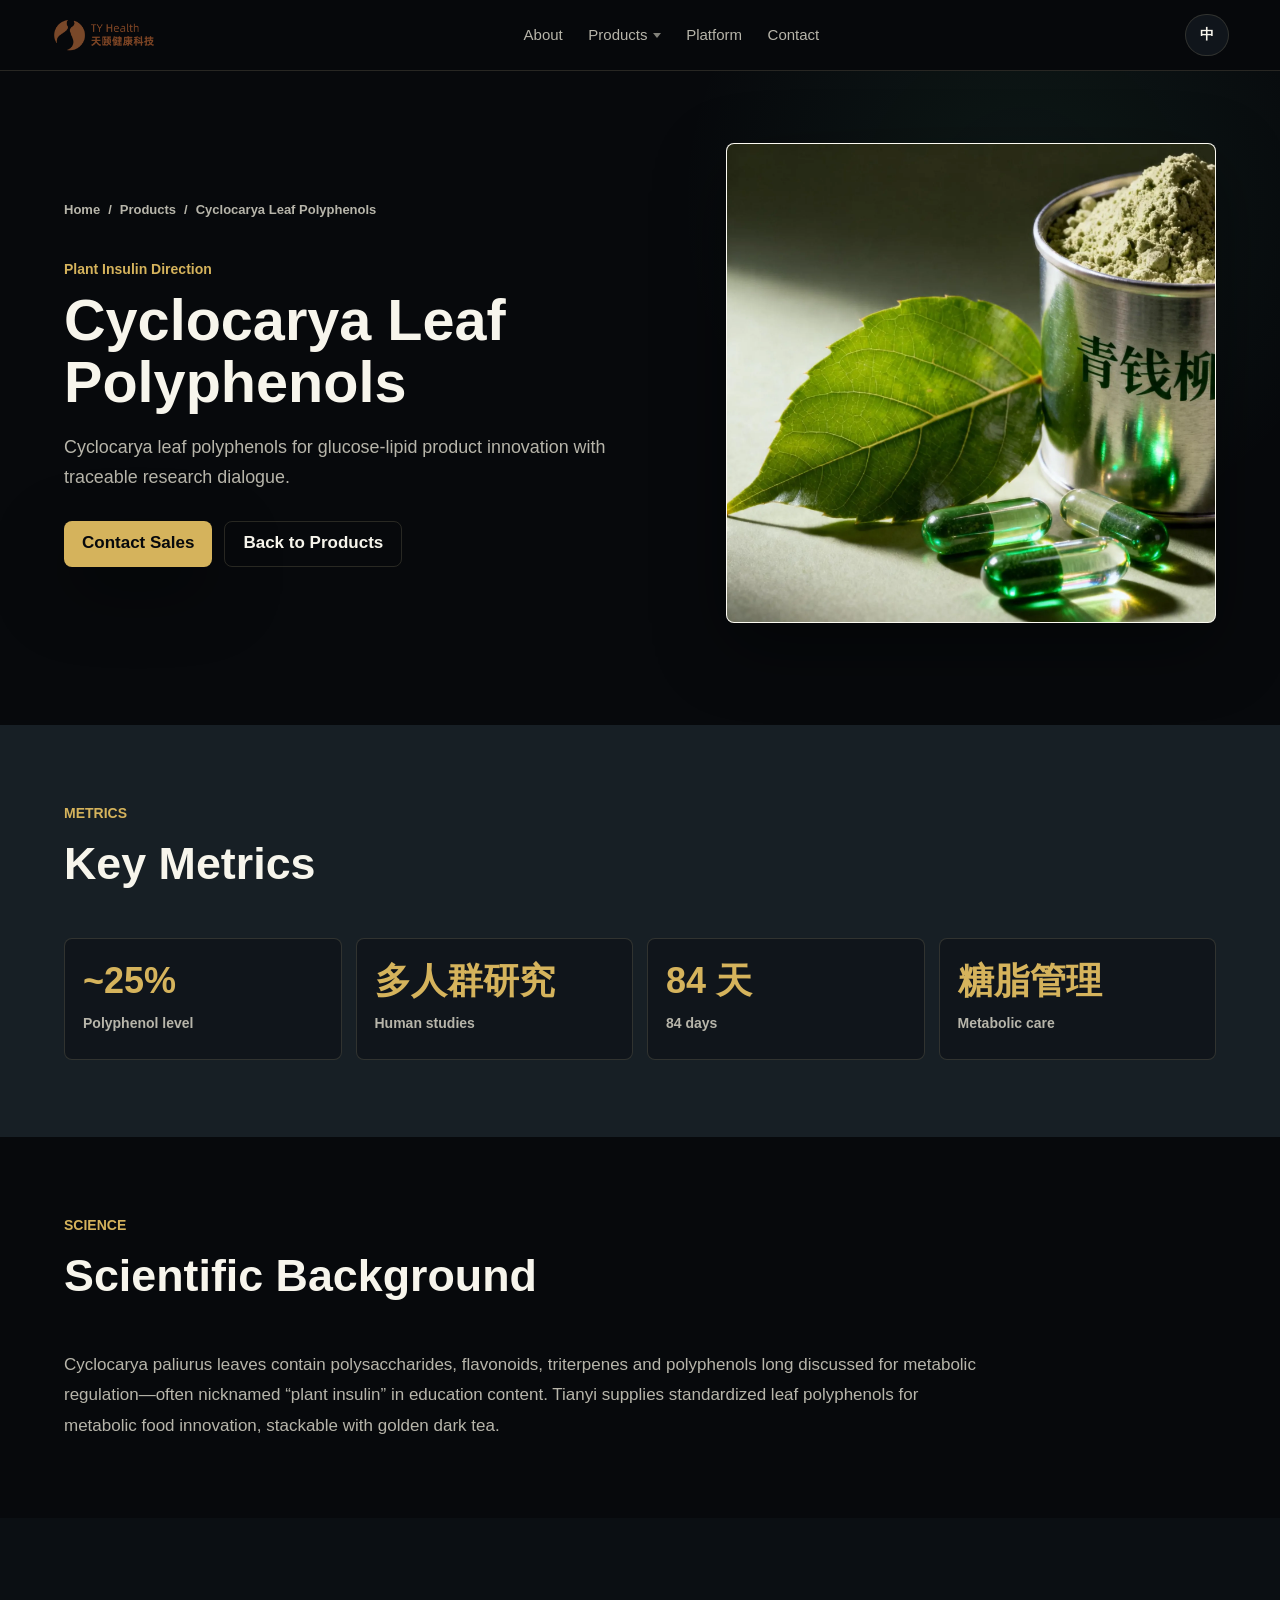
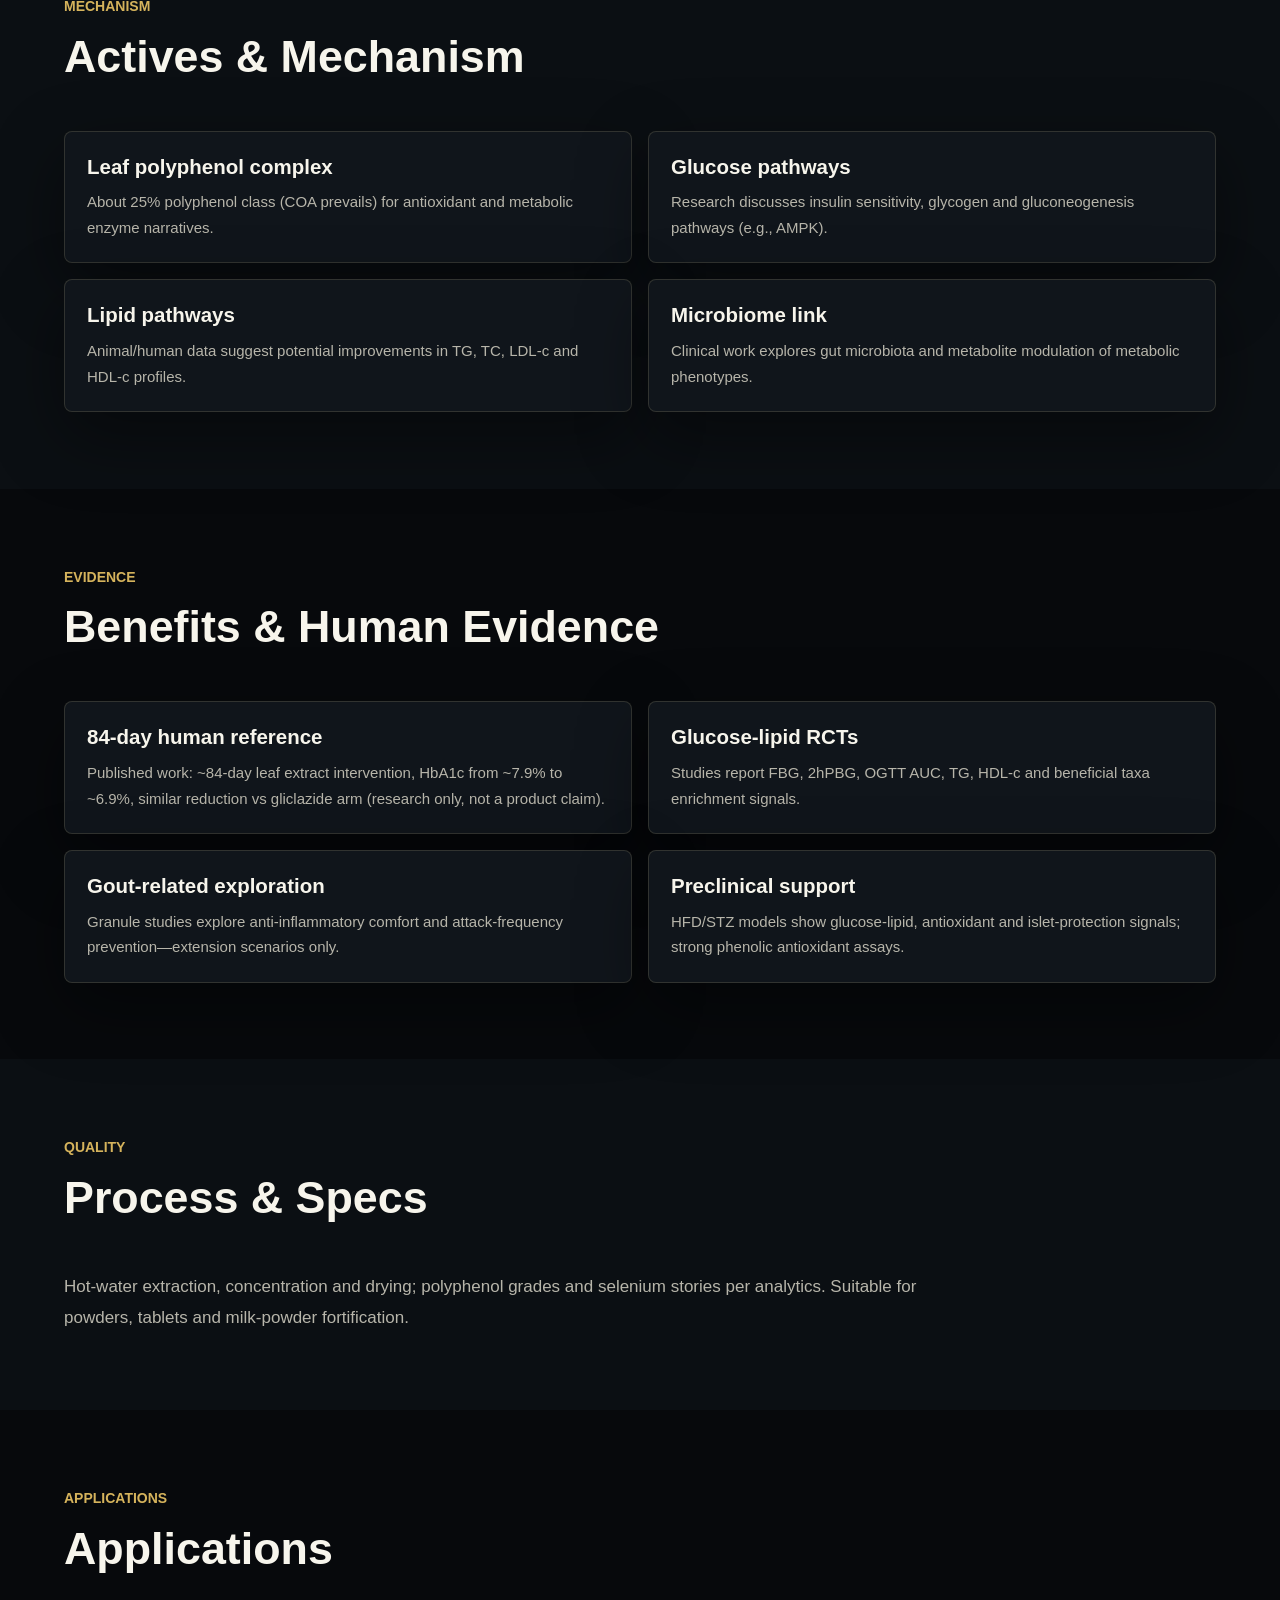
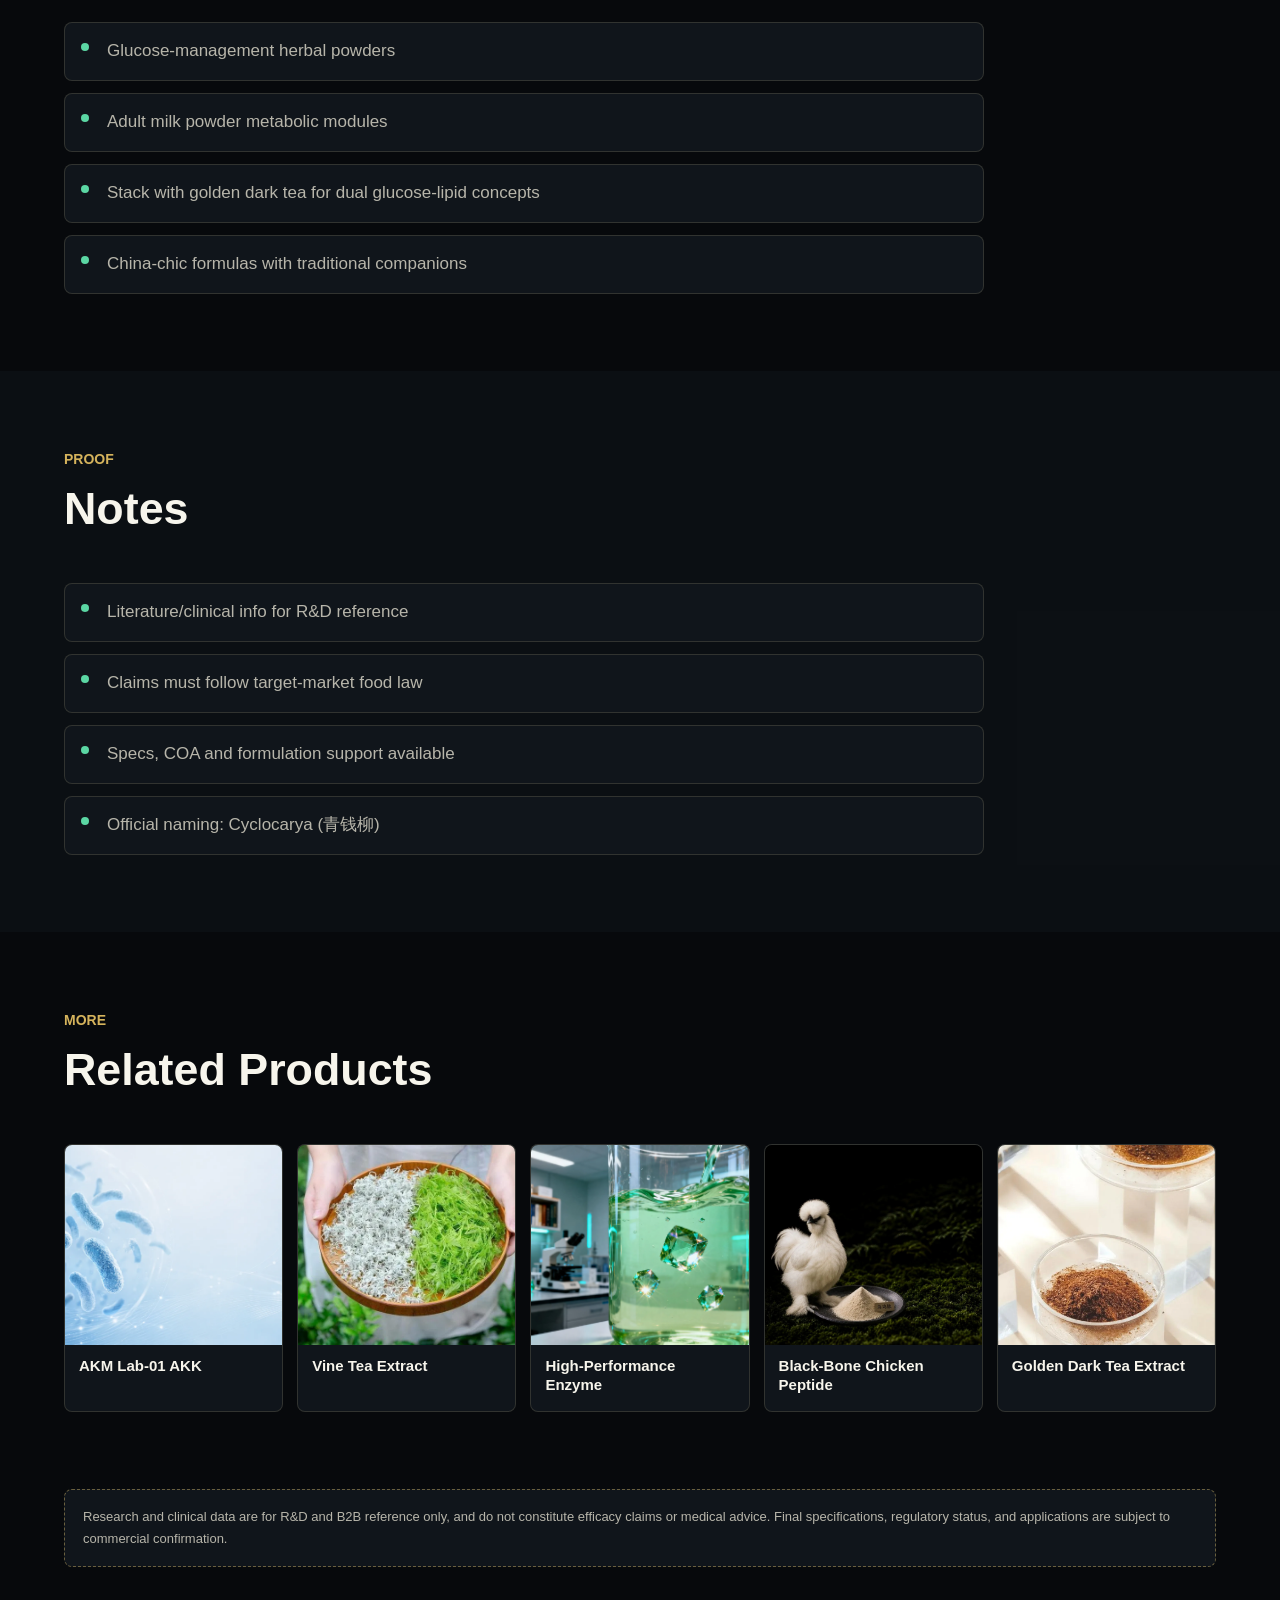
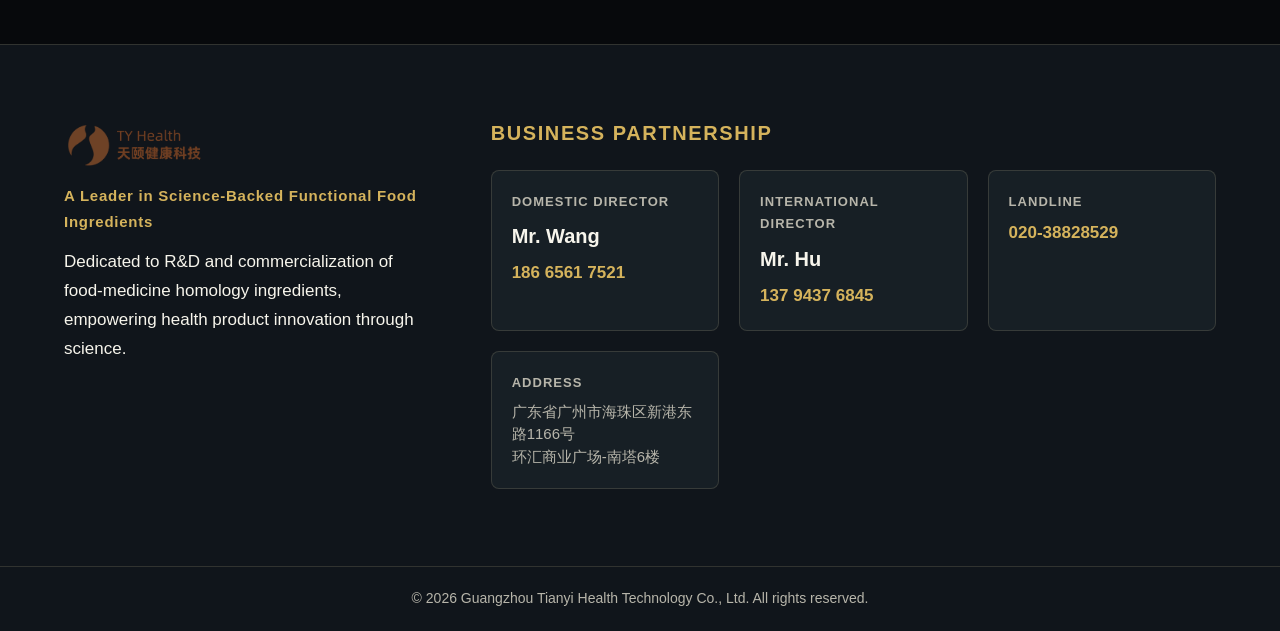
<file: products/qingqianliu.html>
<!doctype html>
<html lang="zh-CN">
<head>
  <meta charset="utf-8">
  <meta name="viewport" content="width=device-width, initial-scale=1">
  <title data-i18n="doc.title">青钱柳叶多酚 - 天颐健康科技</title>
  <meta name="description" data-i18n-content="doc.desc" content="青钱柳叶多酚（植物胰岛素方向），服务血糖管理、血脂调节与代谢综合征相关功能食品开发，含人群研究与动物实验证据参考。">
  <meta name="robots" content="index, follow">
  <link rel="canonical" href="https://www.tyhealthtech.com/products/qingqianliu.html">
  <meta property="og:title" content="青钱柳叶多酚 - 天颐健康科技">
  <meta property="og:description" content="青钱柳叶多酚（植物胰岛素方向），服务血糖管理、血脂调节与代谢综合征相关功能食品开发，含人群研究与动物实验证据参考。">
  <meta property="og:url" content="https://www.tyhealthtech.com/products/qingqianliu.html">
  <meta property="og:type" content="website">
  <meta property="og:site_name" content="天颐健康科技">
  <link rel="icon" type="image/x-icon" href="/favicon.ico?v=20260531">
  <link rel="preconnect" href="https://fonts.googleapis.com">
  <link rel="preconnect" href="https://fonts.gstatic.com" crossorigin>
  <link href="https://fonts.googleapis.com/css2?family=Cormorant+Garamond:wght@400;600;700&family=DM+Sans:wght@300;400;500;700&display=swap" rel="stylesheet">
  <link rel="stylesheet" href="../styles.css?v=20260714b">
</head>
<body data-lang="zh" class="product-page">
  <header class="site-header">
    <a class="brand" href="../index.html" aria-label="天颐健康科技">
      <img class="brand-logo" src="../assets/tianyi-logo-full.png?v=20260526" alt="天颐健康科技 Logo">
      <span class="brand-name" data-i18n="brand.name">天颐健康科技</span>
    </a>
    <nav class="nav">
      <a href="../index.html#about" data-i18n="pp.nav.about">企业介绍</a>
      <div class="nav-item has-dropdown">
        <a href="../index.html#products" data-i18n="pp.nav.products" class="nav-parent" aria-haspopup="true">产品矩阵</a>
        <div class="nav-dropdown" role="menu">
          <a href="akk.html" role="menuitem" data-i18n="nav.p.akk">AKM Lab-01 AKK 菌</a>
          <a href="tengcha.html" role="menuitem" data-i18n="nav.p.tengcha">藤茶提取物</a>
          <a href="enzyme.html" role="menuitem" data-i18n="nav.p.enzyme">高性能酶开发</a>
          <a href="wujitai.html" role="menuitem" data-i18n="nav.p.wujitai">乌鸡肽</a>
          <a href="qingqianliu.html" role="menuitem" data-i18n="nav.p.qingqianliu">青钱柳叶多酚</a>
          <a href="jinhuahongcha.html" role="menuitem" data-i18n="nav.p.jinhua">金花黑茶提取物</a>
        </div>
      </div>
      <a href="../index.html#platform" data-i18n="pp.nav.platform">技术平台</a>
      <a href="#contact" data-i18n="pp.nav.contact">商务合作</a>
    </nav>
    <div class="header-actions">
      <button class="lang-toggle" type="button" aria-label="Switch language" data-lang-toggle>EN</button>
    </div>
  </header>

  <main>
    <section class="pp-hero">
      <div class="pp-hero-copy">
        <nav class="breadcrumb" aria-label="breadcrumb">
          <a href="../index.html" data-i18n="pp.home">首页</a>
          <span>/</span>
          <a href="../index.html#products" data-i18n="pp.products">产品矩阵</a>
          <span>/</span>
          <span data-i18n="p.title">青钱柳叶多酚</span>
        </nav>
        <p class="tag" data-i18n="p.tag">植物胰岛素方向</p>
        <h1 data-i18n="p.title">青钱柳叶多酚</h1>
        <p class="lead" data-i18n="p.lead">以青钱柳叶多酚服务血糖与血脂管理类产品创新，科研与人群研究可追溯、可沟通。</p>
        <div class="hero-actions">
          <a class="primary-btn" href="#contact" data-i18n="pp.cta">商务合作</a>
          <a class="ghost-btn" href="../index.html#products" data-i18n="pp.cta.back">返回产品矩阵</a>
        </div>
      </div>
      <div class="pp-hero-media">
        <img src="../assets/p31_03.webp?v=20260714" alt="青钱柳叶多酚" width="720" height="480" fetchpriority="high">
      </div>
    </section>

    <section class="pp-metrics">
      <div class="section-head"><div><p class="section-kicker">Metrics</p><h2 data-i18n="pp.metrics">关键指标</h2></div></div>
      <div class="metric-grid">
        <article class="metric-card">
          <strong>~25%</strong>
          <span data-i18n="m1">多酚含量量级</span>
        </article>
        <article class="metric-card">
          <strong>多人群研究</strong>
          <span data-i18n="m2">人群研究参考</span>
        </article>
        <article class="metric-card">
          <strong>84 天</strong>
          <span data-i18n="m3">干预周期示例</span>
        </article>
        <article class="metric-card">
          <strong>糖脂管理</strong>
          <span data-i18n="m4">核心场景</span>
        </article>
      </div>
    </section>
    <section class="pp-section">
      <div class="section-head"><div><p class="section-kicker">Science</p><h2 data-i18n="s1.title">科学背景</h2></div></div>
      <p class="pp-prose" data-i18n="s1.body">青钱柳（Cyclocarya paliurus）叶富含多糖、黄酮、三萜与多酚类成分，民间与现代研究均关注其代谢调节潜力，有「植物胰岛素」方向的科普表达。天颐青钱柳叶多酚面向三高调理与糖脂管理原料市场，可与金花黑茶等协同构建方案。</p>
      
    </section>
    <section class="pp-section">
      <div class="section-head"><div><p class="section-kicker">Mechanism</p><h2 data-i18n="s2.title">核心成分与机制</h2></div></div>
      <div class="pp-card-grid">
        <article>
          <h3 data-i18n="c1.t">叶多酚复合</h3>
          <p data-i18n="c1.d">多酚含量可达约 25% 量级（规格书为准），支持抗氧化与代谢酶调节相关讨论。</p>
        </article>
        <article>
          <h3 data-i18n="c2.t">糖代谢路径</h3>
          <p data-i18n="c2.d">研究涉及改善胰岛素敏感性、调节肝糖原与糖异生相关通路（如 AMPK 等讨论）。</p>
        </article>
        <article>
          <h3 data-i18n="c3.t">脂代谢路径</h3>
          <p data-i18n="c3.d">动物与人群研究提示对 TG、TC、LDL-c、HDL-c 等血脂谱的潜在改善。</p>
        </article>
        <article>
          <h3 data-i18n="c4.t">菌群与代谢物</h3>
          <p data-i18n="c4.d">临床研究讨论其通过调节肠道菌群与代谢物改善代谢表型的可能性。</p>
        </article>
      </div>
    </section>
    <section class="pp-section">
      <div class="section-head"><div><p class="section-kicker">Evidence</p><h2 data-i18n="s3.title">功效与临床/人群证据</h2></div></div>
      <div class="pp-card-grid">
        <article>
          <h3 data-i18n="b1.t">84 天人群干预参考</h3>
          <p data-i18n="b1.d">公开研究中，青钱柳叶提取物干预 84 天，受试者 HbA1c 可从约 7.9% 降至约 6.9%，与格列齐特组降幅无显著差异（研究数据，非产品宣称）。</p>
        </article>
        <article>
          <h3 data-i18n="b2.t">糖脂与菌群临床</h3>
          <p data-i18n="b2.d">Open-label 与 RCT 研究观察 FBG、2hPBG、OGTT AUC 及 TG、HDL-c 等指标，并报告有益菌富集相关发现。</p>
        </article>
        <article>
          <h3 data-i18n="b3.t">痛风相关探索</h3>
          <p data-i18n="b3.d">颗粒剂研究在急性痛风抗炎镇痛与预防发作频次方面有临床探索，为延伸场景提供科学线索。</p>
        </article>
        <article>
          <h3 data-i18n="b4.t">动物与体外</h3>
          <p data-i18n="b4.d">高脂高糖/STZ 等模型中显示降糖、调脂、抗氧化与胰岛保护相关结果；酚类提取物 DPPH 清除等抗氧化数据突出。</p>
        </article>
      </div>
    </section>
    <section class="pp-section">
      <div class="section-head"><div><p class="section-kicker">Quality</p><h2 data-i18n="s4.title">工艺与规格</h2></div></div>
      <p class="pp-prose" data-i18n="s4.body">叶原料热水提取、浓缩、干燥制粉等路径；可提供多酚含量规格与有机硒相关叙事（以实际检测为准）。适合固体饮料、压片、乳粉添加等。</p>
      
    </section>
    <section class="pp-section">
      <div class="section-head"><div><p class="section-kicker">Applications</p><h2 data-i18n="s5.title">应用与复配</h2></div></div>
      <ul class="pp-list">
          <li data-i18n="a1">血糖管理草本固体饮料 / 茶珍</li>
          <li data-i18n="a2">成人乳粉与特膳中的植物代谢模块</li>
          <li data-i18n="a3">与金花黑茶提取物组成糖脂双降方案</li>
          <li data-i18n="a4">与黄精等传统食材复配的国潮代谢产品</li>
      </ul>
    </section>
    <section class="pp-section">
      <div class="section-head"><div><p class="section-kicker">Proof</p><h2 data-i18n="s6.title">资质与说明</h2></div></div>
      <ul class="pp-list">
          <li data-i18n="p1">研究文献与临床试验信息用于研发参考</li>
          <li data-i18n="p2">终端宣称须符合目标市场食品法规</li>
          <li data-i18n="p3">可提供原料规格、检测与配方建议</li>
          <li data-i18n="p4">官网统一命名：青钱柳（不再使用「金钱柳」混称）</li>
      </ul>
    </section>


    <section class="pp-related">
      <div class="section-head">
        <div>
          <p class="section-kicker">More</p>
          <h2 data-i18n="pp.related">相关产品</h2>
        </div>
      </div>
      <div class="related-grid">

        <a class="related-card" href="akk.html">
          <img src="../assets/AKK.webp?v=20260714" alt="AKM Lab-01 AKK 菌" loading="lazy" width="320" height="200">
          <h3 data-i18n="rel.akk">AKM Lab-01 AKK 菌</h3>
        </a>

        <a class="related-card" href="tengcha.html">
          <img src="../assets/hero-tengcha-product.webp?v=20260714" alt="藤茶提取物" loading="lazy" width="320" height="200">
          <h3 data-i18n="rel.tengcha">藤茶提取物</h3>
        </a>

        <a class="related-card" href="enzyme.html">
          <img src="../assets/p04_03.webp?v=20260714" alt="高性能酶开发" loading="lazy" width="320" height="200">
          <h3 data-i18n="rel.enzyme">高性能酶开发</h3>
        </a>

        <a class="related-card" href="wujitai.html">
          <img src="../assets/hero-wujitai.webp?v=20260714" alt="乌鸡肽" loading="lazy" width="320" height="200">
          <h3 data-i18n="rel.wujitai">乌鸡肽</h3>
        </a>

        <a class="related-card" href="jinhuahongcha.html">
          <img src="../assets/p13_01.webp?v=20260714" alt="金花黑茶提取物" loading="lazy" width="320" height="200">
          <h3 data-i18n="rel.jinhuahongcha">金花黑茶提取物</h3>
        </a>
      </div>
    </section>

    <section class="pp-disclaimer">
      <p data-i18n="pp.disclaimer">研究与临床数据仅供研发与商务参考，不构成产品功效承诺或医疗建议。具体规格、法规与应用方案请以商务对接确认为准。</p>
    </section>
  </main>

  <footer class="site-footer" id="contact">
    <div class="footer-inner">
      <div class="footer-brand">
        <img class="footer-logo" src="../assets/tianyi-logo-full.png?v=20260526" alt="天颐健康科技">
        <p class="footer-tagline" data-i18n="footer.tagline">科技功能食品与生物制造解决方案平台</p>
        <p class="footer-desc" data-i18n="footer.desc">以药食同源功能原料为根基，融合高性能酶开发、微生态技术与应用验证能力，助力健康产品与生物制造项目落地。</p>
      </div>
      <div class="footer-contact">
        <h3 data-i18n="footer.title">商务合作</h3>
        <div class="contact-list">
          <div class="contact-item">
            <span class="contact-role" data-i18n="footer.role1">国内负责人</span>
            <span class="contact-name" data-i18n="footer.name1">王先生</span>
            <a class="contact-phone" href="tel:18665617521">186 6561 7521</a>
          </div>
          <div class="contact-item">
            <span class="contact-role" data-i18n="footer.role2">国外负责人</span>
            <span class="contact-name" data-i18n="footer.name2">胡先生</span>
            <a class="contact-phone" href="tel:13794376845">137 9437 6845</a>
          </div>
          <div class="contact-item contact-item--landline">
            <span class="contact-role" data-i18n="footer.role3">公司总机</span>
            <a class="contact-phone" href="tel:+862038828529" data-i18n="footer.name3">020-38828529</a>
          </div>
          <div class="contact-item contact-item--address">
            <span class="contact-role" data-i18n="footer.address">地址</span>
            <span class="contact-address">广东省广州市海珠区新港东路1166号<br>环汇商业广场-南塔6楼</span>
          </div>
        </div>
      </div>
    </div>
    <div class="footer-bottom">
      <p data-i18n="footer.copyright">© 2026 广州天颐健康科技有限公司. 保留所有权利.</p>
    </div>
  </footer>

  <script>
    window.PAGE_TRANSLATIONS = {
  "zh": {
    "pp.home": "首页",
    "pp.products": "产品矩阵",
    "pp.cta": "商务合作",
    "pp.cta.back": "返回产品矩阵",
    "pp.related": "相关产品",
    "pp.disclaimer": "研究与临床数据仅供研发与商务参考，不构成产品功效承诺或医疗建议。具体规格、法规与应用方案请以商务对接确认为准。",
    "pp.nav.about": "企业介绍",
    "pp.nav.products": "产品矩阵",
    "pp.nav.platform": "技术平台",
    "pp.nav.contact": "商务合作",
    "pp.metrics": "关键指标",
    "pp.science": "科学背景",
    "pp.mechanism": "核心成分与机制",
    "pp.benefits": "功效与证据",
    "pp.process": "工艺与规格",
    "pp.apps": "应用与复配",
    "pp.proof": "资质与背书",
    "pp.cases": "案例与数据",
    "pp.pain": "产业痛点",
    "pp.platform": "技术平台",
    "doc.title": "青钱柳叶多酚 - 天颐健康科技",
    "doc.desc": "青钱柳叶多酚（植物胰岛素方向），服务血糖管理、血脂调节与代谢综合征相关功能食品开发，含人群研究与动物实验证据参考。",
    "m1": "多酚含量量级",
    "m2": "人群研究参考",
    "m3": "干预周期示例",
    "m4": "核心场景",
    "s1.title": "科学背景",
    "s1.body": "青钱柳（Cyclocarya paliurus）叶富含多糖、黄酮、三萜与多酚类成分，民间与现代研究均关注其代谢调节潜力，有「植物胰岛素」方向的科普表达。天颐青钱柳叶多酚面向三高调理与糖脂管理原料市场，可与金花黑茶等协同构建方案。",
    "s2.title": "核心成分与机制",
    "c1.t": "叶多酚复合",
    "c1.d": "多酚含量可达约 25% 量级（规格书为准），支持抗氧化与代谢酶调节相关讨论。",
    "c2.t": "糖代谢路径",
    "c2.d": "研究涉及改善胰岛素敏感性、调节肝糖原与糖异生相关通路（如 AMPK 等讨论）。",
    "c3.t": "脂代谢路径",
    "c3.d": "动物与人群研究提示对 TG、TC、LDL-c、HDL-c 等血脂谱的潜在改善。",
    "c4.t": "菌群与代谢物",
    "c4.d": "临床研究讨论其通过调节肠道菌群与代谢物改善代谢表型的可能性。",
    "s3.title": "功效与临床/人群证据",
    "b1.t": "84 天人群干预参考",
    "b1.d": "公开研究中，青钱柳叶提取物干预 84 天，受试者 HbA1c 可从约 7.9% 降至约 6.9%，与格列齐特组降幅无显著差异（研究数据，非产品宣称）。",
    "b2.t": "糖脂与菌群临床",
    "b2.d": "Open-label 与 RCT 研究观察 FBG、2hPBG、OGTT AUC 及 TG、HDL-c 等指标，并报告有益菌富集相关发现。",
    "b3.t": "痛风相关探索",
    "b3.d": "颗粒剂研究在急性痛风抗炎镇痛与预防发作频次方面有临床探索，为延伸场景提供科学线索。",
    "b4.t": "动物与体外",
    "b4.d": "高脂高糖/STZ 等模型中显示降糖、调脂、抗氧化与胰岛保护相关结果；酚类提取物 DPPH 清除等抗氧化数据突出。",
    "s4.title": "工艺与规格",
    "s4.body": "叶原料热水提取、浓缩、干燥制粉等路径；可提供多酚含量规格与有机硒相关叙事（以实际检测为准）。适合固体饮料、压片、乳粉添加等。",
    "s5.title": "应用与复配",
    "a1": "血糖管理草本固体饮料 / 茶珍",
    "a2": "成人乳粉与特膳中的植物代谢模块",
    "a3": "与金花黑茶提取物组成糖脂双降方案",
    "a4": "与黄精等传统食材复配的国潮代谢产品",
    "s6.title": "资质与说明",
    "p1": "研究文献与临床试验信息用于研发参考",
    "p2": "终端宣称须符合目标市场食品法规",
    "p3": "可提供原料规格、检测与配方建议",
    "p4": "官网统一命名：青钱柳（不再使用「金钱柳」混称）",
    "rel.akk": "AKM Lab-01 AKK 菌",
    "rel.tengcha": "藤茶提取物",
    "rel.enzyme": "高性能酶开发",
    "rel.wujitai": "乌鸡肽",
    "rel.qingqianliu": "青钱柳叶多酚",
    "rel.jinhuahongcha": "金花黑茶提取物",
    "p.title": "青钱柳叶多酚",
    "p.tag": "植物胰岛素方向",
    "p.lead": "以青钱柳叶多酚服务血糖与血脂管理类产品创新，科研与人群研究可追溯、可沟通。",
    "p.meta": "青钱柳叶多酚（植物胰岛素方向），服务血糖管理、血脂调节与代谢综合征相关功能食品开发，含人群研究与动物实验证据参考。"
  },
  "en": {
    "pp.home": "Home",
    "pp.products": "Products",
    "pp.cta": "Contact Sales",
    "pp.cta.back": "Back to Products",
    "pp.related": "Related Products",
    "pp.disclaimer": "Research and clinical data are for R&D and B2B reference only, and do not constitute efficacy claims or medical advice. Final specifications, regulatory status, and applications are subject to commercial confirmation.",
    "pp.nav.about": "About",
    "pp.nav.products": "Products",
    "pp.nav.platform": "Platform",
    "pp.nav.contact": "Contact",
    "pp.metrics": "Key Metrics",
    "pp.science": "Scientific Background",
    "pp.mechanism": "Actives & Mechanism",
    "pp.benefits": "Benefits & Evidence",
    "pp.process": "Process & Specs",
    "pp.apps": "Applications",
    "pp.proof": "Credentials",
    "pp.cases": "Cases & Data",
    "pp.pain": "Industry Pain Points",
    "pp.platform": "Technology Platform",
    "doc.title": "Cyclocarya Leaf Polyphenols - Tianyi Health Tech",
    "doc.desc": "Cyclocarya paliurus leaf polyphenols for glucose-lipid management formulas, with human study and preclinical references.",
    "m1": "Polyphenol level",
    "m2": "Human studies",
    "m3": "84 days",
    "m4": "Metabolic care",
    "s1.title": "Scientific Background",
    "s1.body": "Cyclocarya paliurus leaves contain polysaccharides, flavonoids, triterpenes and polyphenols long discussed for metabolic regulation—often nicknamed “plant insulin” in education content. Tianyi supplies standardized leaf polyphenols for metabolic food innovation, stackable with golden dark tea.",
    "s2.title": "Actives & Mechanism",
    "c1.t": "Leaf polyphenol complex",
    "c1.d": "About 25% polyphenol class (COA prevails) for antioxidant and metabolic enzyme narratives.",
    "c2.t": "Glucose pathways",
    "c2.d": "Research discusses insulin sensitivity, glycogen and gluconeogenesis pathways (e.g., AMPK).",
    "c3.t": "Lipid pathways",
    "c3.d": "Animal/human data suggest potential improvements in TG, TC, LDL-c and HDL-c profiles.",
    "c4.t": "Microbiome link",
    "c4.d": "Clinical work explores gut microbiota and metabolite modulation of metabolic phenotypes.",
    "s3.title": "Benefits & Human Evidence",
    "b1.t": "84-day human reference",
    "b1.d": "Published work: ~84-day leaf extract intervention, HbA1c from ~7.9% to ~6.9%, similar reduction vs gliclazide arm (research only, not a product claim).",
    "b2.t": "Glucose-lipid RCTs",
    "b2.d": "Studies report FBG, 2hPBG, OGTT AUC, TG, HDL-c and beneficial taxa enrichment signals.",
    "b3.t": "Gout-related exploration",
    "b3.d": "Granule studies explore anti-inflammatory comfort and attack-frequency prevention—extension scenarios only.",
    "b4.t": "Preclinical support",
    "b4.d": "HFD/STZ models show glucose-lipid, antioxidant and islet-protection signals; strong phenolic antioxidant assays.",
    "s4.title": "Process & Specs",
    "s4.body": "Hot-water extraction, concentration and drying; polyphenol grades and selenium stories per analytics. Suitable for powders, tablets and milk-powder fortification.",
    "s5.title": "Applications",
    "a1": "Glucose-management herbal powders",
    "a2": "Adult milk powder metabolic modules",
    "a3": "Stack with golden dark tea for dual glucose-lipid concepts",
    "a4": "China-chic formulas with traditional companions",
    "s6.title": "Notes",
    "p1": "Literature/clinical info for R&D reference",
    "p2": "Claims must follow target-market food law",
    "p3": "Specs, COA and formulation support available",
    "p4": "Official naming: Cyclocarya (青钱柳)",
    "rel.akk": "AKM Lab-01 AKK",
    "rel.tengcha": "Vine Tea Extract",
    "rel.enzyme": "High-Performance Enzyme",
    "rel.wujitai": "Black-Bone Chicken Peptide",
    "rel.qingqianliu": "Cyclocarya Polyphenols",
    "rel.jinhuahongcha": "Golden Dark Tea Extract",
    "p.title": "Cyclocarya Leaf Polyphenols",
    "p.tag": "Plant Insulin Direction",
    "p.lead": "Cyclocarya leaf polyphenols for glucose-lipid product innovation with traceable research dialogue.",
    "p.meta": "Cyclocarya paliurus leaf polyphenols for glucose-lipid management formulas, with human study and preclinical references."
  }
};
  </script>
  <script src="../script.js?v=20260714b"></script>
</body>
</html>
</file>
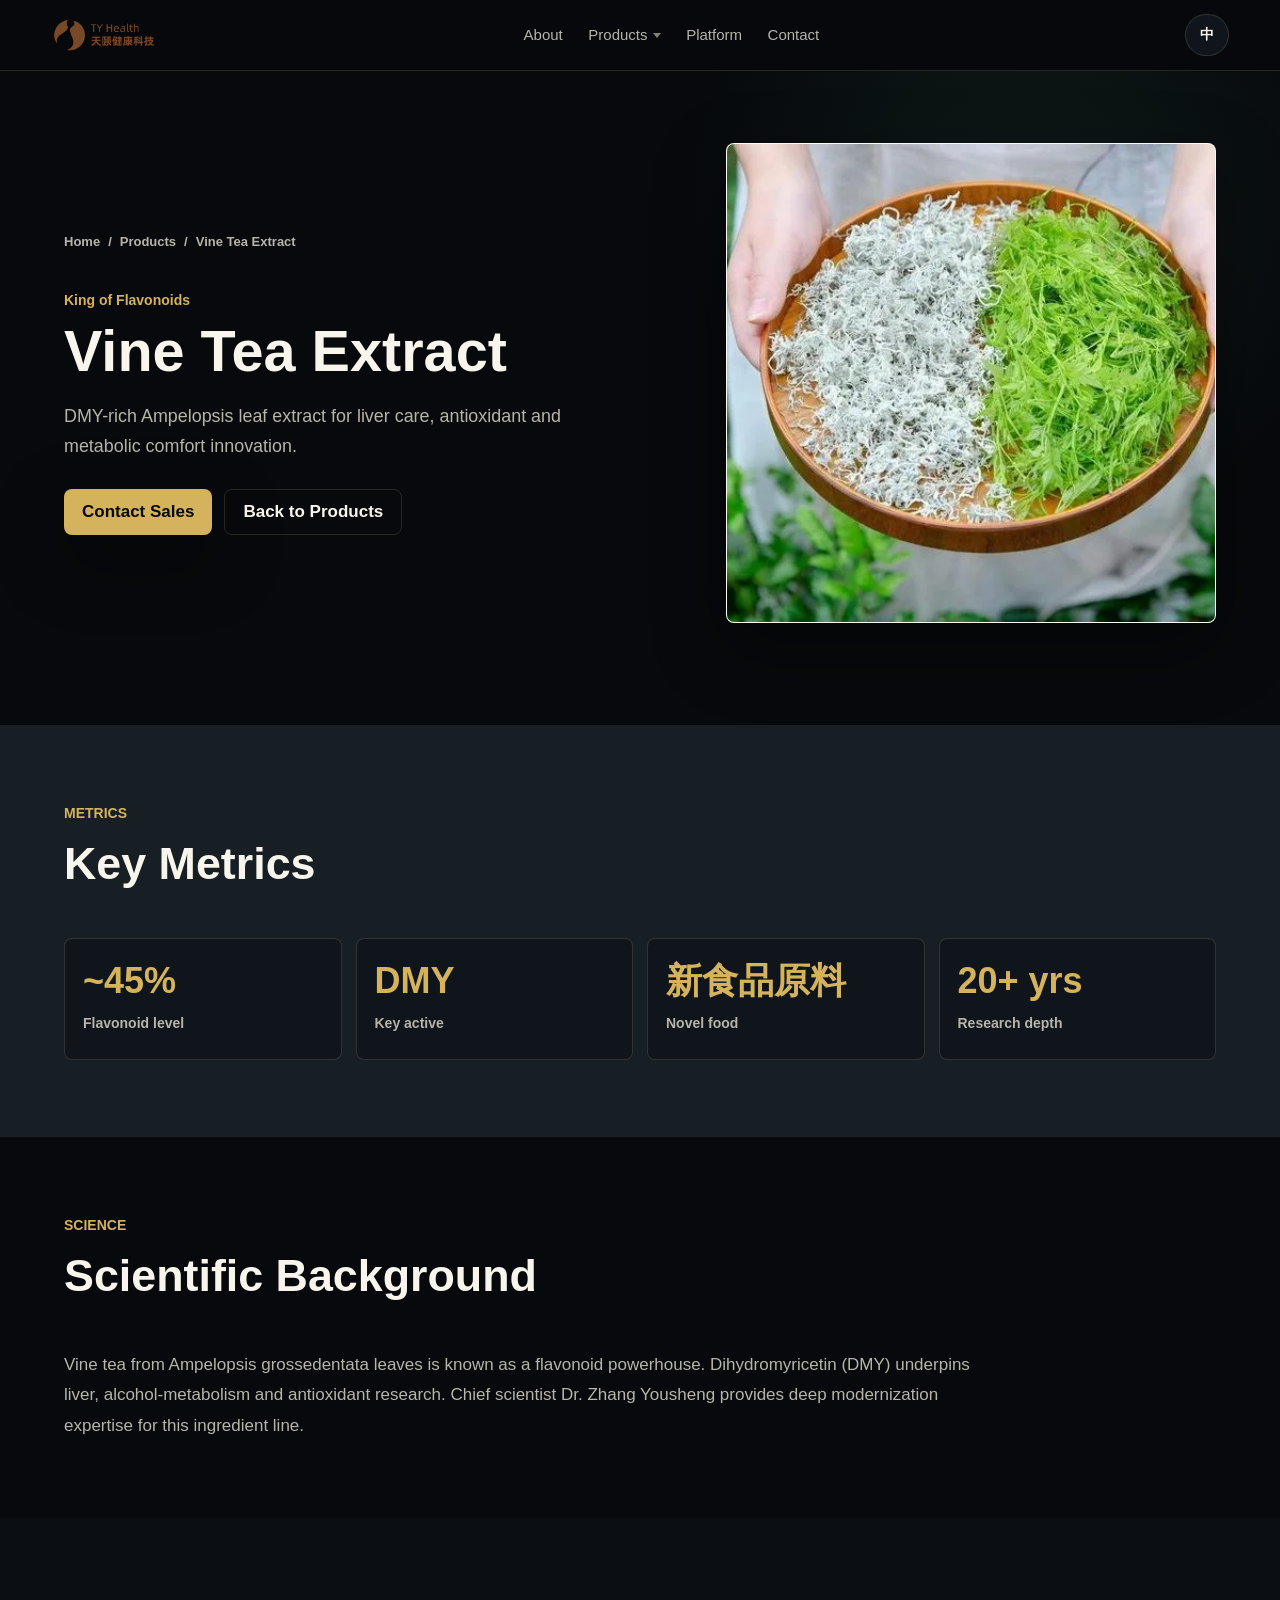
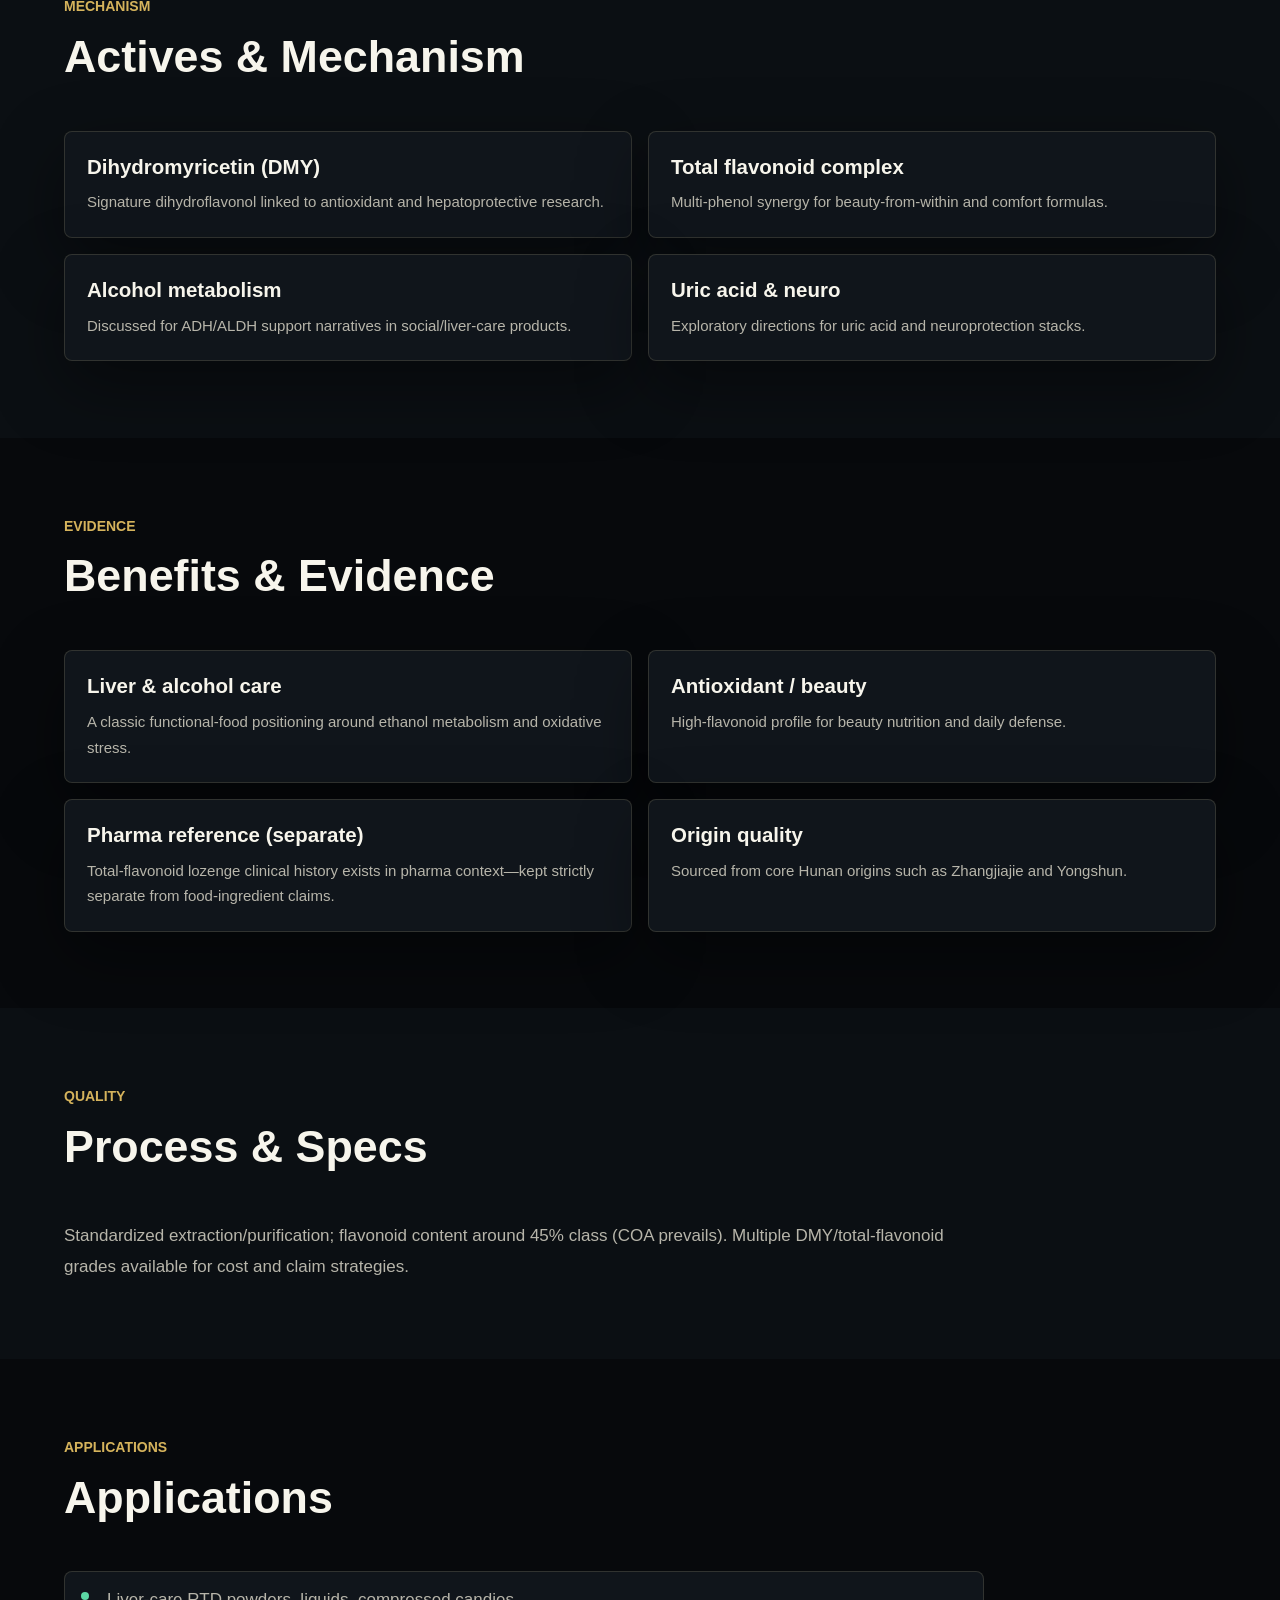
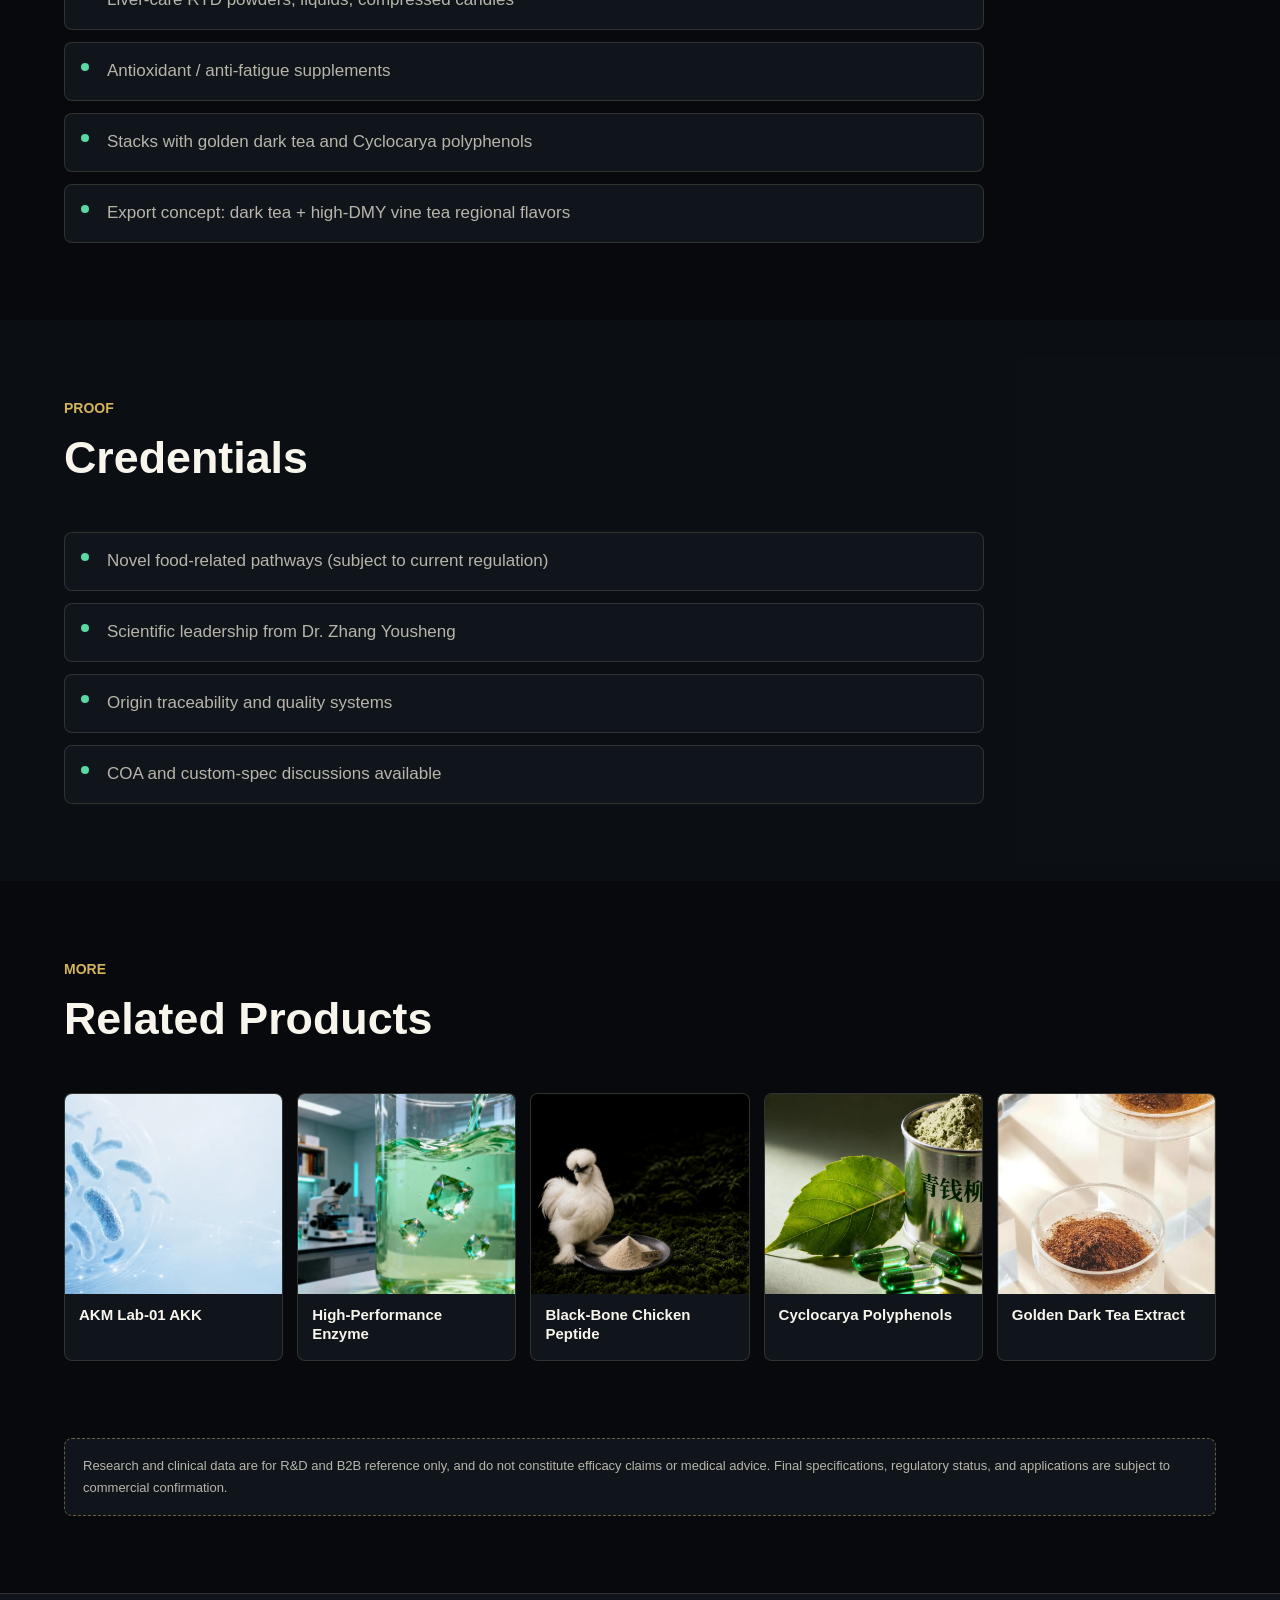
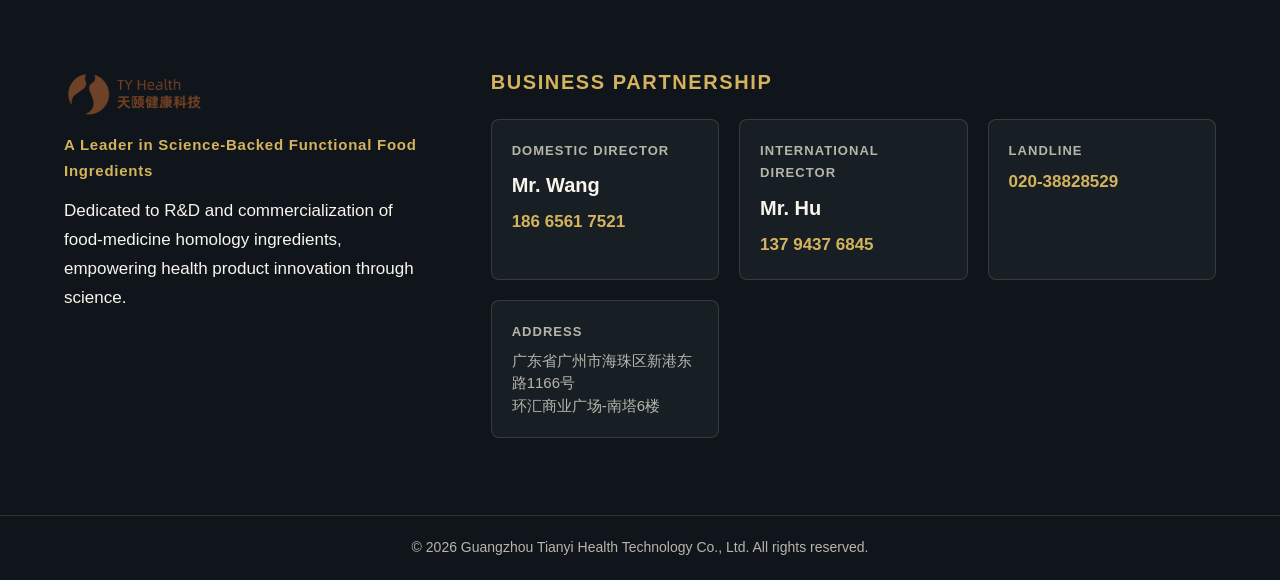
<file: products/tengcha.html>
<!doctype html>
<html lang="zh-CN">
<head>
  <meta charset="utf-8">
  <meta name="viewport" content="width=device-width, initial-scale=1">
  <title data-i18n="doc.title">藤茶提取物 - 天颐健康科技</title>
  <meta name="description" data-i18n-content="doc.desc" content="显齿蛇葡萄叶（藤茶）提取物，核心成分二氢杨梅素 DMY，高黄酮含量，面向护肝解酒、抗氧化与尿酸管理等功能食品开发。">
  <meta name="robots" content="index, follow">
  <link rel="canonical" href="https://www.tyhealthtech.com/products/tengcha.html">
  <meta property="og:title" content="藤茶提取物 - 天颐健康科技">
  <meta property="og:description" content="显齿蛇葡萄叶（藤茶）提取物，核心成分二氢杨梅素 DMY，高黄酮含量，面向护肝解酒、抗氧化与尿酸管理等功能食品开发。">
  <meta property="og:url" content="https://www.tyhealthtech.com/products/tengcha.html">
  <meta property="og:type" content="website">
  <meta property="og:site_name" content="天颐健康科技">
  <link rel="icon" type="image/x-icon" href="/favicon.ico?v=20260531">
  <link rel="preconnect" href="https://fonts.googleapis.com">
  <link rel="preconnect" href="https://fonts.gstatic.com" crossorigin>
  <link href="https://fonts.googleapis.com/css2?family=Cormorant+Garamond:wght@400;600;700&family=DM+Sans:wght@300;400;500;700&display=swap" rel="stylesheet">
  <link rel="stylesheet" href="../styles.css?v=20260714b">
</head>
<body data-lang="zh" class="product-page">
  <header class="site-header">
    <a class="brand" href="../index.html" aria-label="天颐健康科技">
      <img class="brand-logo" src="../assets/tianyi-logo-full.png?v=20260526" alt="天颐健康科技 Logo">
      <span class="brand-name" data-i18n="brand.name">天颐健康科技</span>
    </a>
    <nav class="nav">
      <a href="../index.html#about" data-i18n="pp.nav.about">企业介绍</a>
      <div class="nav-item has-dropdown">
        <a href="../index.html#products" data-i18n="pp.nav.products" class="nav-parent" aria-haspopup="true">产品矩阵</a>
        <div class="nav-dropdown" role="menu">
          <a href="akk.html" role="menuitem" data-i18n="nav.p.akk">AKM Lab-01 AKK 菌</a>
          <a href="tengcha.html" role="menuitem" data-i18n="nav.p.tengcha">藤茶提取物</a>
          <a href="enzyme.html" role="menuitem" data-i18n="nav.p.enzyme">高性能酶开发</a>
          <a href="wujitai.html" role="menuitem" data-i18n="nav.p.wujitai">乌鸡肽</a>
          <a href="qingqianliu.html" role="menuitem" data-i18n="nav.p.qingqianliu">青钱柳叶多酚</a>
          <a href="jinhuahongcha.html" role="menuitem" data-i18n="nav.p.jinhua">金花黑茶提取物</a>
        </div>
      </div>
      <a href="../index.html#platform" data-i18n="pp.nav.platform">技术平台</a>
      <a href="#contact" data-i18n="pp.nav.contact">商务合作</a>
    </nav>
    <div class="header-actions">
      <button class="lang-toggle" type="button" aria-label="Switch language" data-lang-toggle>EN</button>
    </div>
  </header>

  <main>
    <section class="pp-hero">
      <div class="pp-hero-copy">
        <nav class="breadcrumb" aria-label="breadcrumb">
          <a href="../index.html" data-i18n="pp.home">首页</a>
          <span>/</span>
          <a href="../index.html#products" data-i18n="pp.products">产品矩阵</a>
          <span>/</span>
          <span data-i18n="p.title">藤茶提取物</span>
        </nav>
        <p class="tag" data-i18n="p.tag">黄酮之王</p>
        <h1 data-i18n="p.title">藤茶提取物</h1>
        <p class="lead" data-i18n="p.lead">显齿蛇葡萄叶来源，以二氢杨梅素 DMY 为核心，服务护肝解酒、抗氧化与代谢舒适类产品创新。</p>
        <div class="hero-actions">
          <a class="primary-btn" href="#contact" data-i18n="pp.cta">商务合作</a>
          <a class="ghost-btn" href="../index.html#products" data-i18n="pp.cta.back">返回产品矩阵</a>
        </div>
      </div>
      <div class="pp-hero-media">
        <img src="../assets/hero-tengcha-product.webp?v=20260714" alt="藤茶提取物" width="720" height="480" fetchpriority="high">
      </div>
    </section>

    <section class="pp-metrics">
      <div class="section-head"><div><p class="section-kicker">Metrics</p><h2 data-i18n="pp.metrics">关键指标</h2></div></div>
      <div class="metric-grid">
        <article class="metric-card">
          <strong>~45%</strong>
          <span data-i18n="m1">黄酮含量量级</span>
        </article>
        <article class="metric-card">
          <strong>DMY</strong>
          <span data-i18n="m2">核心活性</span>
        </article>
        <article class="metric-card">
          <strong>新食品原料</strong>
          <span data-i18n="m3">原料资质方向</span>
        </article>
        <article class="metric-card">
          <strong data-i18n="m4.num">20+ 年</strong>
          <span data-i18n="m4">研究积淀</span>
        </article>
      </div>
    </section>
    <section class="pp-section">
      <div class="section-head"><div><p class="section-kicker">Science</p><h2 data-i18n="s1.title">科学背景</h2></div></div>
      <p class="pp-prose" data-i18n="s1.body">藤茶来源于显齿蛇葡萄（Ampelopsis grossedentata）叶，被誉为「黄酮之王」。核心成分二氢杨梅素（DMY）在护肝、解酒、抗氧化与代谢相关方向具备扎实研究基础。天颐藤茶首席科学家张友胜博士长期深耕藤茶现代化研究，为原料开发提供关键技术支撑。</p>
      
    </section>
    <section class="pp-section">
      <div class="section-head"><div><p class="section-kicker">Mechanism</p><h2 data-i18n="s2.title">核心成分与机制</h2></div></div>
      <div class="pp-card-grid">
        <article>
          <h3 data-i18n="c1.t">二氢杨梅素 DMY</h3>
          <p data-i18n="c1.d">二氢黄酮醇类代表成分，支持抗氧化与肝脏保护相关机制研究。</p>
        </article>
        <article>
          <h3 data-i18n="c2.t">总黄酮复合体系</h3>
          <p data-i18n="c2.d">多酚黄酮协同，服务口服美容、抗炎舒适与代谢配方设计。</p>
        </article>
        <article>
          <h3 data-i18n="c3.t">酒精代谢相关</h3>
          <p data-i18n="c3.d">研究提示可增强 ADH/ALDH 活性逻辑，加速乙醇代谢讨论，适配应酬与护肝场景。</p>
        </article>
        <article>
          <h3 data-i18n="c4.t">尿酸与神经保护</h3>
          <p data-i18n="c4.d">在尿酸管理与神经保护方向有研究探索，可与其他代谢原料协同。</p>
        </article>
      </div>
    </section>
    <section class="pp-section">
      <div class="section-head"><div><p class="section-kicker">Evidence</p><h2 data-i18n="s3.title">功效方向与证据</h2></div></div>
      <div class="pp-card-grid">
        <article>
          <h3 data-i18n="b1.t">护肝解酒</h3>
          <p data-i18n="b1.d">功能食品与特膳开发中的经典方向，强调酒精代谢与氧化应激管理。</p>
        </article>
        <article>
          <h3 data-i18n="b2.t">抗氧化 / 口服美容</h3>
          <p data-i18n="b2.d">高黄酮特征适合抗氧与美丽营养配方。</p>
        </article>
        <article>
          <h3 data-i18n="b3.t">药品路径参考（分栏）</h3>
          <p data-i18n="b3.d">显齿蛇葡萄总黄酮含片曾完成口腔溃疡相关临床试验路径（药品逻辑与食品原料严格区分，仅作科研背景）。</p>
        </article>
        <article>
          <h3 data-i18n="b4.t">产区与品质</h3>
          <p data-i18n="b4.d">精选湖南张家界及湘西永顺等核心产区原料，从源头控制品质。</p>
        </article>
      </div>
    </section>
    <section class="pp-section">
      <div class="section-head"><div><p class="section-kicker">Quality</p><h2 data-i18n="s4.title">工艺与规格</h2></div></div>
      <p class="pp-prose" data-i18n="s4.body">标准化提取与纯化路径，黄酮含量可达约 45% 量级（以规格书为准）；可提供不同 DMY/总黄酮规格以匹配终端成本与宣称策略。支持固体饮料、压片、胶囊等剂型。</p>
      
    </section>
    <section class="pp-section">
      <div class="section-head"><div><p class="section-kicker">Applications</p><h2 data-i18n="s5.title">应用与复配</h2></div></div>
      <ul class="pp-list">
          <li data-i18n="a1">解酒护肝固体饮料、口服液、压片糖果</li>
          <li data-i18n="a2">抗氧化/抗疲劳营养补充剂</li>
          <li data-i18n="a3">与金花黑茶、青钱柳等代谢原料复配</li>
          <li data-i18n="a4">出口方案示例：黑茶 + 藤茶（高 DMY）地域风味与代谢定位</li>
      </ul>
    </section>
    <section class="pp-section">
      <div class="section-head"><div><p class="section-kicker">Proof</p><h2 data-i18n="s6.title">资质与背书</h2></div></div>
      <ul class="pp-list">
          <li data-i18n="p1">新食品原料相关资质路径（以现行法规与批件为准）</li>
          <li data-i18n="p2">张友胜博士藤茶现代化研究与专著背书</li>
          <li data-i18n="p3">产区溯源与质量体系支持</li>
          <li data-i18n="p4">可提供检测报告与规格定制沟通</li>
      </ul>
    </section>


    <section class="pp-related">
      <div class="section-head">
        <div>
          <p class="section-kicker">More</p>
          <h2 data-i18n="pp.related">相关产品</h2>
        </div>
      </div>
      <div class="related-grid">

        <a class="related-card" href="akk.html">
          <img src="../assets/AKK.webp?v=20260714" alt="AKM Lab-01 AKK 菌" loading="lazy" width="320" height="200">
          <h3 data-i18n="rel.akk">AKM Lab-01 AKK 菌</h3>
        </a>

        <a class="related-card" href="enzyme.html">
          <img src="../assets/p04_03.webp?v=20260714" alt="高性能酶开发" loading="lazy" width="320" height="200">
          <h3 data-i18n="rel.enzyme">高性能酶开发</h3>
        </a>

        <a class="related-card" href="wujitai.html">
          <img src="../assets/hero-wujitai.webp?v=20260714" alt="乌鸡肽" loading="lazy" width="320" height="200">
          <h3 data-i18n="rel.wujitai">乌鸡肽</h3>
        </a>

        <a class="related-card" href="qingqianliu.html">
          <img src="../assets/p31_03.webp?v=20260714" alt="青钱柳叶多酚" loading="lazy" width="320" height="200">
          <h3 data-i18n="rel.qingqianliu">青钱柳叶多酚</h3>
        </a>

        <a class="related-card" href="jinhuahongcha.html">
          <img src="../assets/p13_01.webp?v=20260714" alt="金花黑茶提取物" loading="lazy" width="320" height="200">
          <h3 data-i18n="rel.jinhuahongcha">金花黑茶提取物</h3>
        </a>
      </div>
    </section>

    <section class="pp-disclaimer">
      <p data-i18n="pp.disclaimer">研究与临床数据仅供研发与商务参考，不构成产品功效承诺或医疗建议。具体规格、法规与应用方案请以商务对接确认为准。</p>
    </section>
  </main>

  <footer class="site-footer" id="contact">
    <div class="footer-inner">
      <div class="footer-brand">
        <img class="footer-logo" src="../assets/tianyi-logo-full.png?v=20260526" alt="天颐健康科技">
        <p class="footer-tagline" data-i18n="footer.tagline">科技功能食品与生物制造解决方案平台</p>
        <p class="footer-desc" data-i18n="footer.desc">以药食同源功能原料为根基，融合高性能酶开发、微生态技术与应用验证能力，助力健康产品与生物制造项目落地。</p>
      </div>
      <div class="footer-contact">
        <h3 data-i18n="footer.title">商务合作</h3>
        <div class="contact-list">
          <div class="contact-item">
            <span class="contact-role" data-i18n="footer.role1">国内负责人</span>
            <span class="contact-name" data-i18n="footer.name1">王先生</span>
            <a class="contact-phone" href="tel:18665617521">186 6561 7521</a>
          </div>
          <div class="contact-item">
            <span class="contact-role" data-i18n="footer.role2">国外负责人</span>
            <span class="contact-name" data-i18n="footer.name2">胡先生</span>
            <a class="contact-phone" href="tel:13794376845">137 9437 6845</a>
          </div>
          <div class="contact-item contact-item--landline">
            <span class="contact-role" data-i18n="footer.role3">公司总机</span>
            <a class="contact-phone" href="tel:+862038828529" data-i18n="footer.name3">020-38828529</a>
          </div>
          <div class="contact-item contact-item--address">
            <span class="contact-role" data-i18n="footer.address">地址</span>
            <span class="contact-address">广东省广州市海珠区新港东路1166号<br>环汇商业广场-南塔6楼</span>
          </div>
        </div>
      </div>
    </div>
    <div class="footer-bottom">
      <p data-i18n="footer.copyright">© 2026 广州天颐健康科技有限公司. 保留所有权利.</p>
    </div>
  </footer>

  <script>
    window.PAGE_TRANSLATIONS = {
  "zh": {
    "pp.home": "首页",
    "pp.products": "产品矩阵",
    "pp.cta": "商务合作",
    "pp.cta.back": "返回产品矩阵",
    "pp.related": "相关产品",
    "pp.disclaimer": "研究与临床数据仅供研发与商务参考，不构成产品功效承诺或医疗建议。具体规格、法规与应用方案请以商务对接确认为准。",
    "pp.nav.about": "企业介绍",
    "pp.nav.products": "产品矩阵",
    "pp.nav.platform": "技术平台",
    "pp.nav.contact": "商务合作",
    "pp.metrics": "关键指标",
    "pp.science": "科学背景",
    "pp.mechanism": "核心成分与机制",
    "pp.benefits": "功效与证据",
    "pp.process": "工艺与规格",
    "pp.apps": "应用与复配",
    "pp.proof": "资质与背书",
    "pp.cases": "案例与数据",
    "pp.pain": "产业痛点",
    "pp.platform": "技术平台",
    "doc.title": "藤茶提取物 - 天颐健康科技",
    "doc.desc": "显齿蛇葡萄叶（藤茶）提取物，核心成分二氢杨梅素 DMY，高黄酮含量，面向护肝解酒、抗氧化与尿酸管理等功能食品开发。",
    "m1": "黄酮含量量级",
    "m2": "核心活性",
    "m3": "原料资质方向",
    "m4": "研究积淀",
    "m4.num": "20+ 年",
    "s1.title": "科学背景",
    "s1.body": "藤茶来源于显齿蛇葡萄（Ampelopsis grossedentata）叶，被誉为「黄酮之王」。核心成分二氢杨梅素（DMY）在护肝、解酒、抗氧化与代谢相关方向具备扎实研究基础。天颐藤茶首席科学家张友胜博士长期深耕藤茶现代化研究，为原料开发提供关键技术支撑。",
    "s2.title": "核心成分与机制",
    "c1.t": "二氢杨梅素 DMY",
    "c1.d": "二氢黄酮醇类代表成分，支持抗氧化与肝脏保护相关机制研究。",
    "c2.t": "总黄酮复合体系",
    "c2.d": "多酚黄酮协同，服务口服美容、抗炎舒适与代谢配方设计。",
    "c3.t": "酒精代谢相关",
    "c3.d": "研究提示可增强 ADH/ALDH 活性逻辑，加速乙醇代谢讨论，适配应酬与护肝场景。",
    "c4.t": "尿酸与神经保护",
    "c4.d": "在尿酸管理与神经保护方向有研究探索，可与其他代谢原料协同。",
    "s3.title": "功效方向与证据",
    "b1.t": "护肝解酒",
    "b1.d": "功能食品与特膳开发中的经典方向，强调酒精代谢与氧化应激管理。",
    "b2.t": "抗氧化 / 口服美容",
    "b2.d": "高黄酮特征适合抗氧与美丽营养配方。",
    "b3.t": "药品路径参考（分栏）",
    "b3.d": "显齿蛇葡萄总黄酮含片曾完成口腔溃疡相关临床试验路径（药品逻辑与食品原料严格区分，仅作科研背景）。",
    "b4.t": "产区与品质",
    "b4.d": "精选湖南张家界及湘西永顺等核心产区原料，从源头控制品质。",
    "s4.title": "工艺与规格",
    "s4.body": "标准化提取与纯化路径，黄酮含量可达约 45% 量级（以规格书为准）；可提供不同 DMY/总黄酮规格以匹配终端成本与宣称策略。支持固体饮料、压片、胶囊等剂型。",
    "s5.title": "应用与复配",
    "a1": "解酒护肝固体饮料、口服液、压片糖果",
    "a2": "抗氧化/抗疲劳营养补充剂",
    "a3": "与金花黑茶、青钱柳等代谢原料复配",
    "a4": "出口方案示例：黑茶 + 藤茶（高 DMY）地域风味与代谢定位",
    "s6.title": "资质与背书",
    "p1": "新食品原料相关资质路径（以现行法规与批件为准）",
    "p2": "张友胜博士藤茶现代化研究与专著背书",
    "p3": "产区溯源与质量体系支持",
    "p4": "可提供检测报告与规格定制沟通",
    "rel.akk": "AKM Lab-01 AKK 菌",
    "rel.tengcha": "藤茶提取物",
    "rel.enzyme": "高性能酶开发",
    "rel.wujitai": "乌鸡肽",
    "rel.qingqianliu": "青钱柳叶多酚",
    "rel.jinhuahongcha": "金花黑茶提取物",
    "p.title": "藤茶提取物",
    "p.tag": "黄酮之王",
    "p.lead": "显齿蛇葡萄叶来源，以二氢杨梅素 DMY 为核心，服务护肝解酒、抗氧化与代谢舒适类产品创新。",
    "p.meta": "显齿蛇葡萄叶（藤茶）提取物，核心成分二氢杨梅素 DMY，高黄酮含量，面向护肝解酒、抗氧化与尿酸管理等功能食品开发。"
  },
  "en": {
    "pp.home": "Home",
    "pp.products": "Products",
    "pp.cta": "Contact Sales",
    "pp.cta.back": "Back to Products",
    "pp.related": "Related Products",
    "pp.disclaimer": "Research and clinical data are for R&D and B2B reference only, and do not constitute efficacy claims or medical advice. Final specifications, regulatory status, and applications are subject to commercial confirmation.",
    "pp.nav.about": "About",
    "pp.nav.products": "Products",
    "pp.nav.platform": "Platform",
    "pp.nav.contact": "Contact",
    "pp.metrics": "Key Metrics",
    "pp.science": "Scientific Background",
    "pp.mechanism": "Actives & Mechanism",
    "pp.benefits": "Benefits & Evidence",
    "pp.process": "Process & Specs",
    "pp.apps": "Applications",
    "pp.proof": "Credentials",
    "pp.cases": "Cases & Data",
    "pp.pain": "Industry Pain Points",
    "pp.platform": "Technology Platform",
    "doc.title": "Vine Tea Extract - Tianyi Health Tech",
    "doc.desc": "Ampelopsis grossedentata (vine tea) leaf extract rich in dihydromyricetin (DMY) for liver support, antioxidant and uric-acid management formulations.",
    "m1": "Flavonoid level",
    "m2": "Key active",
    "m3": "Novel food",
    "m4": "Research depth",
    "m4.num": "20+ yrs",
    "s1.title": "Scientific Background",
    "s1.body": "Vine tea from Ampelopsis grossedentata leaves is known as a flavonoid powerhouse. Dihydromyricetin (DMY) underpins liver, alcohol-metabolism and antioxidant research. Chief scientist Dr. Zhang Yousheng provides deep modernization expertise for this ingredient line.",
    "s2.title": "Actives & Mechanism",
    "c1.t": "Dihydromyricetin (DMY)",
    "c1.d": "Signature dihydroflavonol linked to antioxidant and hepatoprotective research.",
    "c2.t": "Total flavonoid complex",
    "c2.d": "Multi-phenol synergy for beauty-from-within and comfort formulas.",
    "c3.t": "Alcohol metabolism",
    "c3.d": "Discussed for ADH/ALDH support narratives in social/liver-care products.",
    "c4.t": "Uric acid & neuro",
    "c4.d": "Exploratory directions for uric acid and neuroprotection stacks.",
    "s3.title": "Benefits & Evidence",
    "b1.t": "Liver & alcohol care",
    "b1.d": "A classic functional-food positioning around ethanol metabolism and oxidative stress.",
    "b2.t": "Antioxidant / beauty",
    "b2.d": "High-flavonoid profile for beauty nutrition and daily defense.",
    "b3.t": "Pharma reference (separate)",
    "b3.d": "Total-flavonoid lozenge clinical history exists in pharma context—kept strictly separate from food-ingredient claims.",
    "b4.t": "Origin quality",
    "b4.d": "Sourced from core Hunan origins such as Zhangjiajie and Yongshun.",
    "s4.title": "Process & Specs",
    "s4.body": "Standardized extraction/purification; flavonoid content around 45% class (COA prevails). Multiple DMY/total-flavonoid grades available for cost and claim strategies.",
    "s5.title": "Applications",
    "a1": "Liver-care RTD powders, liquids, compressed candies",
    "a2": "Antioxidant / anti-fatigue supplements",
    "a3": "Stacks with golden dark tea and Cyclocarya polyphenols",
    "a4": "Export concept: dark tea + high-DMY vine tea regional flavors",
    "s6.title": "Credentials",
    "p1": "Novel food-related pathways (subject to current regulation)",
    "p2": "Scientific leadership from Dr. Zhang Yousheng",
    "p3": "Origin traceability and quality systems",
    "p4": "COA and custom-spec discussions available",
    "rel.akk": "AKM Lab-01 AKK",
    "rel.tengcha": "Vine Tea Extract",
    "rel.enzyme": "High-Performance Enzyme",
    "rel.wujitai": "Black-Bone Chicken Peptide",
    "rel.qingqianliu": "Cyclocarya Polyphenols",
    "rel.jinhuahongcha": "Golden Dark Tea Extract",
    "p.title": "Vine Tea Extract",
    "p.tag": "King of Flavonoids",
    "p.lead": "DMY-rich Ampelopsis leaf extract for liver care, antioxidant and metabolic comfort innovation.",
    "p.meta": "Ampelopsis grossedentata (vine tea) leaf extract rich in dihydromyricetin (DMY) for liver support, antioxidant and uric-acid management formulations."
  }
};
  </script>
  <script src="../script.js?v=20260714b"></script>
</body>
</html>
</file>
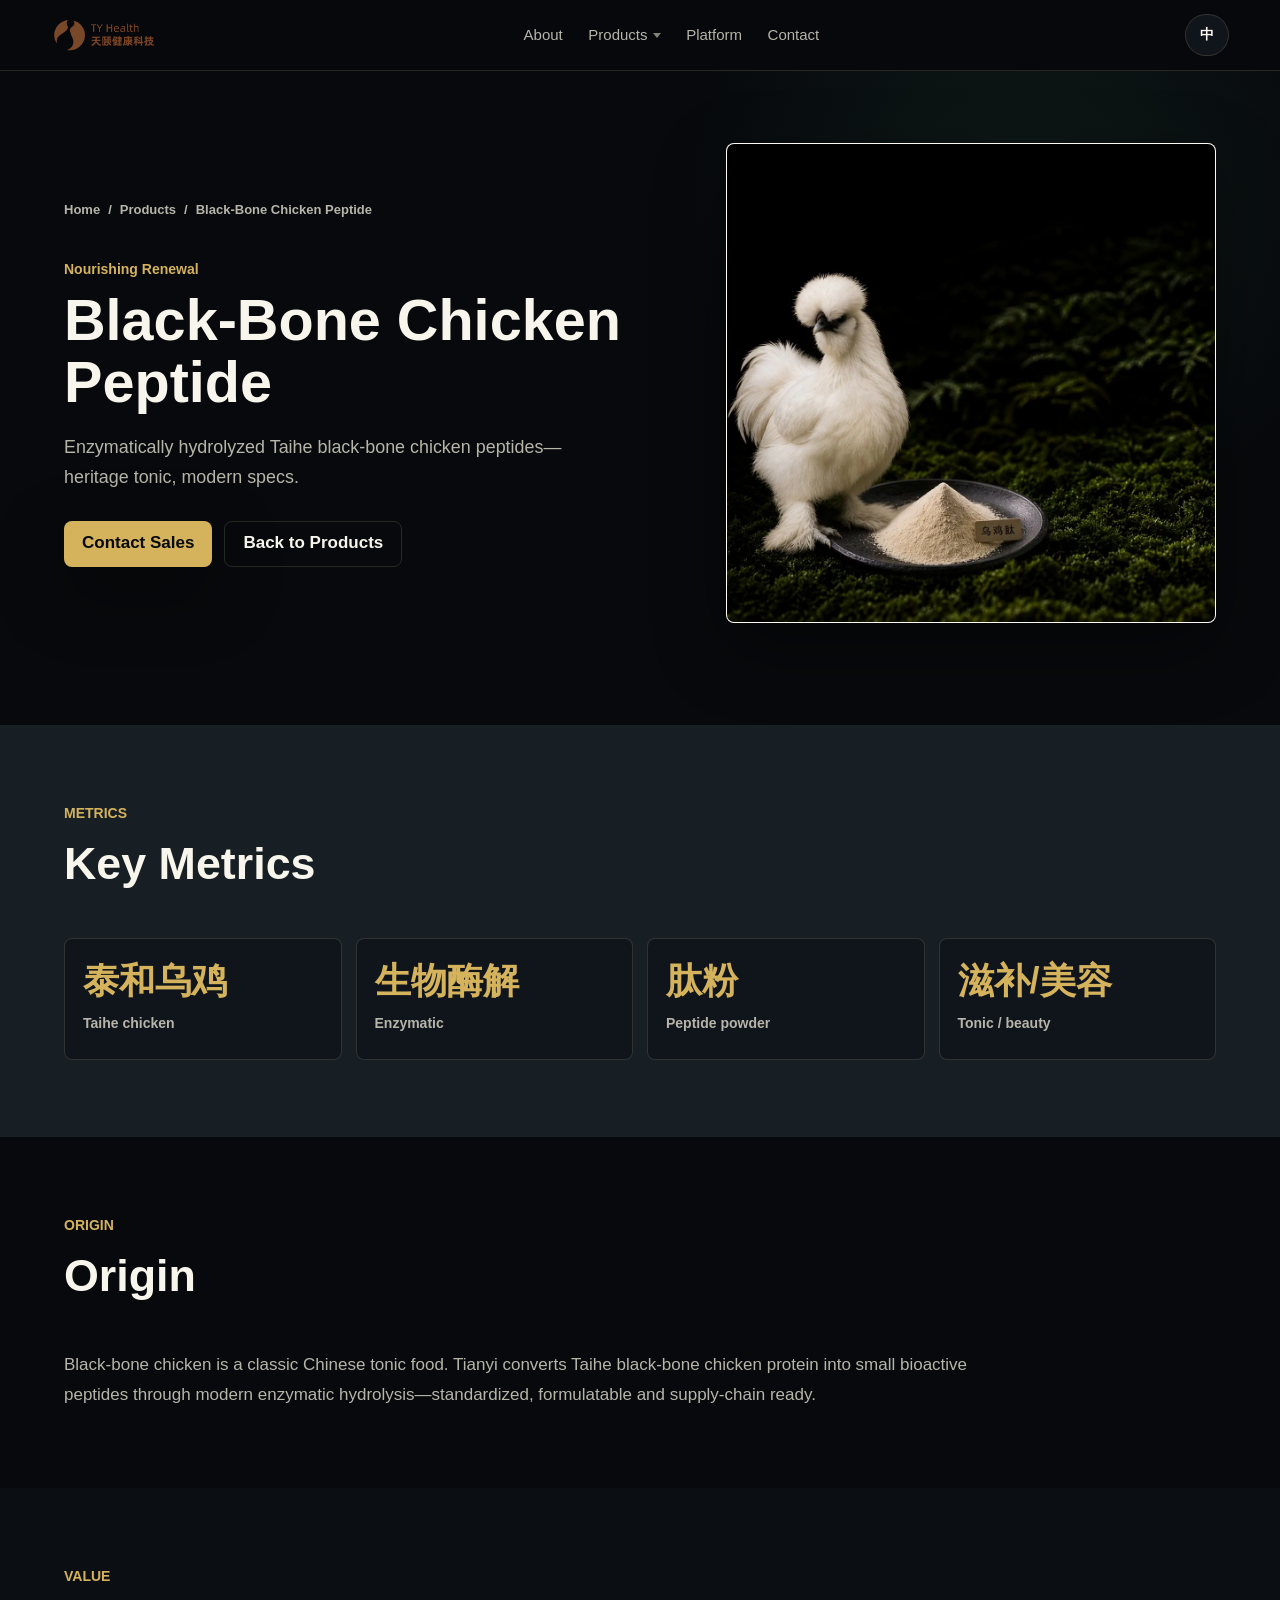
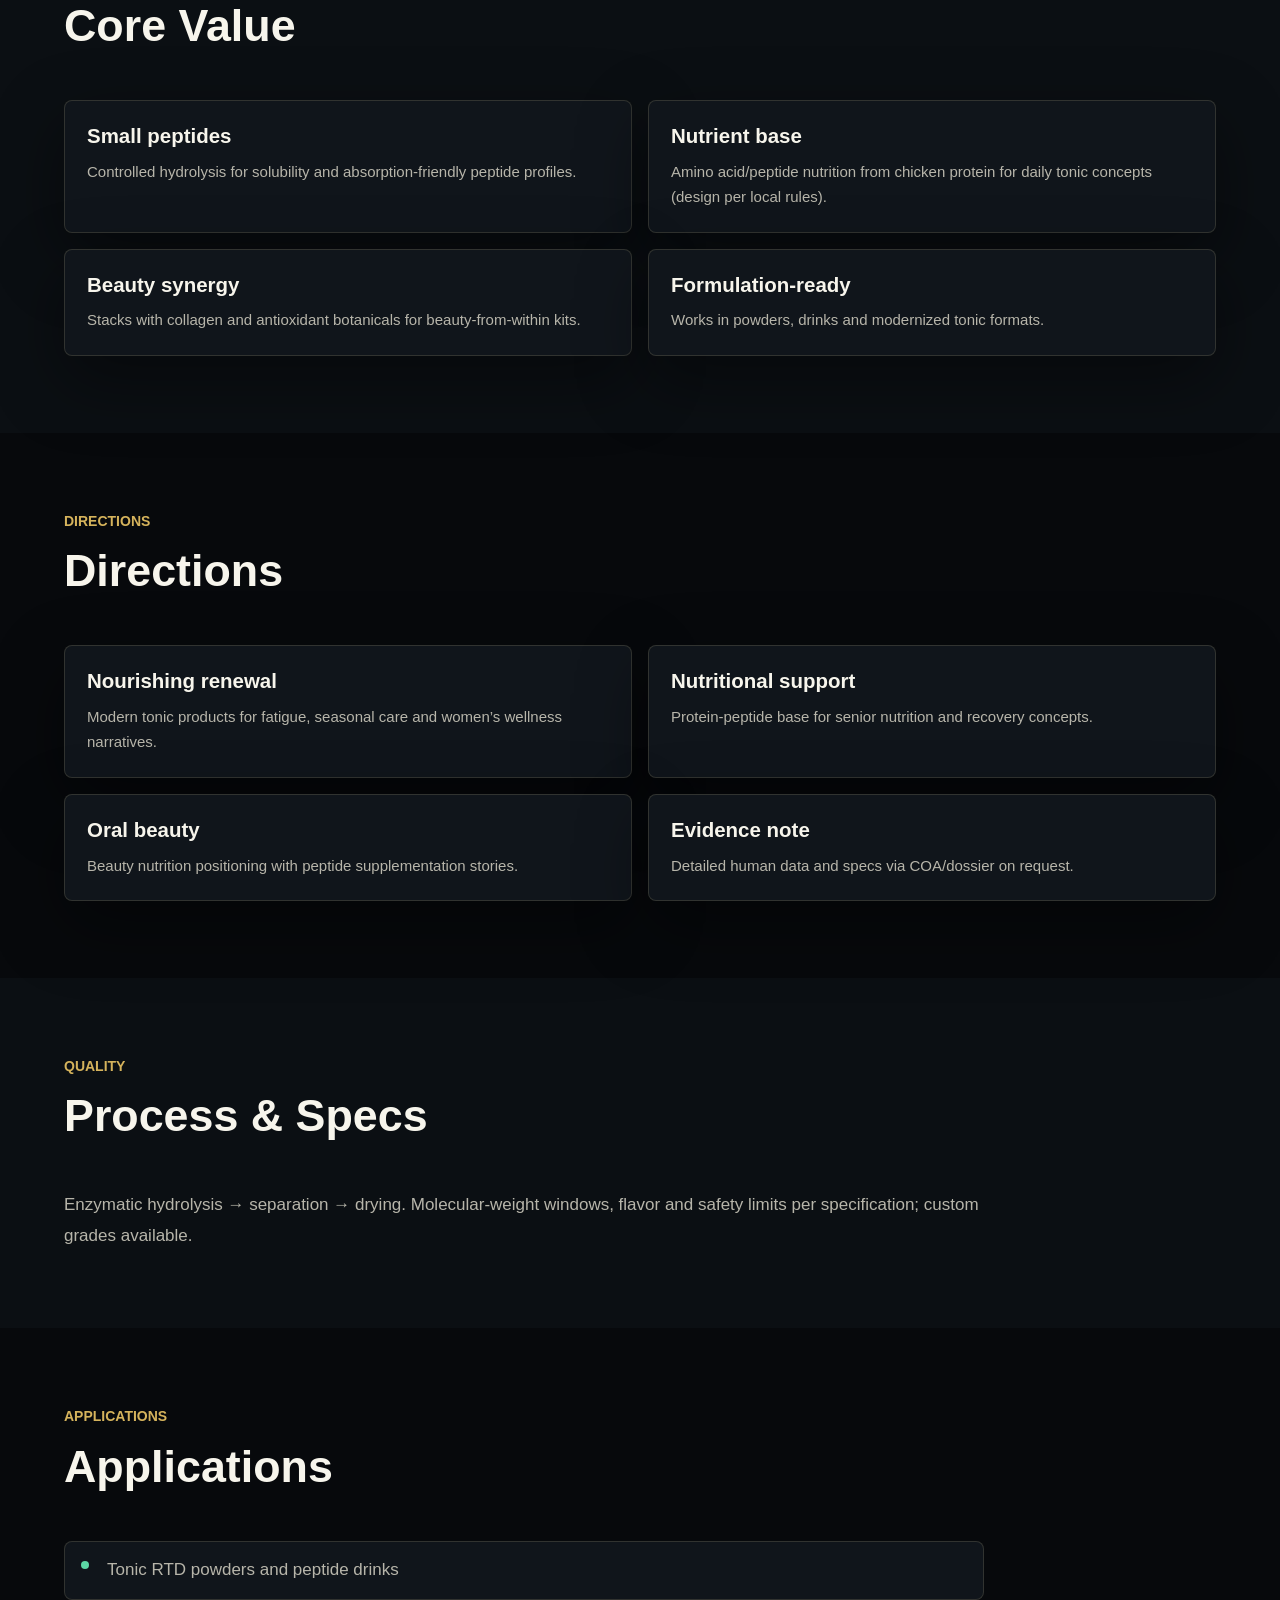
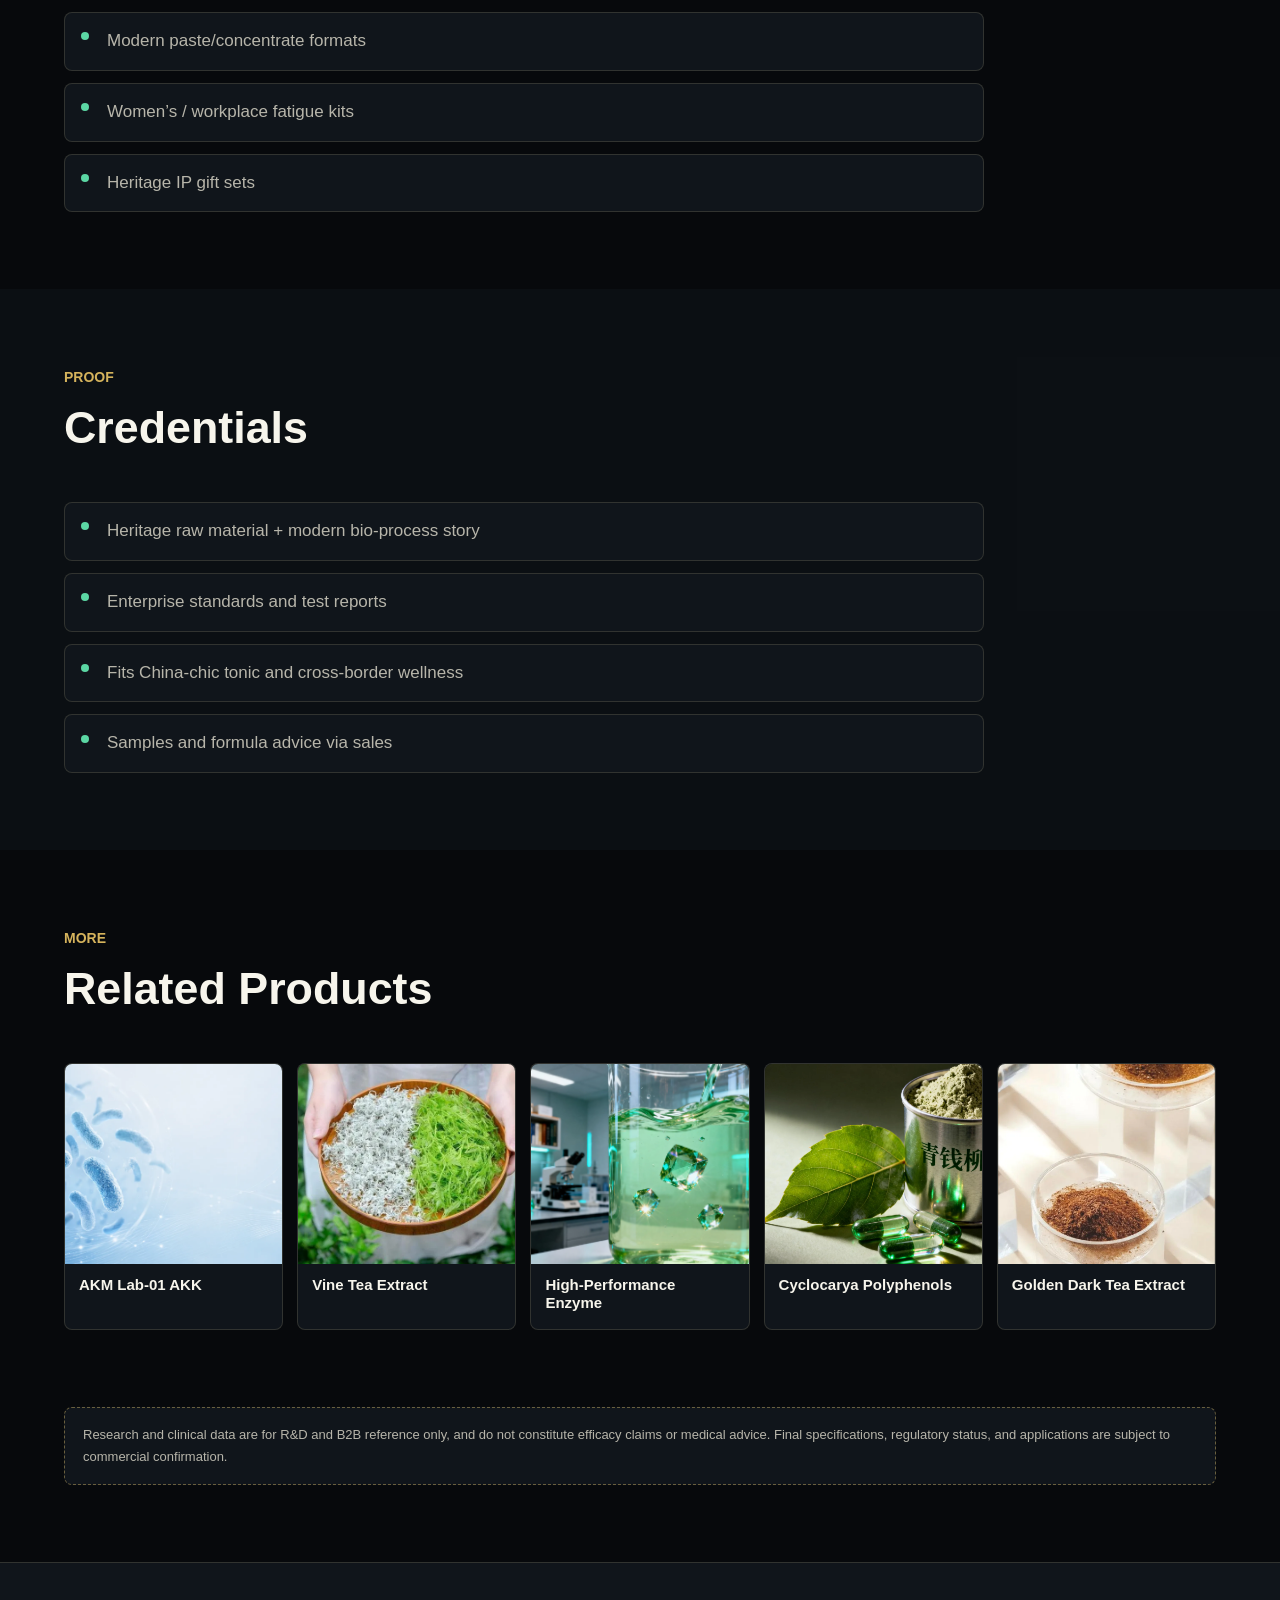
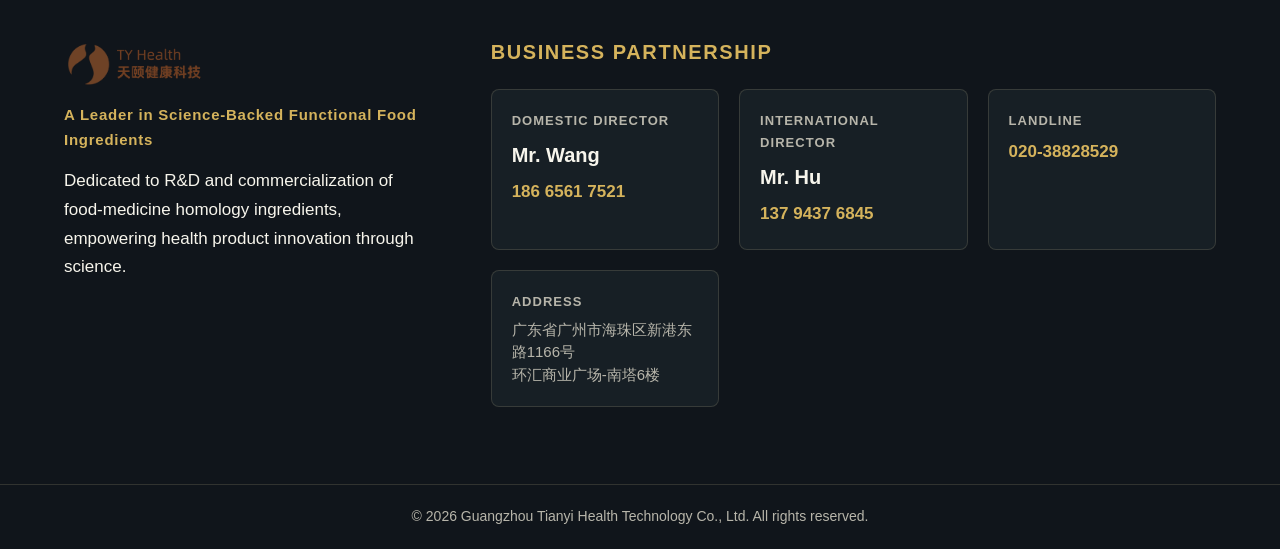
<file: products/wujitai.html>
<!doctype html>
<html lang="zh-CN">
<head>
  <meta charset="utf-8">
  <meta name="viewport" content="width=device-width, initial-scale=1">
  <title data-i18n="doc.title">乌鸡肽 - 天颐健康科技</title>
  <meta name="description" data-i18n-content="doc.desc" content="泰和乌鸡来源小分子活性肽，生物酶解工艺，面向滋补焕新、营养支持与口服美容类功能食品与营养补充剂。">
  <meta name="robots" content="index, follow">
  <link rel="canonical" href="https://www.tyhealthtech.com/products/wujitai.html">
  <meta property="og:title" content="乌鸡肽 - 天颐健康科技">
  <meta property="og:description" content="泰和乌鸡来源小分子活性肽，生物酶解工艺，面向滋补焕新、营养支持与口服美容类功能食品与营养补充剂。">
  <meta property="og:url" content="https://www.tyhealthtech.com/products/wujitai.html">
  <meta property="og:type" content="website">
  <meta property="og:site_name" content="天颐健康科技">
  <link rel="icon" type="image/x-icon" href="/favicon.ico?v=20260531">
  <link rel="preconnect" href="https://fonts.googleapis.com">
  <link rel="preconnect" href="https://fonts.gstatic.com" crossorigin>
  <link href="https://fonts.googleapis.com/css2?family=Cormorant+Garamond:wght@400;600;700&family=DM+Sans:wght@300;400;500;700&display=swap" rel="stylesheet">
  <link rel="stylesheet" href="../styles.css?v=20260714b">
</head>
<body data-lang="zh" class="product-page">
  <header class="site-header">
    <a class="brand" href="../index.html" aria-label="天颐健康科技">
      <img class="brand-logo" src="../assets/tianyi-logo-full.png?v=20260526" alt="天颐健康科技 Logo">
      <span class="brand-name" data-i18n="brand.name">天颐健康科技</span>
    </a>
    <nav class="nav">
      <a href="../index.html#about" data-i18n="pp.nav.about">企业介绍</a>
      <div class="nav-item has-dropdown">
        <a href="../index.html#products" data-i18n="pp.nav.products" class="nav-parent" aria-haspopup="true">产品矩阵</a>
        <div class="nav-dropdown" role="menu">
          <a href="akk.html" role="menuitem" data-i18n="nav.p.akk">AKM Lab-01 AKK 菌</a>
          <a href="tengcha.html" role="menuitem" data-i18n="nav.p.tengcha">藤茶提取物</a>
          <a href="enzyme.html" role="menuitem" data-i18n="nav.p.enzyme">高性能酶开发</a>
          <a href="wujitai.html" role="menuitem" data-i18n="nav.p.wujitai">乌鸡肽</a>
          <a href="qingqianliu.html" role="menuitem" data-i18n="nav.p.qingqianliu">青钱柳叶多酚</a>
          <a href="jinhuahongcha.html" role="menuitem" data-i18n="nav.p.jinhua">金花黑茶提取物</a>
        </div>
      </div>
      <a href="../index.html#platform" data-i18n="pp.nav.platform">技术平台</a>
      <a href="#contact" data-i18n="pp.nav.contact">商务合作</a>
    </nav>
    <div class="header-actions">
      <button class="lang-toggle" type="button" aria-label="Switch language" data-lang-toggle>EN</button>
    </div>
  </header>

  <main>
    <section class="pp-hero">
      <div class="pp-hero-copy">
        <nav class="breadcrumb" aria-label="breadcrumb">
          <a href="../index.html" data-i18n="pp.home">首页</a>
          <span>/</span>
          <a href="../index.html#products" data-i18n="pp.products">产品矩阵</a>
          <span>/</span>
          <span data-i18n="p.title">乌鸡肽</span>
        </nav>
        <p class="tag" data-i18n="p.tag">滋补焕新</p>
        <h1 data-i18n="p.title">乌鸡肽</h1>
        <p class="lead" data-i18n="p.lead">以泰和乌鸡为原料，生物酶解小分子肽，让传统滋补变成可规格化的现代营养原料。</p>
        <div class="hero-actions">
          <a class="primary-btn" href="#contact" data-i18n="pp.cta">商务合作</a>
          <a class="ghost-btn" href="../index.html#products" data-i18n="pp.cta.back">返回产品矩阵</a>
        </div>
      </div>
      <div class="pp-hero-media">
        <img src="../assets/hero-wujitai.webp?v=20260714" alt="乌鸡肽" width="720" height="480" fetchpriority="high">
      </div>
    </section>

    <section class="pp-metrics">
      <div class="section-head"><div><p class="section-kicker">Metrics</p><h2 data-i18n="pp.metrics">关键指标</h2></div></div>
      <div class="metric-grid">
        <article class="metric-card">
          <strong>泰和乌鸡</strong>
          <span data-i18n="m1">原料品种</span>
        </article>
        <article class="metric-card">
          <strong>生物酶解</strong>
          <span data-i18n="m2">工艺路径</span>
        </article>
        <article class="metric-card">
          <strong>肽粉</strong>
          <span data-i18n="m3">形态</span>
        </article>
        <article class="metric-card">
          <strong>滋补/美容</strong>
          <span data-i18n="m4">应用方向</span>
        </article>
      </div>
    </section>
    <section class="pp-section">
      <div class="section-head"><div><p class="section-kicker">Origin</p><h2 data-i18n="s1.title">产品起源</h2></div></div>
      <p class="pp-prose" data-i18n="s1.body">乌鸡是中国传统滋补食材代表。天颐乌鸡肽以泰和乌鸡为原料，通过现代生物酶解将大分子蛋白转化为更易吸收的小分子活性肽，让传统滋补走向标准化、规格化与配方友好的工业原料。</p>
      
    </section>
    <section class="pp-section">
      <div class="section-head"><div><p class="section-kicker">Value</p><h2 data-i18n="s2.title">核心价值</h2></div></div>
      <div class="pp-card-grid">
        <article>
          <h3 data-i18n="c1.t">小分子肽</h3>
          <p data-i18n="c1.d">酶解工艺控制肽段分布，提升溶解性与消化吸收友好度。</p>
        </article>
        <article>
          <h3 data-i18n="c2.t">全面营养基底</h3>
          <p data-i18n="c2.d">保留乌鸡蛋白来源的氨基酸与肽营养特征，服务日常滋补与术后/运动营养讨论（按终端法规设计）。</p>
        </article>
        <article>
          <h3 data-i18n="c3.t">口服美容协同</h3>
          <p data-i18n="c3.d">可与胶原、弹性蛋白肽、抗氧化植提等复配，构建「内服滋养」组合。</p>
        </article>
        <article>
          <h3 data-i18n="c4.t">配方友好</h3>
          <p data-i18n="c4.d">适合粉剂、饮品、膏方现代化剂型与礼品滋补场景。</p>
        </article>
      </div>
    </section>
    <section class="pp-section">
      <div class="section-head"><div><p class="section-kicker">Directions</p><h2 data-i18n="s3.title">功效与应用方向</h2></div></div>
      <div class="pp-card-grid">
        <article>
          <h3 data-i18n="b1.t">滋补焕新</h3>
          <p data-i18n="b1.d">面向气虚疲劳、四季进补、女性调养等传统滋补现代化产品。</p>
        </article>
        <article>
          <h3 data-i18n="b2.t">营养支持</h3>
          <p data-i18n="b2.d">作为优质蛋白肽原料，服务特医备选讨论、老年营养与运动恢复类产品设计。</p>
        </article>
        <article>
          <h3 data-i18n="b3.t">口服美容</h3>
          <p data-i18n="b3.d">与美容营养赛道结合，强调由内而外的蛋白肽补充。</p>
        </article>
        <article>
          <h3 data-i18n="b4.t">证据说明</h3>
          <p data-i18n="b4.d">详细人体数据与规格参数以产品规格书与第三方检测为准；欢迎索取完整资料包。</p>
        </article>
      </div>
    </section>
    <section class="pp-section">
      <div class="section-head"><div><p class="section-kicker">Quality</p><h2 data-i18n="s4.title">工艺与规格</h2></div></div>
      <p class="pp-prose" data-i18n="s4.body">生物酶解 → 分离纯化 → 干燥制粉的标准化路径，强调分子量可控、风味优化与重金属/微生物限量达标。具体肽含量、分子量分布、溶解性等指标可按客户应用定制沟通。</p>
      
    </section>
    <section class="pp-section">
      <div class="section-head"><div><p class="section-kicker">Applications</p><h2 data-i18n="s5.title">应用建议</h2></div></div>
      <ul class="pp-list">
          <li data-i18n="a1">滋补固体饮料、小分子肽饮</li>
          <li data-i18n="a2">膏滋现代化：浓缩液/粉剂</li>
          <li data-i18n="a3">女性/职场抗疲劳营养包</li>
          <li data-i18n="a4">与乌鸡传统食养 IP 联名礼盒原料</li>
      </ul>
    </section>
    <section class="pp-section">
      <div class="section-head"><div><p class="section-kicker">Proof</p><h2 data-i18n="s6.title">背书方向</h2></div></div>
      <ul class="pp-list">
          <li data-i18n="p1">道地乌鸡原料叙事 + 现代酶解科技</li>
          <li data-i18n="p2">可配套企业标准与检测报告</li>
          <li data-i18n="p3">适配国潮滋补与跨境食养表达</li>
          <li data-i18n="p4">商务侧提供样品与配方建议</li>
      </ul>
    </section>


    <section class="pp-related">
      <div class="section-head">
        <div>
          <p class="section-kicker">More</p>
          <h2 data-i18n="pp.related">相关产品</h2>
        </div>
      </div>
      <div class="related-grid">

        <a class="related-card" href="akk.html">
          <img src="../assets/AKK.webp?v=20260714" alt="AKM Lab-01 AKK 菌" loading="lazy" width="320" height="200">
          <h3 data-i18n="rel.akk">AKM Lab-01 AKK 菌</h3>
        </a>

        <a class="related-card" href="tengcha.html">
          <img src="../assets/hero-tengcha-product.webp?v=20260714" alt="藤茶提取物" loading="lazy" width="320" height="200">
          <h3 data-i18n="rel.tengcha">藤茶提取物</h3>
        </a>

        <a class="related-card" href="enzyme.html">
          <img src="../assets/p04_03.webp?v=20260714" alt="高性能酶开发" loading="lazy" width="320" height="200">
          <h3 data-i18n="rel.enzyme">高性能酶开发</h3>
        </a>

        <a class="related-card" href="qingqianliu.html">
          <img src="../assets/p31_03.webp?v=20260714" alt="青钱柳叶多酚" loading="lazy" width="320" height="200">
          <h3 data-i18n="rel.qingqianliu">青钱柳叶多酚</h3>
        </a>

        <a class="related-card" href="jinhuahongcha.html">
          <img src="../assets/p13_01.webp?v=20260714" alt="金花黑茶提取物" loading="lazy" width="320" height="200">
          <h3 data-i18n="rel.jinhuahongcha">金花黑茶提取物</h3>
        </a>
      </div>
    </section>

    <section class="pp-disclaimer">
      <p data-i18n="pp.disclaimer">研究与临床数据仅供研发与商务参考，不构成产品功效承诺或医疗建议。具体规格、法规与应用方案请以商务对接确认为准。</p>
    </section>
  </main>

  <footer class="site-footer" id="contact">
    <div class="footer-inner">
      <div class="footer-brand">
        <img class="footer-logo" src="../assets/tianyi-logo-full.png?v=20260526" alt="天颐健康科技">
        <p class="footer-tagline" data-i18n="footer.tagline">科技功能食品与生物制造解决方案平台</p>
        <p class="footer-desc" data-i18n="footer.desc">以药食同源功能原料为根基，融合高性能酶开发、微生态技术与应用验证能力，助力健康产品与生物制造项目落地。</p>
      </div>
      <div class="footer-contact">
        <h3 data-i18n="footer.title">商务合作</h3>
        <div class="contact-list">
          <div class="contact-item">
            <span class="contact-role" data-i18n="footer.role1">国内负责人</span>
            <span class="contact-name" data-i18n="footer.name1">王先生</span>
            <a class="contact-phone" href="tel:18665617521">186 6561 7521</a>
          </div>
          <div class="contact-item">
            <span class="contact-role" data-i18n="footer.role2">国外负责人</span>
            <span class="contact-name" data-i18n="footer.name2">胡先生</span>
            <a class="contact-phone" href="tel:13794376845">137 9437 6845</a>
          </div>
          <div class="contact-item contact-item--landline">
            <span class="contact-role" data-i18n="footer.role3">公司总机</span>
            <a class="contact-phone" href="tel:+862038828529" data-i18n="footer.name3">020-38828529</a>
          </div>
          <div class="contact-item contact-item--address">
            <span class="contact-role" data-i18n="footer.address">地址</span>
            <span class="contact-address">广东省广州市海珠区新港东路1166号<br>环汇商业广场-南塔6楼</span>
          </div>
        </div>
      </div>
    </div>
    <div class="footer-bottom">
      <p data-i18n="footer.copyright">© 2026 广州天颐健康科技有限公司. 保留所有权利.</p>
    </div>
  </footer>

  <script>
    window.PAGE_TRANSLATIONS = {
  "zh": {
    "pp.home": "首页",
    "pp.products": "产品矩阵",
    "pp.cta": "商务合作",
    "pp.cta.back": "返回产品矩阵",
    "pp.related": "相关产品",
    "pp.disclaimer": "研究与临床数据仅供研发与商务参考，不构成产品功效承诺或医疗建议。具体规格、法规与应用方案请以商务对接确认为准。",
    "pp.nav.about": "企业介绍",
    "pp.nav.products": "产品矩阵",
    "pp.nav.platform": "技术平台",
    "pp.nav.contact": "商务合作",
    "pp.metrics": "关键指标",
    "pp.science": "科学背景",
    "pp.mechanism": "核心成分与机制",
    "pp.benefits": "功效与证据",
    "pp.process": "工艺与规格",
    "pp.apps": "应用与复配",
    "pp.proof": "资质与背书",
    "pp.cases": "案例与数据",
    "pp.pain": "产业痛点",
    "pp.platform": "技术平台",
    "doc.title": "乌鸡肽 - 天颐健康科技",
    "doc.desc": "泰和乌鸡来源小分子活性肽，生物酶解工艺，面向滋补焕新、营养支持与口服美容类功能食品与营养补充剂。",
    "m1": "原料品种",
    "m2": "工艺路径",
    "m3": "形态",
    "m4": "应用方向",
    "s1.title": "产品起源",
    "s1.body": "乌鸡是中国传统滋补食材代表。天颐乌鸡肽以泰和乌鸡为原料，通过现代生物酶解将大分子蛋白转化为更易吸收的小分子活性肽，让传统滋补走向标准化、规格化与配方友好的工业原料。",
    "s2.title": "核心价值",
    "c1.t": "小分子肽",
    "c1.d": "酶解工艺控制肽段分布，提升溶解性与消化吸收友好度。",
    "c2.t": "全面营养基底",
    "c2.d": "保留乌鸡蛋白来源的氨基酸与肽营养特征，服务日常滋补与术后/运动营养讨论（按终端法规设计）。",
    "c3.t": "口服美容协同",
    "c3.d": "可与胶原、弹性蛋白肽、抗氧化植提等复配，构建「内服滋养」组合。",
    "c4.t": "配方友好",
    "c4.d": "适合粉剂、饮品、膏方现代化剂型与礼品滋补场景。",
    "s3.title": "功效与应用方向",
    "b1.t": "滋补焕新",
    "b1.d": "面向气虚疲劳、四季进补、女性调养等传统滋补现代化产品。",
    "b2.t": "营养支持",
    "b2.d": "作为优质蛋白肽原料，服务特医备选讨论、老年营养与运动恢复类产品设计。",
    "b3.t": "口服美容",
    "b3.d": "与美容营养赛道结合，强调由内而外的蛋白肽补充。",
    "b4.t": "证据说明",
    "b4.d": "详细人体数据与规格参数以产品规格书与第三方检测为准；欢迎索取完整资料包。",
    "s4.title": "工艺与规格",
    "s4.body": "生物酶解 → 分离纯化 → 干燥制粉的标准化路径，强调分子量可控、风味优化与重金属/微生物限量达标。具体肽含量、分子量分布、溶解性等指标可按客户应用定制沟通。",
    "s5.title": "应用建议",
    "a1": "滋补固体饮料、小分子肽饮",
    "a2": "膏滋现代化：浓缩液/粉剂",
    "a3": "女性/职场抗疲劳营养包",
    "a4": "与乌鸡传统食养 IP 联名礼盒原料",
    "s6.title": "背书方向",
    "p1": "道地乌鸡原料叙事 + 现代酶解科技",
    "p2": "可配套企业标准与检测报告",
    "p3": "适配国潮滋补与跨境食养表达",
    "p4": "商务侧提供样品与配方建议",
    "rel.akk": "AKM Lab-01 AKK 菌",
    "rel.tengcha": "藤茶提取物",
    "rel.enzyme": "高性能酶开发",
    "rel.wujitai": "乌鸡肽",
    "rel.qingqianliu": "青钱柳叶多酚",
    "rel.jinhuahongcha": "金花黑茶提取物",
    "p.title": "乌鸡肽",
    "p.tag": "滋补焕新",
    "p.lead": "以泰和乌鸡为原料，生物酶解小分子肽，让传统滋补变成可规格化的现代营养原料。",
    "p.meta": "泰和乌鸡来源小分子活性肽，生物酶解工艺，面向滋补焕新、营养支持与口服美容类功能食品与营养补充剂。"
  },
  "en": {
    "pp.home": "Home",
    "pp.products": "Products",
    "pp.cta": "Contact Sales",
    "pp.cta.back": "Back to Products",
    "pp.related": "Related Products",
    "pp.disclaimer": "Research and clinical data are for R&D and B2B reference only, and do not constitute efficacy claims or medical advice. Final specifications, regulatory status, and applications are subject to commercial confirmation.",
    "pp.nav.about": "About",
    "pp.nav.products": "Products",
    "pp.nav.platform": "Platform",
    "pp.nav.contact": "Contact",
    "pp.metrics": "Key Metrics",
    "pp.science": "Scientific Background",
    "pp.mechanism": "Actives & Mechanism",
    "pp.benefits": "Benefits & Evidence",
    "pp.process": "Process & Specs",
    "pp.apps": "Applications",
    "pp.proof": "Credentials",
    "pp.cases": "Cases & Data",
    "pp.pain": "Industry Pain Points",
    "pp.platform": "Technology Platform",
    "doc.title": "Black-Bone Chicken Peptide - Tianyi Health Tech",
    "doc.desc": "Taihe black-bone chicken peptides via enzymatic hydrolysis for nourishing, nutritional support and beauty-from-within products.",
    "m1": "Taihe chicken",
    "m2": "Enzymatic",
    "m3": "Peptide powder",
    "m4": "Tonic / beauty",
    "s1.title": "Origin",
    "s1.body": "Black-bone chicken is a classic Chinese tonic food. Tianyi converts Taihe black-bone chicken protein into small bioactive peptides through modern enzymatic hydrolysis—standardized, formulatable and supply-chain ready.",
    "s2.title": "Core Value",
    "c1.t": "Small peptides",
    "c1.d": "Controlled hydrolysis for solubility and absorption-friendly peptide profiles.",
    "c2.t": "Nutrient base",
    "c2.d": "Amino acid/peptide nutrition from chicken protein for daily tonic concepts (design per local rules).",
    "c3.t": "Beauty synergy",
    "c3.d": "Stacks with collagen and antioxidant botanicals for beauty-from-within kits.",
    "c4.t": "Formulation-ready",
    "c4.d": "Works in powders, drinks and modernized tonic formats.",
    "s3.title": "Directions",
    "b1.t": "Nourishing renewal",
    "b1.d": "Modern tonic products for fatigue, seasonal care and women’s wellness narratives.",
    "b2.t": "Nutritional support",
    "b2.d": "Protein-peptide base for senior nutrition and recovery concepts.",
    "b3.t": "Oral beauty",
    "b3.d": "Beauty nutrition positioning with peptide supplementation stories.",
    "b4.t": "Evidence note",
    "b4.d": "Detailed human data and specs via COA/dossier on request.",
    "s4.title": "Process & Specs",
    "s4.body": "Enzymatic hydrolysis → separation → drying. Molecular-weight windows, flavor and safety limits per specification; custom grades available.",
    "s5.title": "Applications",
    "a1": "Tonic RTD powders and peptide drinks",
    "a2": "Modern paste/concentrate formats",
    "a3": "Women’s / workplace fatigue kits",
    "a4": "Heritage IP gift sets",
    "s6.title": "Credentials",
    "p1": "Heritage raw material + modern bio-process story",
    "p2": "Enterprise standards and test reports",
    "p3": "Fits China-chic tonic and cross-border wellness",
    "p4": "Samples and formula advice via sales",
    "rel.akk": "AKM Lab-01 AKK",
    "rel.tengcha": "Vine Tea Extract",
    "rel.enzyme": "High-Performance Enzyme",
    "rel.wujitai": "Black-Bone Chicken Peptide",
    "rel.qingqianliu": "Cyclocarya Polyphenols",
    "rel.jinhuahongcha": "Golden Dark Tea Extract",
    "p.title": "Black-Bone Chicken Peptide",
    "p.tag": "Nourishing Renewal",
    "p.lead": "Enzymatically hydrolyzed Taihe black-bone chicken peptides—heritage tonic, modern specs.",
    "p.meta": "Taihe black-bone chicken peptides via enzymatic hydrolysis for nourishing, nutritional support and beauty-from-within products."
  }
};
  </script>
  <script src="../script.js?v=20260714b"></script>
</body>
</html>
</file>
<file: styles.css>
:root {
  --bg: #07090c;
  --surface: #10151b;
  --surface-2: #171f25;
  --text: #f7f5ec;
  --muted: #b7b5aa;
  --line: rgba(236,221,170,.15);
  --accent: #d5b35c;
  --accent-2: #5bd7a4;
  --shadow: 0 24px 70px rgba(0,0,0,.42);
  --radius: 8px;
}

* { box-sizing: border-box; }
html { scroll-behavior: smooth; }
body {
  margin: 0;
  background: var(--bg);
  color: var(--text);
  font-family: "PingFang SC", "Microsoft YaHei", "Noto Sans CJK SC", "Helvetica Neue", Arial, sans-serif;
  font-size: 17px;
  line-height: 1.7;
  letter-spacing: 0;
}

a { color: inherit; text-decoration: none; }
img { display: block; max-width: 100%; }

.site-header {
  position: sticky;
  top: 0;
  z-index: 20;
  display: grid;
  grid-template-columns: auto 1fr auto;
  align-items: center;
  gap: 24px;
  padding: 14px clamp(18px, 4vw, 56px);
  border-bottom: 1px solid var(--line);
  background: color-mix(in srgb, var(--bg) 88%, transparent);
  backdrop-filter: blur(18px);
}

.header-actions {
  display: inline-flex;
  align-items: center;
  justify-content: flex-end;
  gap: 10px;
}

.lang-toggle {
  min-width: 44px;
  min-height: 42px;
  border: 1px solid var(--line);
  border-radius: 999px;
  color: var(--text);
  background: var(--surface);
  font: inherit;
  font-size: 14px;
  font-weight: 900;
  cursor: pointer;
}

.brand {
  display: inline-flex;
  align-items: center;
  gap: 10px;
  font-weight: 800;
  white-space: nowrap;
}

.brand-logo {
  width: auto;
  height: 36px;
  max-width: 160px;
  object-fit: contain;
  display: block;
}

.brand-name {
  position: absolute;
  width: 1px;
  height: 1px;
  overflow: hidden;
  clip: rect(0 0 0 0);
  white-space: nowrap;
}

.nav {
  display: flex;
  justify-content: center;
  align-items: center;
  gap: clamp(14px, 2vw, 30px);
  color: var(--muted);
  font-size: 15px;
}

.nav > a:hover,
.nav-parent:hover,
.nav-item:hover > .nav-parent {
  color: var(--text);
}

.nav-item {
  position: relative;
  display: inline-flex;
  align-items: center;
}

.nav-parent {
  display: inline-flex;
  align-items: center;
  gap: 5px;
  white-space: nowrap;
}

.nav-parent::after {
  content: "";
  width: 0;
  height: 0;
  border-left: 4px solid transparent;
  border-right: 4px solid transparent;
  border-top: 5px solid currentColor;
  opacity: .7;
  transition: transform .15s ease;
}

.nav-item:hover .nav-parent::after,
.nav-item.open .nav-parent::after,
.nav-item:focus-within .nav-parent::after {
  transform: rotate(180deg);
}

.nav-dropdown {
  position: absolute;
  top: calc(100% + 6px);
  left: 50%;
  transform: translateX(-50%) translateY(6px);
  min-width: 220px;
  padding: 10px 0;
  border: 1px solid var(--line);
  border-radius: var(--radius);
  background: color-mix(in srgb, var(--surface) 94%, #0a0d10);
  box-shadow: var(--shadow);
  opacity: 0;
  visibility: hidden;
  pointer-events: none;
  transition: opacity .16s ease, transform .16s ease, visibility .16s ease;
  z-index: 40;
}

/* 悬停桥梁，避免移入二级时菜单消失 */
.nav-dropdown::before {
  content: "";
  position: absolute;
  left: 0;
  right: 0;
  top: -14px;
  height: 14px;
}

.nav-item:hover .nav-dropdown,
.nav-item:focus-within .nav-dropdown,
.nav-item.open .nav-dropdown {
  opacity: 1;
  visibility: visible;
  pointer-events: auto;
  transform: translateX(-50%) translateY(0);
}

.nav-dropdown a {
  display: block;
  padding: 10px 18px;
  color: var(--muted);
  font-size: 14px;
  font-weight: 600;
  white-space: nowrap;
  transition: color .15s ease, background .15s ease;
}

.nav-dropdown a:hover,
.nav-dropdown a:focus-visible {
  color: var(--text);
  background: color-mix(in srgb, var(--accent) 12%, transparent);
}

main > section {
  padding: clamp(56px, 8vw, 112px) clamp(18px, 5vw, 72px);
}

.hero {
  position: relative;
  min-height: calc(100svh - 118px);
  display: flex;
  align-items: center;
  justify-content: flex-end;
  overflow: hidden;
  background: var(--bg);
}

.hero-carousel {
  position: absolute;
  inset: 0;
  z-index: 0;
  overflow: hidden;
}

.hero-slide {
  position: absolute;
  inset: 0;
  background-size: cover;
  background-position: center;
  opacity: 0;
  transform: scale(1.06);
  transition: opacity 1.2s ease, transform 1.8s ease;
  will-change: opacity, transform;
}

.hero-slide.active {
  opacity: 1;
  transform: scale(1);
}

.hero-dots {
  position: absolute;
  bottom: 28px;
  left: 50%;
  transform: translateX(-50%);
  z-index: 3;
  display: flex;
  gap: 10px;
}

.hero-dot {
  width: 10px;
  height: 10px;
  border: 1.5px solid rgba(255,255,255,.45);
  border-radius: 50%;
  background: transparent;
  cursor: pointer;
  padding: 0;
  transition: background .35s, border-color .35s, transform .25s;
}

.hero-dot:hover {
  border-color: var(--accent);
  transform: scale(1.25);
}

.hero-dot.active {
  background: var(--accent);
  border-color: var(--accent);
  transform: scale(1.15);
}

.hero::after {
  content: "";
  position: absolute;
  inset: 0;
  z-index: 1;
  background:
    radial-gradient(circle at 74% 48%, rgba(213,179,92,.12), transparent 30%),
    linear-gradient(90deg, rgba(0,0,0,.16), rgba(0,0,0,.32) 42%, rgba(0,0,0,.76) 100%);
}

.hero-copy {
  position: relative;
  z-index: 2;
  width: min(600px, 52vw);
  color: #fff;
  padding: 40px 36px 40px 34px;
  border-left: 3px solid var(--accent);
  background: rgba(5, 7, 9, .62);
  box-shadow: var(--shadow);
  margin-right: clamp(18px, 5vw, 72px);
}

.eyebrow, .section-kicker {
  margin: 0 0 12px;
  color: var(--accent);
  font-size: 14px;
  font-weight: 900;
  text-transform: uppercase;
}

h1, h2, h3, p { margin-top: 0; }
h1 {
  margin-bottom: 18px;
  max-width: 760px;
  font-size: clamp(36px, 4.5vw, 62px);
  line-height: 1.08;
  letter-spacing: 0;
}
h2 {
  margin-bottom: 20px;
  font-size: clamp(28px, 3.5vw, 48px);
  line-height: 1.16;
  letter-spacing: 0;
}
h3 {
  margin-bottom: 10px;
  font-size: clamp(17px, 1.6vw, 23px);
  line-height: 1.25;
  letter-spacing: 0;
}
.lead {
  max-width: 620px;
  color: var(--muted);
  font-size: clamp(16px, 1.4vw, 20px);
}

.hero .lead {
  margin-bottom: 10px;
  color: rgba(255,255,255,.9);
  font-size: clamp(18px, 1.8vw, 25px);
}

.hero-line {
  color: rgba(255,255,255,.64);
  font-size: 16px;
  font-weight: 700;
}

.hero-actions {
  display: flex;
  flex-wrap: wrap;
  gap: 12px;
  margin-top: 28px;
}

.primary-btn, .ghost-btn {
  display: inline-flex;
  min-height: 46px;
  align-items: center;
  justify-content: center;
  border-radius: 8px;
  padding: 0 18px;
  font-weight: 800;
}

.primary-btn {
  background: var(--accent);
  color: #07090c;
  box-shadow: var(--shadow);
}

.ghost-btn {
  border: 1px solid var(--line);
  color: var(--text);
}

.about {
  text-align: center;
  padding-top: clamp(72px, 8vw, 120px);
  padding-bottom: clamp(72px, 8vw, 120px);
}
.about .section-kicker { margin-bottom: 16px; }
.about h2 {
  max-width: 720px;
  margin-left: auto;
  margin-right: auto;
}
.about-desc {
  max-width: 640px;
  margin: 20px auto 56px;
  color: var(--muted);
  font-size: 17px;
  line-height: 1.75;
}

.about-stats {
  display: flex;
  justify-content: center;
  gap: clamp(48px, 10vw, 104px);
  flex-wrap: wrap;
}
.about-stat {
  display: flex;
  flex-direction: column;
  align-items: center;
  gap: 10px;
  min-width: 120px;
}
.about-stat-num {
  font-size: 68px;
  font-weight: 900;
  color: var(--accent);
  line-height: 1;
  letter-spacing: -0.01em;
}
.about-stat-num small {
  font-size: 32px;
  font-weight: 700;
  vertical-align: baseline;
  opacity: .85;
}
.about-stat-label {
  font-size: 16px;
  color: var(--muted);
  font-weight: 500;
  letter-spacing: 0.03em;
}

.solution-grid, .case-grid, .expert-list, .platform-grid, .enzyme-flow {
  display: grid;
  gap: 16px;
}

.solution-grid article,
.expert-list article,
.case-grid article,
.platform-grid article,
.enzyme-flow article,
.product-card {
  border: 1px solid var(--line);
  background: var(--surface);
  border-radius: var(--radius);
  box-shadow: var(--shadow);
}

.data-band {
  display: grid;
  grid-template-columns: .9fr 1fr;
  gap: clamp(28px, 5vw, 72px);
  align-items: center;
  background: var(--surface-2);
}

.data-image img {
  width: 100%;
  aspect-ratio: 16 / 9;
  object-fit: cover;
  border-radius: var(--radius);
}

.data-list {
  display: grid;
  grid-template-columns: repeat(2, minmax(0, 1fr));
  gap: 14px;
  padding: 0;
  margin: 28px 0 0;
  list-style: none;
}

.data-list li {
  min-height: 132px;
  padding: 22px;
  border: 1px solid var(--line);
  border-radius: var(--radius);
  background: var(--surface);
  display: flex;
  flex-direction: column;
  gap: 6px;
}

.data-list strong {
  display: block;
  color: var(--accent);
  font-size: 42px;
  line-height: 1;
}

.data-list .unit {
  font-size: 20px;
  color: var(--accent);
  font-weight: 700;
  margin-left: 2px;
}

.data-list span { color: var(--muted); font-size: 16px; }

.section-head {
  display: flex;
  align-items: end;
  justify-content: space-between;
  gap: 24px;
  margin-bottom: 28px;
}

.product-grid {
  display: grid;
  grid-template-columns: repeat(3, minmax(0, 1fr));
  gap: 18px;
}

.product-card {
  overflow: hidden;
  padding: 20px;
  transition: transform .2s ease, border-color .2s ease;
}

.product-card:hover,
.solution-grid article:hover,
.case-grid article:hover,
.platform-grid article:hover,
.enzyme-flow article:hover,
.expert-list article:hover {
  transform: translateY(-4px);
  border-color: color-mix(in srgb, var(--accent) 55%, var(--line));
}

.product-card img {
  width: 100%;
  aspect-ratio: 16 / 10;
  object-fit: cover;
  border-radius: 10px;
  background: #fff;
}

.product-card img.contain-image {
  object-fit: contain;
  padding: 18px;
  background: var(--surface-2);
}

.tag {
  display: inline-flex;
  margin: 18px 0 8px;
  color: var(--accent);
  font-size: 14px;
  font-weight: 900;
}

dl { margin: 18px 0 0; }
dt { color: var(--accent); font-weight: 900; }
dd { margin: 4px 0 0; color: var(--muted); }

.experts {
  display: grid;
  grid-template-columns: 1fr;
  gap: clamp(28px, 4vw, 40px);
  align-items: start;
  background:
    linear-gradient(90deg, color-mix(in srgb, var(--surface-2) 86%, transparent), transparent),
    var(--bg);
}

.experts .expert-copy {
  max-width: 920px;
}

.expert-role {
  margin: 0 0 6px;
  color: var(--accent-2);
  font-size: 12px;
  font-weight: 800;
  letter-spacing: .04em;
  text-transform: none;
}

.expert-avatar--initial {
  display: inline-flex;
  align-items: center;
  justify-content: center;
  width: 100%;
  max-width: 140px;
  aspect-ratio: 1 / 1;
  border-radius: 50%;
  border: 2px solid var(--accent);
  margin-bottom: 18px;
  background:
    radial-gradient(circle at 30% 30%, rgba(91,215,164,.25), transparent 55%),
    var(--surface-2);
  color: var(--accent);
  font-size: 42px;
  font-weight: 900;
  font-family: "Cormorant Garamond", "PingFang SC", serif;
  line-height: 1;
}

.platform {
  background: var(--surface-2);
}

.platform-intro {
  max-width: 920px;
  margin: -6px 0 32px;
  color: var(--muted);
  font-size: 17px;
  line-height: 1.75;
}

.platform-grid {
  grid-template-columns: repeat(3, minmax(0, 1fr));
}

.platform-grid article {
  min-height: 360px;
  padding: 26px;
}

.platform-index,
.enzyme-flow span {
  display: inline-flex;
  margin-bottom: 18px;
  color: var(--accent);
  font-size: 42px;
  font-weight: 900;
  line-height: 1;
  font-family: 'Cormorant Garamond', serif;
}

.platform-grid ul {
  display: flex;
  flex-wrap: wrap;
  gap: 8px;
  padding: 0;
  margin: 22px 0 0;
  list-style: none;
}

.platform-grid li {
  padding: 6px 12px;
  border: 1px solid var(--line);
  border-radius: 999px;
  color: var(--muted);
  font-size: 13px;
  font-weight: 700;
}

.enzyme {
  display: grid;
  grid-template-columns: 1fr;
  gap: 30px;
  align-items: start;
  background:
    radial-gradient(circle at 18% 20%, rgba(91,215,164,.08), transparent 28%),
    var(--bg);
}

.enzyme-copy p:not(.section-kicker) {
  color: var(--muted);
  font-size: 17px;
  line-height: 1.8;
}

.enzyme-copy {
  max-width: 980px;
}

.enzyme-flow {
  grid-template-columns: repeat(5, minmax(170px, 1fr));
  gap: 14px;
  align-items: stretch;
}

.enzyme-flow article {
  position: relative;
  min-height: 220px;
  padding: 24px 18px 22px;
  overflow: hidden;
}

.enzyme-flow article::after {
  content: "";
  position: absolute;
  top: 40px;
  right: -18px;
  width: 36px;
  height: 1px;
  background: color-mix(in srgb, var(--accent) 55%, var(--line));
}

.enzyme-flow article:last-child::after {
  display: none;
}

.enzyme-flow span {
  font-size: 32px;
  margin-bottom: 14px;
}

.expert-list {
  grid-template-columns: repeat(2, minmax(0, 1fr));
}

.expert-list--wide {
  grid-template-columns: repeat(3, minmax(0, 1fr));
}

.expert-list article {
  min-height: 280px;
  padding: 24px;
}

.expert-list--wide article {
  min-height: 0;
}

.expert-list span {
  display: block;
  margin-bottom: 14px;
  color: var(--accent);
  font-size: 42px;
  font-weight: 900;
  line-height: 1;
}

.expert-list--wide span {
  font-size: 32px;
  margin-bottom: 12px;
}

.expert-avatar {
  width: 100%;
  max-width: 140px;
  aspect-ratio: 1 / 1;
  object-fit: cover;
  border-radius: 50%;
  border: 2px solid var(--accent);
  margin-bottom: 18px;
  background: var(--surface-2);
}

.solution-grid {
  grid-template-columns: repeat(3, minmax(0, 1fr));
}

.solution-grid article {
  min-height: 210px;
  padding: 24px;
}

.solution-grid p, .product-card p, .case-grid p, .expert-list p, .platform-grid p, .enzyme-flow p {
  color: var(--muted);
}

.cases {
  background: var(--surface-2);
}

.case-grid {
  grid-template-columns: repeat(3, minmax(0, 1fr));
}

.case-grid article {
  overflow: hidden;
}

.case-grid img {
  width: 100%;
  aspect-ratio: 16 / 10;
  object-fit: cover;
}

.case-grid h3, .case-grid p {
  padding-left: 22px;
  padding-right: 22px;
}
.case-grid h3 { padding-top: 22px; }
.case-grid p { padding-bottom: 20px; }

/* Footer */
.site-footer {
  background: var(--surface);
  border-top: 1px solid var(--line);
}

.footer-inner {
  display: grid;
  grid-template-columns: 1fr 2fr;
  gap: clamp(32px, 5vw, 72px);
  padding: clamp(48px, 6vw, 80px) clamp(18px, 5vw, 72px);
  max-width: 1440px;
  margin: 0 auto;
}

.footer-brand {
  display: flex;
  flex-direction: column;
  gap: 14px;
}

.footer-logo {
  height: 48px;
  width: auto;
  object-fit: contain;
  object-position: left;
  opacity: 0.9;
}

.footer-tagline {
  color: var(--accent);
  font-size: 15px;
  font-weight: 800;
  letter-spacing: 0.05em;
  margin: 0;
}

.footer-contact h3 {
  font-size: 20px;
  font-weight: 900;
  color: var(--accent);
  margin-bottom: 24px;
  text-transform: uppercase;
  letter-spacing: 0.08em;
}

.contact-list {
  display: grid;
  grid-template-columns: repeat(3, minmax(0, 1fr));
  gap: 20px;
}

.contact-item {
  display: flex;
  flex-direction: column;
  gap: 6px;
  padding: 20px;
  background: var(--surface-2);
  border: 1px solid var(--line);
  border-radius: var(--radius);
}

.contact-role {
  font-size: 13px;
  font-weight: 900;
  text-transform: uppercase;
  letter-spacing: 0.08em;
  color: var(--muted);
}

.contact-name {
  font-size: 20px;
  font-weight: 800;
  color: var(--text);
}

.contact-phone {
  font-size: 17px;
  color: var(--accent);
  font-weight: 700;
  transition: opacity 0.2s;
}

.contact-phone:hover {
  opacity: 0.8;
}

.contact-address {
  font-size: 15px;
  color: var(--muted);
  line-height: 1.5;
}

.footer-bottom {
  border-top: 1px solid var(--line);
  padding: 20px clamp(18px, 5vw, 72px);
  text-align: center;
}

.footer-bottom p {
  margin: 0;
  color: var(--muted);
  font-size: 14px;
}

/* ── Hero Stats ─────────────────────────────────────────── */
.hero-stats {
  position: absolute;
  left: clamp(18px, 5vw, 72px);
  top: 50%;
  transform: translateY(-50%);
  z-index: 2;
  display: flex;
  flex-direction: column;
  gap: 14px;
}

.hero-stat {
  display: flex;
  flex-direction: column;
  gap: 5px;
  padding: 18px 22px;
  background: rgba(7, 9, 12, 0.78);
  border: 1px solid rgba(213,179,92,.22);
  border-left: 3px solid var(--accent);
  backdrop-filter: blur(14px);
  border-radius: var(--radius);
  min-width: 172px;
  animation: fadeSlideIn .55s ease both;
}

.hero-stat:nth-child(2) { animation-delay: .12s; }
.hero-stat:nth-child(3) { animation-delay: .24s; }

@keyframes fadeSlideIn {
  from { opacity: 0; transform: translateX(-20px); }
  to   { opacity: 1; transform: translateX(0); }
}

.hero-stat-num {
  font-size: 44px;
  font-weight: 900;
  color: var(--accent);
  line-height: 1;
  font-family: 'Cormorant Garamond', serif;
  letter-spacing: -0.01em;
}

.hero-stat-sup {
  font-size: 24px;
  vertical-align: super;
}

.hero-stat-label {
  font-size: 14px;
  color: rgba(247,245,236,.65);
  font-weight: 500;
  letter-spacing: 0.02em;
}

/* ── Data Section ───────────────────────────────────────── */
.data-intro {
  color: var(--muted);
  font-size: 17px;
  margin-bottom: 0;
  line-height: 1.7;
}

.data-num-row {
  display: flex;
  align-items: baseline;
  gap: 3px;
  margin-bottom: 4px;
}

.data-image-badge {
  margin-top: 12px;
  display: inline-flex;
  align-items: center;
  gap: 6px;
  padding: 6px 14px;
  border: 1px solid rgba(213,179,92,.3);
  border-radius: 999px;
  font-size: 13px;
  font-weight: 800;
  color: var(--accent);
  letter-spacing: 0.06em;
  text-transform: uppercase;
}

/* ── Partner Logos ──────────────────────────────────────── */
.partner-logos {
  margin-top: 32px;
  padding-top: 24px;
  border-top: 1px solid var(--line);
}

.partner-label {
  font-size: 12px;
  font-weight: 900;
  text-transform: uppercase;
  letter-spacing: 0.1em;
  color: var(--muted);
  margin: 0 0 12px;
}

.partner-list {
  display: flex;
  flex-wrap: wrap;
  gap: 8px;
  padding: 0;
  margin: 0;
  list-style: none;
}

.partner-list li {
  padding: 6px 14px;
  border: 1px solid var(--line);
  border-radius: 999px;
  font-size: 14px;
  color: var(--muted);
  background: var(--surface);
  transition: border-color .2s, color .2s;
}

.partner-list li:hover {
  border-color: color-mix(in srgb, var(--accent) 50%, var(--line));
  color: var(--text);
}

/* ── Experts section copy ───────────────────────────────── */
.expert-copy {
  display: flex;
  flex-direction: column;
  justify-content: flex-start;
}

@media (max-width: 1120px) {
  .site-header {
    grid-template-columns: 1fr;
  }
  .nav {
    justify-content: flex-start;
    overflow-x: auto;
    overflow-y: visible;
  }
  .site-header {
    overflow: visible;
  }
  .nav-dropdown {
    left: 0;
    transform: translateX(0) translateY(6px);
    min-width: 200px;
  }
  .nav-item:hover .nav-dropdown,
  .nav-item:focus-within .nav-dropdown,
  .nav-item.open .nav-dropdown {
    transform: translateX(0) translateY(0);
  }
  .header-actions { justify-content: flex-start; width: 100%; }
  .data-band, .experts, .enzyme {
    grid-template-columns: 1fr;
  }
  .expert-list--wide {
    grid-template-columns: repeat(2, minmax(0, 1fr));
  }
  .product-grid, .expert-list, .case-grid, .contact-list, .platform-grid {
    grid-template-columns: repeat(2, minmax(0, 1fr));
  }
  .solution-grid, .enzyme-flow {
    grid-template-columns: repeat(2, minmax(0, 1fr));
  }
  .footer-inner {
    grid-template-columns: 1fr;
  }
  .hero {
    flex-direction: column;
    align-items: stretch;
    justify-content: flex-end;
    min-height: auto;
    padding: 0;
  }
  .hero-stats {
    position: relative;
    left: auto;
    top: auto;
    transform: none;
    flex-direction: row;
    flex-wrap: wrap;
    justify-content: center;
    gap: 10px;
    padding: 20px clamp(18px, 5vw, 72px) 0;
    order: 0;
  }
  .hero-stat {
    min-width: 0;
    flex: 1;
    text-align: center;
    padding: 14px 16px;
  }
  .hero-copy {
    width: 100%;
    max-width: 100%;
    margin: 0;
    border-left: none;
    border-bottom: 3px solid var(--accent);
    margin-top: 120px;
    order: 1;
  }
}

@media (max-width: 680px) {
  .brand-logo {
    height: 32px;
    max-width: 140px;
  }
  main > section {
    padding-left: 16px;
    padding-right: 16px;
  }
  /* ── Mobile Hero ── */
  .hero {
    flex-direction: column;
    align-items: stretch;
    justify-content: flex-start;
    min-height: auto;
    padding: 0;
  }
  .hero-carousel {
    position: relative;
    width: 100%;
    height: 260px;
  }
  .hero-slide {
    transform: none;
  }
  .hero-slide.active {
    transform: none;
  }
  .hero-dots {
    bottom: 14px;
  }
  .hero::after {
    background: linear-gradient(0deg, rgba(7,9,12,1) 0%, rgba(7,9,12,.8) 20%, rgba(7,9,12,.3) 60%, rgba(7,9,12,.05) 100%);
    top: 60px;
  }
  .hero-stats {
    position: relative;
    left: auto;
    top: auto;
    transform: none;
    flex-direction: row;
    justify-content: center;
    gap: 6px;
    padding: 0 12px;
    margin-top: -40px;
    z-index: 3;
  }
  .hero-stat {
    min-width: 0;
    flex: 1;
    max-width: 120px;
    text-align: center;
    padding: 10px 8px;
    border-radius: 6px;
    border-left: 2px solid var(--accent);
    background: rgba(7,9,12,.92);
  }
  .hero-stat-num {
    font-size: 22px;
  }
  .hero-stat-sup {
    font-size: 16px;
  }
  .hero-stat-label {
    font-size: 10px;
    white-space: nowrap;
  }
  .hero-copy {
    width: 100%;
    max-width: 100%;
    margin: 0;
    padding: 24px 16px 40px;
    border-left: none;
    border-bottom: 3px solid var(--accent);
    order: 1;
    background: var(--bg);
  }
  .hero .lead {
    font-size: 16px;
  }
  .hero-line {
    font-size: 14px;
  }
  .hero-actions {
    flex-direction: column;
    gap: 10px;
  }
  .hero-actions a {
    width: 100%;
    justify-content: center;
  }
  h1 { font-size: 28px; }
  h2 { font-size: 24px; }
  .lead { font-size: 16px; }
  .data-list, .product-grid, .expert-list, .expert-list--wide, .solution-grid, .case-grid, .contact-list, .platform-grid, .enzyme-flow {
    grid-template-columns: 1fr;
  }
  .footer-inner {
    padding: 40px 16px;
  }
  /* ── Mobile Nav ── */
  .nav {
    gap: 11px;
    font-size: 14px;
    white-space: nowrap;
    -webkit-overflow-scrolling: touch;
    padding-bottom: 4px;
  }
  .site-header {
    padding: 10px 14px;
    gap: 10px;
  }
  /* ── Mobile About ── */
  .about-stats {
    gap: 24px;
  }
  .about-stat-num {
    font-size: 42px;
  }
  .about-stat-num small {
    font-size: 24px;
  }
  .about-stat-label {
    font-size: 14px;
  }
  /* ── Mobile Sections ── */
  .about-desc {
    font-size: 15px;
    margin-bottom: 36px;
  }
  .data-list strong {
    font-size: 32px;
  }
  .data-list .unit {
    font-size: 17px;
  }
  .data-list span {
    font-size: 14px;
  }
  .contact-item {
    padding: 16px;
  }
  .contact-name {
    font-size: 18px;
  }
  .contact-phone {
    font-size: 15px;
  }
}

/* ── Product detail pages ── */
.product-page .pp-hero {
  display: grid;
  grid-template-columns: 1.1fr .9fr;
  gap: clamp(28px, 5vw, 64px);
  align-items: center;
  padding-top: clamp(40px, 6vw, 72px);
  background:
    radial-gradient(circle at 80% 20%, rgba(91,215,164,.08), transparent 30%),
    var(--bg);
}

.product-page .pp-hero-copy .lead {
  max-width: 560px;
  color: var(--muted);
}

.breadcrumb {
  display: flex;
  flex-wrap: wrap;
  gap: 8px;
  align-items: center;
  margin-bottom: 18px;
  color: var(--muted);
  font-size: 13px;
  font-weight: 600;
}

.breadcrumb a:hover { color: var(--accent); }

.pp-hero-media img {
  width: 100%;
  aspect-ratio: 4 / 3;
  object-fit: cover;
  border-radius: var(--radius);
  border: 1px solid var(--line);
  box-shadow: var(--shadow);
  background: #fff;
}

.pp-hero-media img.contain-image {
  object-fit: contain;
  padding: 28px;
  background: var(--surface-2);
}

.pp-metrics,
.pp-section,
.pp-related,
.pp-disclaimer {
  padding: clamp(40px, 6vw, 80px) clamp(18px, 5vw, 72px);
}

.pp-metrics { background: var(--surface-2); }
.pp-section:nth-of-type(even) { background: color-mix(in srgb, var(--surface) 55%, transparent); }

.metric-grid {
  display: grid;
  grid-template-columns: repeat(4, minmax(0, 1fr));
  gap: 14px;
}

.metric-card {
  padding: 22px 18px;
  border: 1px solid var(--line);
  border-radius: var(--radius);
  background: var(--surface);
  min-height: 120px;
}

.metric-card strong {
  display: block;
  margin-bottom: 8px;
  color: var(--accent);
  font-size: clamp(26px, 3vw, 36px);
  line-height: 1.1;
  font-weight: 900;
}

.metric-card span {
  color: var(--muted);
  font-size: 14px;
  font-weight: 600;
}

.pp-prose {
  max-width: 920px;
  color: var(--muted);
  font-size: 17px;
  line-height: 1.8;
  margin: 0;
}

.pp-card-grid {
  display: grid;
  grid-template-columns: repeat(2, minmax(0, 1fr));
  gap: 16px;
}

.pp-card-grid article {
  padding: 22px;
  border: 1px solid var(--line);
  border-radius: var(--radius);
  background: var(--surface);
  box-shadow: var(--shadow);
}

.pp-card-grid p {
  margin: 0;
  color: var(--muted);
  font-size: 15px;
  line-height: 1.7;
}

.pp-list {
  margin: 0;
  padding: 0;
  list-style: none;
  display: grid;
  gap: 12px;
  max-width: 920px;
}

.pp-list li {
  position: relative;
  padding: 14px 16px 14px 42px;
  border: 1px solid var(--line);
  border-radius: var(--radius);
  background: var(--surface);
  color: var(--muted);
}

.pp-list li::before {
  content: "";
  position: absolute;
  left: 16px;
  top: 1.15em;
  width: 8px;
  height: 8px;
  border-radius: 50%;
  background: var(--accent-2);
}

.related-grid {
  display: grid;
  grid-template-columns: repeat(5, minmax(0, 1fr));
  gap: 14px;
}

.related-card {
  display: block;
  overflow: hidden;
  border: 1px solid var(--line);
  border-radius: var(--radius);
  background: var(--surface);
  transition: transform .2s ease, border-color .2s ease;
}

.related-card:hover {
  transform: translateY(-3px);
  border-color: color-mix(in srgb, var(--accent) 55%, var(--line));
}

.related-card img {
  width: 100%;
  aspect-ratio: 16 / 10;
  object-fit: cover;
  background: #fff;
}

.related-card h3 {
  margin: 0;
  padding: 12px 14px 16px;
  font-size: 15px;
}

.pp-disclaimer {
  padding-top: 0;
}

.pp-disclaimer p {
  margin: 0;
  padding: 16px 18px;
  border: 1px dashed color-mix(in srgb, var(--accent) 35%, var(--line));
  border-radius: var(--radius);
  color: var(--muted);
  font-size: 13px;
  line-height: 1.7;
  background: var(--surface);
}

.product-card {
  display: flex;
  flex-direction: column;
}

.product-card .card-link {
  display: inline-flex;
  margin-top: 16px;
  color: var(--accent);
  font-size: 14px;
  font-weight: 800;
  align-items: center;
  gap: 6px;
}

.product-card .card-link::after {
  content: "→";
  transition: transform .15s ease;
}

.product-card:hover .card-link::after {
  transform: translateX(3px);
}

.product-card-link {
  color: inherit;
  display: contents;
  cursor: pointer;
}

.product-card-link img,
.product-card-link h3,
.product-card-link p,
.product-card-link .tag {
  cursor: pointer;
}

/* Enzyme homepage upgrade */
.enzyme-pain {
  display: grid;
  grid-template-columns: repeat(3, minmax(0, 1fr));
  gap: 14px;
  margin: 8px 0 28px;
}

.enzyme-pain article,
.enzyme-cases article {
  border: 1px solid var(--line);
  border-radius: var(--radius);
  background: var(--surface);
  padding: 20px;
}

.enzyme-pain h3 { color: var(--accent); }
.enzyme-pain p,
.enzyme-cases p {
  margin: 0;
  color: var(--muted);
  font-size: 14px;
}

.enzyme-cases {
  display: grid;
  grid-template-columns: repeat(4, minmax(0, 1fr));
  gap: 14px;
  margin: 8px 0 24px;
}

.enzyme-cases strong {
  display: block;
  color: var(--accent-2);
  font-size: 28px;
  font-weight: 900;
  margin-bottom: 6px;
}

.enzyme-note {
  color: var(--muted);
  font-size: 16px;
  line-height: 1.75;
  max-width: 920px;
  margin: 0 0 18px;
}

.enzyme-actions {
  display: flex;
  flex-wrap: wrap;
  gap: 12px;
  margin-bottom: 8px;
}

@media (max-width: 960px) {
  .product-page .pp-hero,
  .metric-grid,
  .pp-card-grid,
  .enzyme-pain,
  .enzyme-cases,
  .related-grid {
    grid-template-columns: 1fr 1fr;
  }
}

@media (max-width: 720px) {
  .product-page .pp-hero,
  .metric-grid,
  .pp-card-grid,
  .enzyme-pain,
  .enzyme-cases,
  .related-grid {
    grid-template-columns: 1fr;
  }
}
</file>
